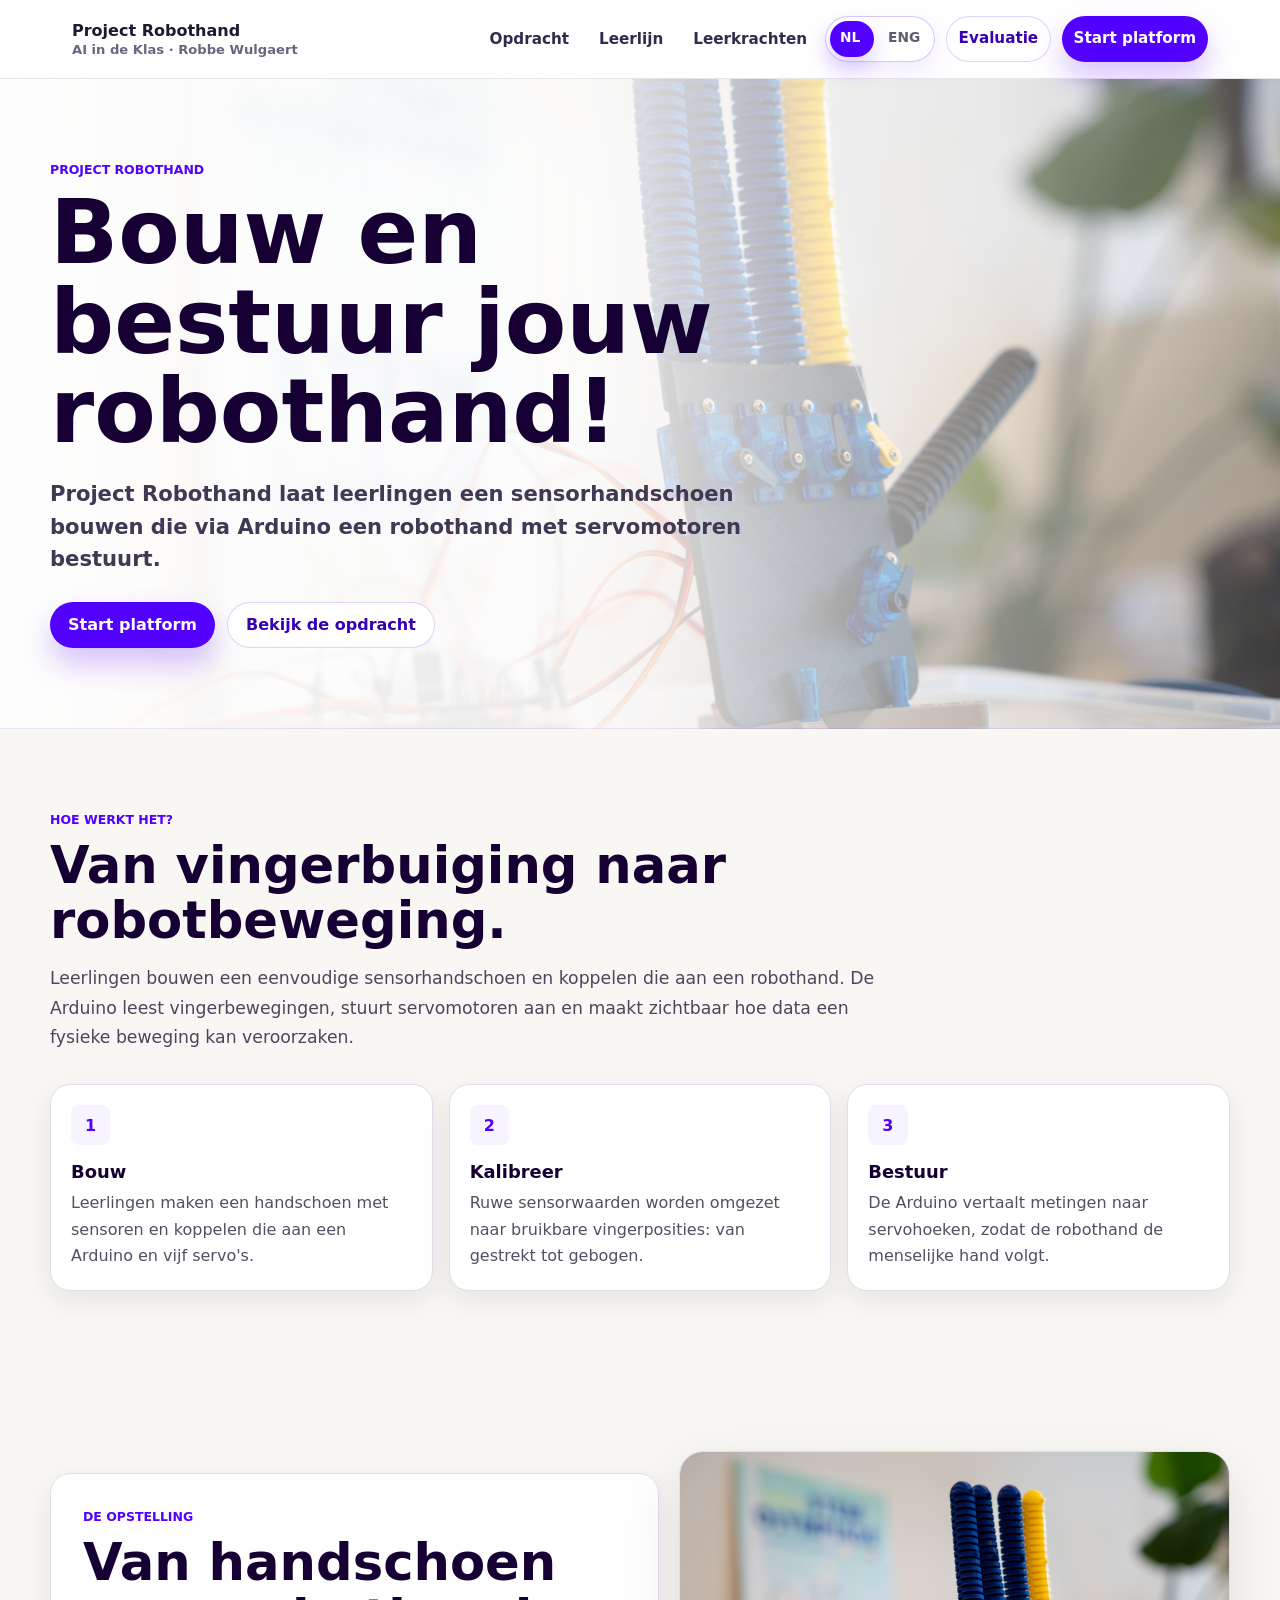
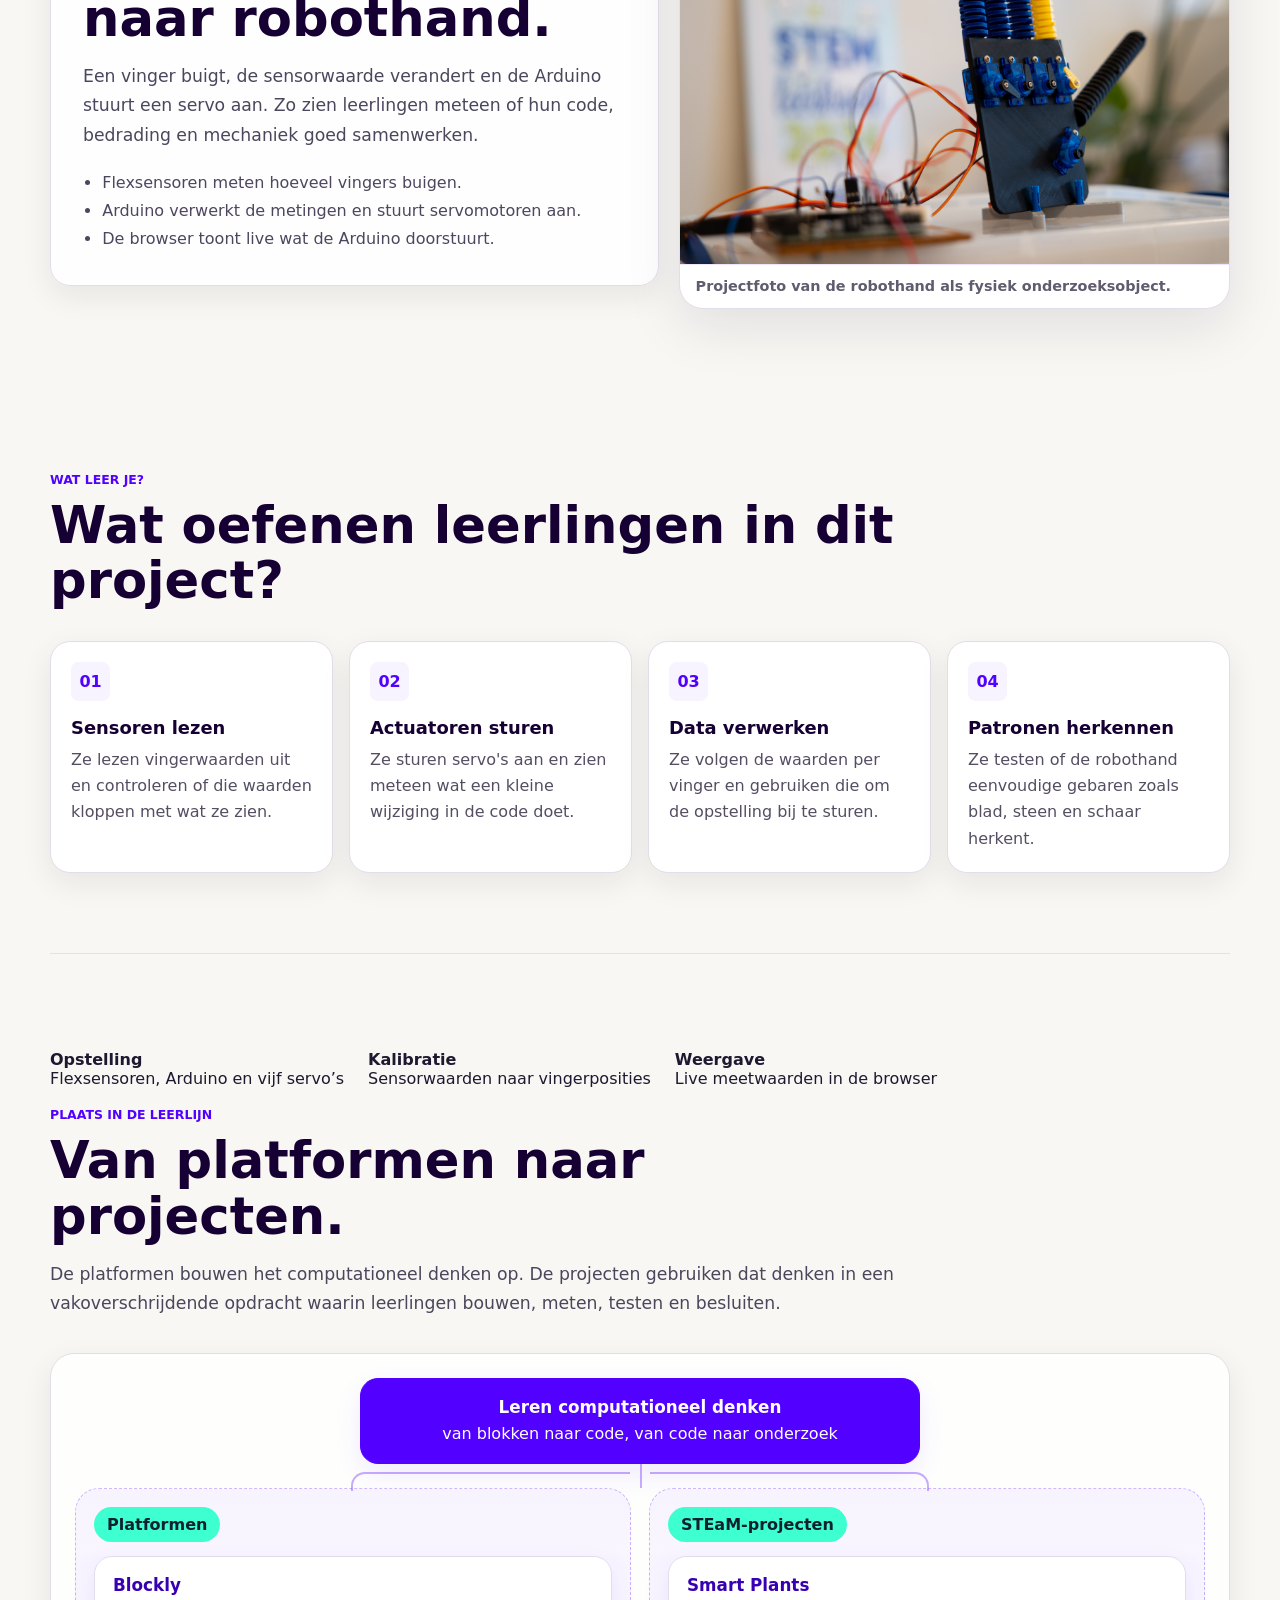
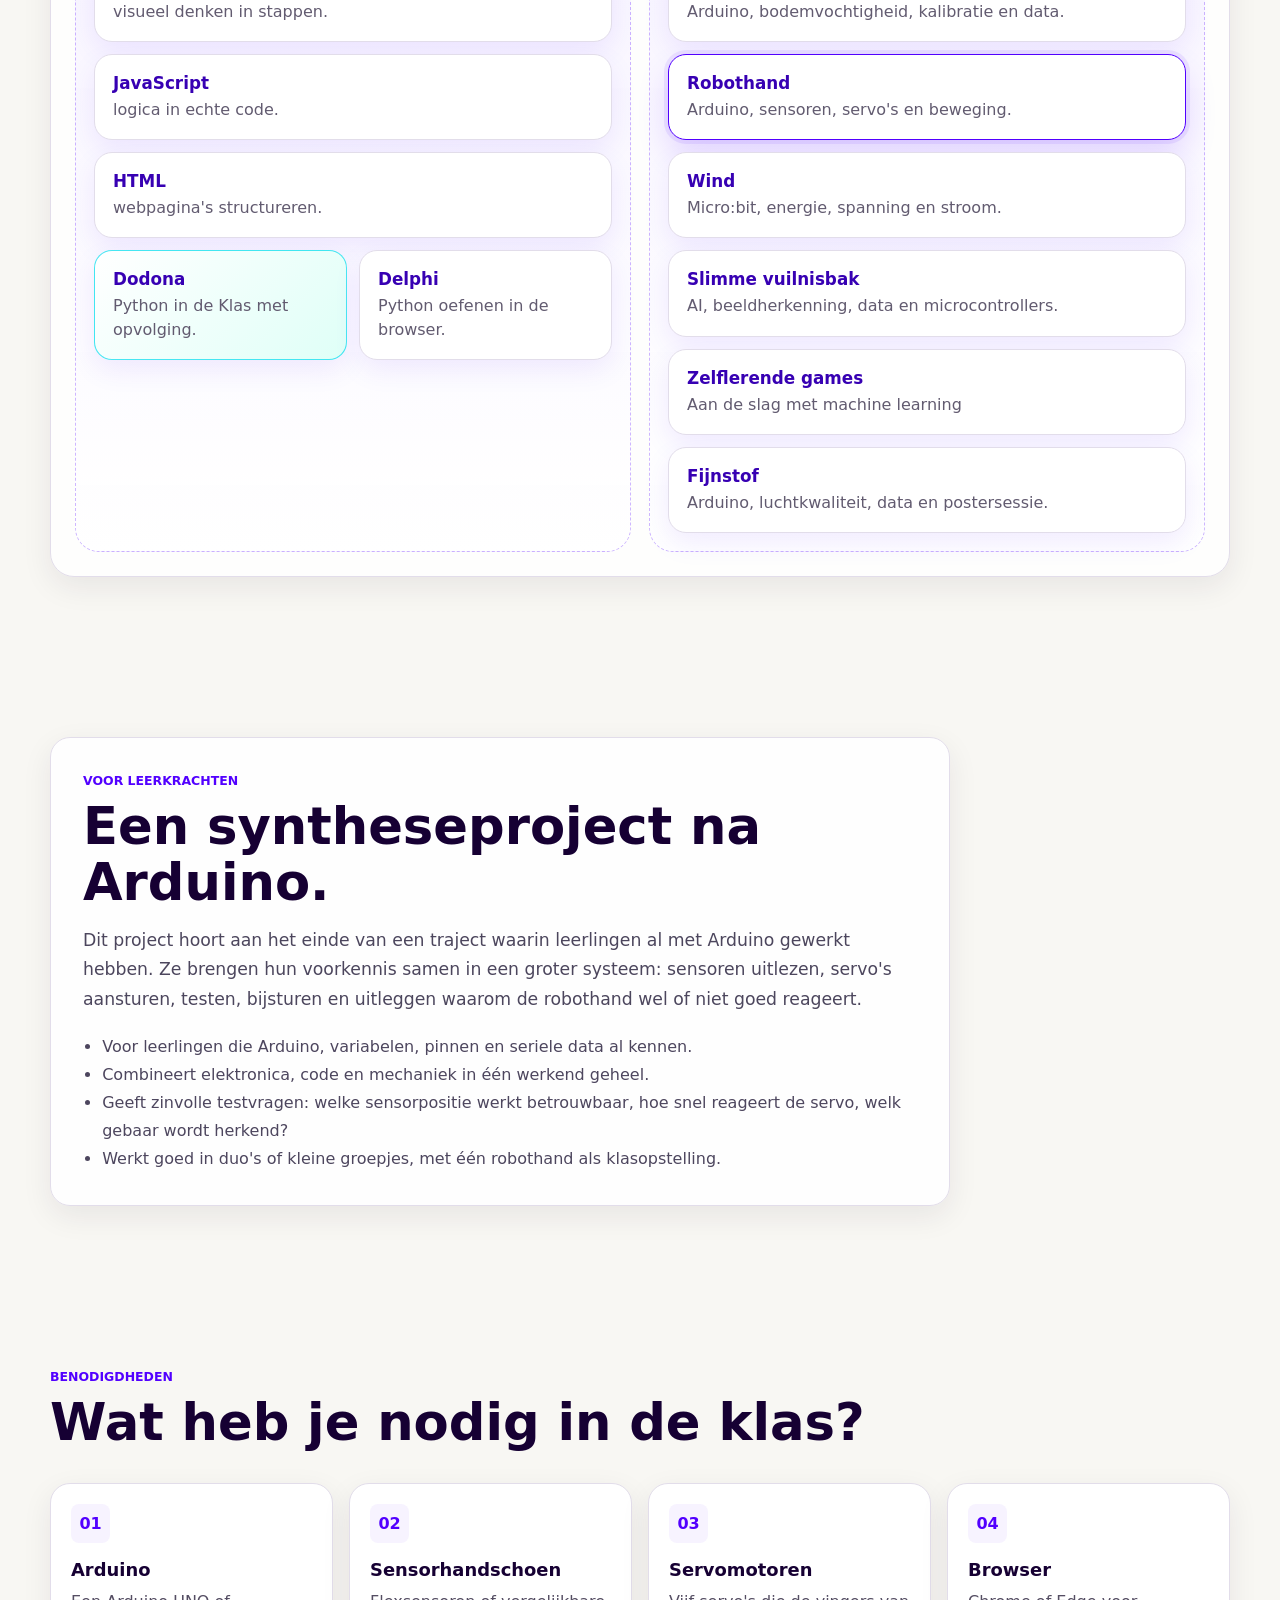
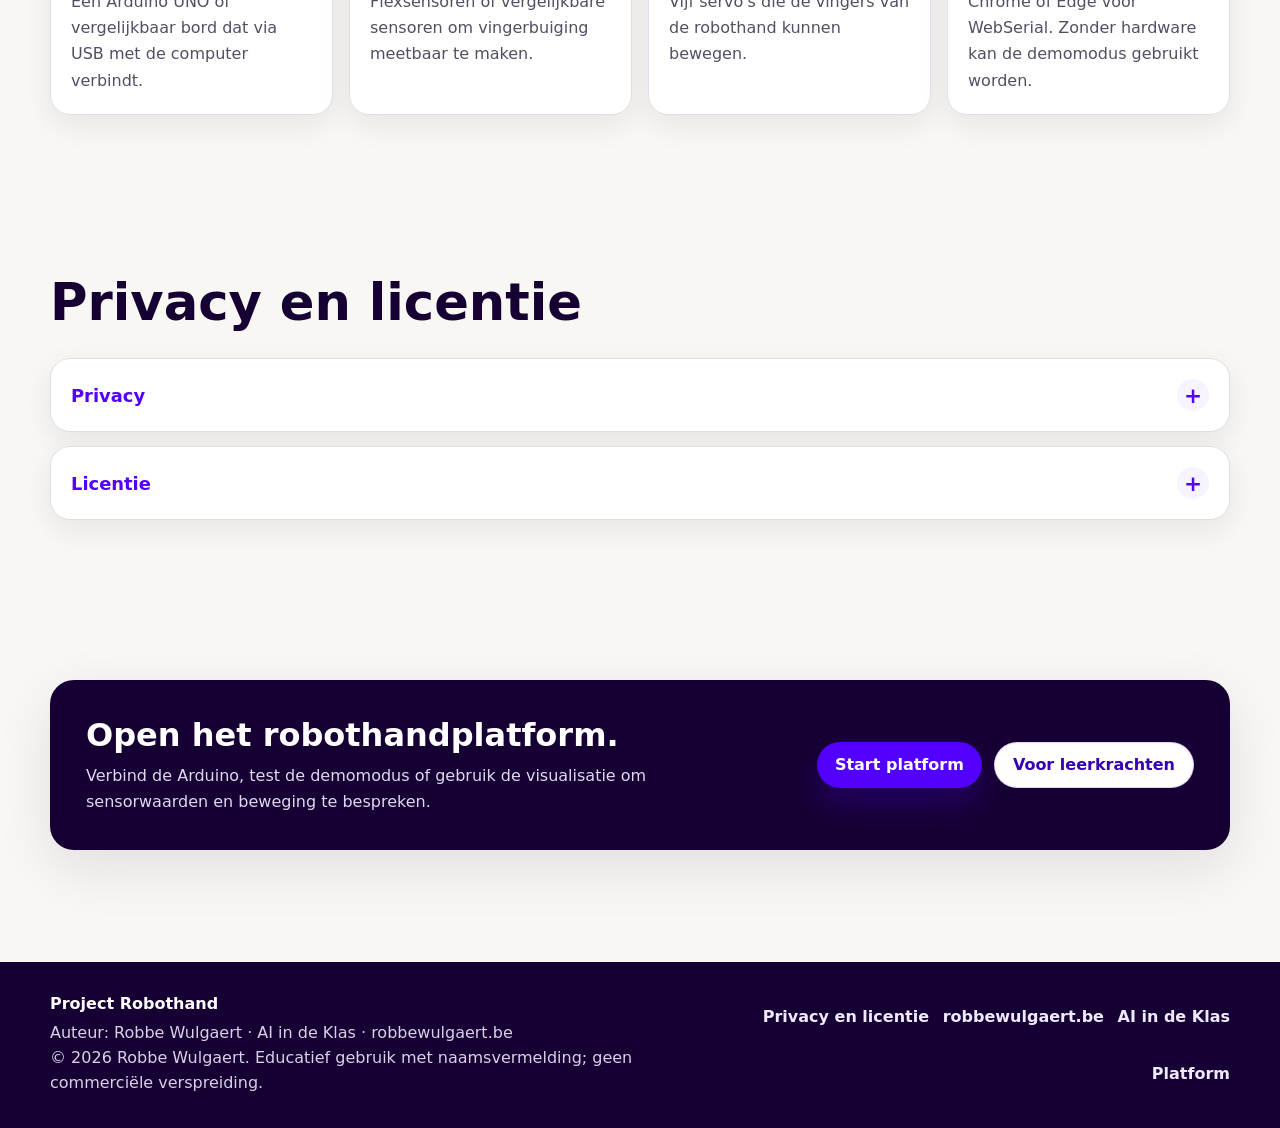
<file: index.html>
<!doctype html>
<!--
  Project Robothand
  Copyright (c) 2026 Robbe Wulgaert
-->
<html lang="nl-BE">
<head>
  <meta charset="utf-8" />
  <meta name="viewport" content="width=device-width, initial-scale=1" />
  <meta name="author" content="Robbe Wulgaert, AI in de Klas, robbewulgaert.be" />
  <meta name="copyright" content="Copyright (c) 2026 Robbe Wulgaert" />
  <!-- generated:favicon -->
  <link rel="icon" type="image/png" sizes="64x64" href="./favicon.png?v=ff7968036640">
  <link rel="shortcut icon" type="image/png" sizes="64x64" href="./favicon.png?v=ff7968036640">
  <!-- /generated:favicon -->
<link rel="stylesheet" href="style.css" />
  <style>@media (max-width: 980px) { .split { grid-template-columns: minmax(0, 1fr); } .cta-band > div { min-width: 0; } h1, h2 { overflow-wrap: anywhere; } }</style>
  <style id="language-toggle-styles">
.language-toggle {
  display: inline-flex;
  align-items: center;
  gap: 4px;
  border: 1px solid rgba(82, 0, 255, 0.22);
  border-radius: 999px;
  background: #fff;
  padding: 4px;
  box-shadow: 0 10px 24px rgba(82, 0, 255, 0.08);
}
.language-toggle a {
  min-width: 44px;
  min-height: 36px;
  border: 0;
  border-radius: 999px;
  padding: 8px 10px;
  background: transparent;
  color: var(--muted, var(--delphi-muted, #625b70));
  font: inherit;
  font-size: 0.86rem;
  font-weight: 900;
  cursor: pointer;
}
.language-toggle a.is-active {
  background: var(--brand, var(--brand-purple, var(--delphi-blue, #5200FF)));
  color: #fff;
  box-shadow: 0 10px 22px rgba(82, 0, 255, 0.20);
}
.language-toggle a:focus-visible {
  outline: 3px solid rgba(61, 255, 208, 0.75);
  outline-offset: 2px;
}
</style>
<!-- generated:seo-head -->
<title>Project Robothand</title>
<meta name="description" content="Project Robothand laat leerlingen een sensorhandschoen bouwen die via Arduino een robothand met servomotoren bestuurt.">
<meta name="robots" content="index, follow, max-image-preview:large">
<link rel="canonical" href="https://robbew.github.io/robothand/">
<link rel="alternate" hreflang="nl-BE" href="https://robbew.github.io/robothand/">
<link rel="alternate" hreflang="en" href="https://robbew.github.io/robothand/en.html">
<link rel="alternate" hreflang="x-default" href="https://robbew.github.io/robothand/">
<meta property="og:type" content="website">
<meta property="og:locale" content="nl_BE">
<meta property="og:title" content="Project Robothand">
<meta property="og:description" content="Project Robothand laat leerlingen een sensorhandschoen bouwen die via Arduino een robothand met servomotoren bestuurt.">
<meta property="og:url" content="https://robbew.github.io/robothand/">
<meta property="og:image" content="https://robbew.github.io/robothand/media/landing_page_photo.jpg">
<meta property="og:image:alt" content="Project Robothand — lesproject">
<meta name="twitter:card" content="summary_large_image">
<meta name="twitter:title" content="Project Robothand">
<meta name="twitter:description" content="Project Robothand laat leerlingen een sensorhandschoen bouwen die via Arduino een robothand met servomotoren bestuurt.">
<meta name="twitter:image" content="https://robbew.github.io/robothand/media/landing_page_photo.jpg">
<meta name="twitter:image:alt" content="Project Robothand — lesproject">
<script type="application/ld+json">{"@context":"https://schema.org","@graph":[{"@type":"WebPage","@id":"https://robbew.github.io/robothand/#webpage","url":"https://robbew.github.io/robothand/","name":"Project Robothand","description":"Project Robothand laat leerlingen een sensorhandschoen bouwen die via Arduino een robothand met servomotoren bestuurt.","inLanguage":"nl-BE","about":{"@id":"https://robbew.github.io/robothand/#resource"},"mainEntity":{"@id":"https://robbew.github.io/robothand/#resource"}},{"@type":"Person","@id":"https://robbew.github.io/aiindeklas/#robbe-wulgaert","name":"Robbe Wulgaert","url":"https://robbew.github.io/aiindeklas/"},{"@type":["CreativeWork","LearningResource"],"@id":"https://robbew.github.io/robothand/#resource","name":"Project Robothand","description":"Project Robothand laat leerlingen een sensorhandschoen bouwen die via Arduino een robothand met servomotoren bestuurt.","url":"https://robbew.github.io/robothand/","creator":{"@id":"https://robbew.github.io/aiindeklas/#robbe-wulgaert"},"license":"https://robbew.github.io/robothand/LICENSE.md","inLanguage":"nl-BE","teaches":["Sensorwaarden verwerken","Actuatoren aansturen en gebaren testen"],"abstract":"Opstelling: Flexsensoren, Arduino en vijf servo’s; Kalibratie: Sensorwaarden naar vingerposities; Weergave: Live meetwaarden in de browser"}]}</script>
<!-- /generated:seo-head -->
<style id="seo-facts-styles">.seo-facts dl { display: flex; flex-wrap: wrap; gap: 0.75rem 1.5rem; } .seo-facts dl > div { min-width: 10rem; } .seo-facts dt { font-weight: 700; } .seo-facts dd { margin: 0; } .language-toggle a { text-decoration: none; }</style>
</head>
<body class="landing-page">
  <a class="skip-link" href="#main">Spring naar inhoud</a>

  <header class="site-header">
    <nav class="nav" aria-label="Hoofdnavigatie">
      <button class="menu-button" id="menuButton" type="button" aria-label="Navigatiemenu openen" aria-expanded="false" aria-controls="navLinks" aria-haspopup="true">
        <span class="menu-icon" aria-hidden="true"></span>
      </button>
      <a class="brand-link" href="#top" aria-label="Project Robothand">
        <span class="brand-copy">
          <span class="brand-title">Project Robothand</span>
          <span class="brand-subtitle">AI in de Klas · Robbe Wulgaert</span>
        </span>
      </a>

      <div class="nav-links" id="navLinks">
        <div class="nav-bookmarks">
          <a href="#werking">Opdracht</a>
          <a href="#leerlijn">Leerlijn</a>
          <a href="#klas">Leerkrachten</a>
        </div>
        <div class="nav-actions">
          <div class="language-toggle" role="group" aria-label="Taalkeuze">
            <a href="./" data-language-choice="nl" class="is-active" aria-current="page">NL</a>
            <a href="en.html" data-language-choice="en">ENG</a>
          </div>
          <a class="btn btn-secondary" href="evaluatie.html">Evaluatie</a>
          <a class="btn btn-primary" href="platform.html">Start platform</a>
        </div>
      </div>
    </nav>
  </header>

  <main id="main">
    <section class="landing-hero" id="top" aria-label="Project Robothand">
      <div class="hero-content">
        <p class="section-kicker">Project Robothand</p>
        <h1>Bouw en bestuur jouw robothand!</h1>
        <p class="hero-lead">Project Robothand laat leerlingen een sensorhandschoen bouwen die via Arduino een robothand met servomotoren bestuurt.</p>
        <div class="hero-actions" aria-label="Belangrijke acties">
          <a class="btn btn-primary" href="platform.html">Start platform</a>
          <a class="btn btn-secondary" href="#werking">Bekijk de opdracht</a>
        </div>
      </div>
    </section>

    <section class="section landing-intro" id="werking">
      <p class="section-kicker">Hoe werkt het?</p>
      <h2 class="section-title">Van vingerbuiging naar robotbeweging.</h2>
      <p class="section-lead">
        Leerlingen bouwen een eenvoudige sensorhandschoen en koppelen die aan een robothand. De Arduino
        leest vingerbewegingen, stuurt servomotoren aan en maakt zichtbaar hoe data een fysieke beweging
        kan veroorzaken.
      </p>

      <div class="steps">
        <article class="step-card">
          <div class="step-number">1</div>
          <h3 class="card-title">Bouw</h3>
          <p class="card-copy">
            Leerlingen maken een handschoen met sensoren en koppelen die aan een Arduino en vijf servo's.
          </p>
        </article>
        <article class="step-card">
          <div class="step-number">2</div>
          <h3 class="card-title">Kalibreer</h3>
          <p class="card-copy">
            Ruwe sensorwaarden worden omgezet naar bruikbare vingerposities: van gestrekt tot gebogen.
          </p>
        </article>
        <article class="step-card">
          <div class="step-number">3</div>
          <h3 class="card-title">Bestuur</h3>
          <p class="card-copy">
            De Arduino vertaalt metingen naar servohoeken, zodat de robothand de menselijke hand volgt.
          </p>
        </article>
      </div>
    </section>

    <section class="section media-section" aria-label="Projectopstelling">
      <div class="split">
        <article class="audience-card">
          <p class="section-kicker">De opstelling</p>
          <h2 class="section-title">Van handschoen naar robothand.</h2>
          <p class="section-lead">
            Een vinger buigt, de sensorwaarde verandert en de Arduino stuurt een servo aan. Zo zien
            leerlingen meteen of hun code, bedrading en mechaniek goed samenwerken.
          </p>
          <ul class="bullet-list">
            <li>Flexsensoren meten hoeveel vingers buigen.</li>
            <li>Arduino verwerkt de metingen en stuurt servomotoren aan.</li>
            <li>De browser toont live wat de Arduino doorstuurt.</li>
          </ul>
        </article>

        <figure class="photo-frame">
          <img src="media/landing_page_photo.jpg" alt="Robothand projectopstelling met mechanische hand" />
          <figcaption>Projectfoto van de robothand als fysiek onderzoeksobject.</figcaption>
        </figure>
      </div>
    </section>

    <section class="section" id="leren">
      <p class="section-kicker">Wat leer je?</p>
      <h2 class="section-title">Wat oefenen leerlingen in dit project?</h2>

      <div class="feature-grid">
        <article class="feature-card">
          <div class="feature-icon">01</div>
          <h3 class="card-title">Sensoren lezen</h3>
          <p class="card-copy">
            Ze lezen vingerwaarden uit en controleren of die waarden kloppen met wat ze zien.
          </p>
        </article>
        <article class="feature-card">
          <div class="feature-icon">02</div>
          <h3 class="card-title">Actuatoren sturen</h3>
          <p class="card-copy">
            Ze sturen servo's aan en zien meteen wat een kleine wijziging in de code doet.
          </p>
        </article>
        <article class="feature-card">
          <div class="feature-icon">03</div>
          <h3 class="card-title">Data verwerken</h3>
          <p class="card-copy">
            Ze volgen de waarden per vinger en gebruiken die om de opstelling bij te sturen.
          </p>
        </article>
        <article class="feature-card">
          <div class="feature-icon">04</div>
          <h3 class="card-title">Patronen herkennen</h3>
          <p class="card-copy">
            Ze testen of de robothand eenvoudige gebaren zoals blad, steen en schaar herkent.
          </p>
        </article>
      </div>
    </section>

    <section class="section curriculum-section" id="leerlijn">
      <!-- generated:seo-facts -->
<section class="seo-facts" aria-label="Projectgegevens"><dl><div><dt>Opstelling</dt><dd>Flexsensoren, Arduino en vijf servo’s</dd></div><div><dt>Kalibratie</dt><dd>Sensorwaarden naar vingerposities</dd></div><div><dt>Weergave</dt><dd>Live meetwaarden in de browser</dd></div></dl></section>
<!-- /generated:seo-facts -->
      <!-- generated:heading -->
      <p class="section-kicker">Plaats in de leerlijn</p>
      <h2 class="section-title">Van platformen naar projecten.</h2>
      <p class="section-lead">De platformen bouwen het computationeel denken op. De projecten gebruiken dat denken in een vakoverschrijdende opdracht waarin leerlingen bouwen, meten, testen en besluiten.</p>
      <!-- /generated:heading -->

      <!-- generated:tree -->
      <div class="family-tree" aria-label="Leerlijn van platformen en projecten">
        <div class="tree-root">
          <a class="tree-node root" href="https://www.aiindeklas.be" target="_blank" rel="noopener">
            <strong>Leren computationeel denken</strong>
            <span>van blokken naar code, van code naar onderzoek</span>
          </a>
        </div>
        <div class="tree-branches">
          <div class="tree-branch">
            <div class="branch-title">Platformen</div>
            <div class="tree-stack">
              <a class="tree-node" href="https://robbew.github.io/Blockly/" target="_blank" rel="noopener">
                <strong>Blockly</strong>
                <span>visueel denken in stappen.</span>
              </a>
              <a class="tree-node" href="https://robbew.github.io/jsindeklas/" target="_blank" rel="noopener">
                <strong>JavaScript</strong>
                <span>logica in echte code.</span>
              </a>
              <a class="tree-node" href="https://robbew.github.io/htmlindeklas/" target="_blank" rel="noopener">
                <strong>HTML</strong>
                <span>webpagina&#x27;s structureren.</span>
              </a>
              <div class="delphi-dodona-pair" aria-label="Dodona en Delphi">
                <a class="tree-node dodona" href="https://dodona.be/nl/courses/2641/" target="_blank" rel="noopener">
                  <strong>Dodona</strong>
                  <span>Python in de Klas met opvolging.</span>
                </a>
                <a class="tree-node" href="https://robbew.github.io/delphi/" target="_blank" rel="noopener">
                  <strong>Delphi</strong>
                  <span>Python oefenen in de browser.</span>
                </a>
              </div>
            </div>
          </div>
          <div class="tree-branch">
            <div class="branch-title">STEaM-projecten</div>
            <div class="tree-stack">
              <a class="tree-node" href="https://robbew.github.io/smartplants/" target="_blank" rel="noopener">
                <strong>Smart Plants</strong>
                <span>Arduino, bodemvochtigheid, kalibratie en data.</span>
              </a>
              <a class="tree-node current" href="https://robbew.github.io/robothand/" target="_blank" rel="noopener" aria-current="page">
                <strong>Robothand</strong>
                <span>Arduino, sensoren, servo&#x27;s en beweging.</span>
              </a>
              <a class="tree-node" href="https://robbew.github.io/projectwind/" target="_blank" rel="noopener">
                <strong>Wind</strong>
                <span>Micro:bit, energie, spanning en stroom.</span>
              </a>
              <a class="tree-node" href="https://robbew.github.io/slimme_vuilnisbak/" target="_blank" rel="noopener">
                <strong>Slimme vuilnisbak</strong>
                <span>AI, beeldherkenning, data en microcontrollers.</span>
              </a>
              <a class="tree-node" href="https://robbew.github.io/aiindeklas/zelflerende-games/" target="_blank" rel="noopener">
                <strong>Zelflerende games</strong>
                <span>Aan de slag met machine learning</span>
              </a>
              <a class="tree-node" href="https://robbew.github.io/projectfijnstof/" target="_blank" rel="noopener">
                <strong>Fijnstof</strong>
                <span>Arduino, luchtkwaliteit, data en postersessie.</span>
              </a>
            </div>
          </div>
        </div>
      </div>
      <!-- /generated:tree -->
    </section>

    <section class="section" id="klas">
      <article class="audience-card">
        <p class="section-kicker">Voor leerkrachten</p>
        <h2 class="section-title">Een syntheseproject na Arduino.</h2>
        <p class="section-lead">
          Dit project hoort aan het einde van een traject waarin leerlingen al met Arduino gewerkt hebben.
          Ze brengen hun voorkennis samen in een groter systeem: sensoren uitlezen, servo's aansturen,
          testen, bijsturen en uitleggen waarom de robothand wel of niet goed reageert.
        </p>
        <ul class="bullet-list">
          <li>Voor leerlingen die Arduino, variabelen, pinnen en seriele data al kennen.</li>
          <li>Combineert elektronica, code en mechaniek in één werkend geheel.</li>
          <li>Geeft zinvolle testvragen: welke sensorpositie werkt betrouwbaar, hoe snel reageert de servo, welk gebaar wordt herkend?</li>
          <li>Werkt goed in duo's of kleine groepjes, met één robothand als klasopstelling.</li>
        </ul>
      </article>
    </section>

    <section class="section" id="benodigdheden">
      <p class="section-kicker">Benodigdheden</p>
      <h2 class="section-title">Wat heb je nodig in de klas?</h2>

      <div class="feature-grid">
        <article class="feature-card">
          <div class="feature-icon">01</div>
          <h3 class="card-title">Arduino</h3>
          <p class="card-copy">Een Arduino UNO of vergelijkbaar bord dat via USB met de computer verbindt.</p>
        </article>
        <article class="feature-card">
          <div class="feature-icon">02</div>
          <h3 class="card-title">Sensorhandschoen</h3>
          <p class="card-copy">Flexsensoren of vergelijkbare sensoren om vingerbuiging meetbaar te maken.</p>
        </article>
        <article class="feature-card">
          <div class="feature-icon">03</div>
          <h3 class="card-title">Servomotoren</h3>
          <p class="card-copy">Vijf servo's die de vingers van de robothand kunnen bewegen.</p>
        </article>
        <article class="feature-card">
          <div class="feature-icon">04</div>
          <h3 class="card-title">Browser</h3>
          <p class="card-copy">Chrome of Edge voor WebSerial. Zonder hardware kan de demomodus gebruikt worden.</p>
        </article>
      </div>
    </section>

    <section class="section" id="privacy-license">
      <h2 class="section-title">Privacy en licentie</h2>
      <div class="privacy-license-list">
        <details class="feature-card privacy-license-details">
          <summary>Privacy</summary>
          <div class="privacy-license-content">
            <p class="card-copy">Dit project gebruikt geen eigen analytics of advertentiecookies. Invoer, voortgang en sensorgegevens worden in de browser verwerkt en kunnen lokaal op het toestel worden bewaard. Een download of export gebeurt alleen wanneer de gebruiker die zelf start. Toegang tot aangesloten hardware gebeurt alleen na toestemming in de browser. GitHub Pages registreert het IP-adres van bezoekers voor beveiligingsdoeleinden; externe diensten vallen onder het privacybeleid van hun aanbieder.</p>
            <p class="card-copy"><a href="https://docs.github.com/en/pages/getting-started-with-github-pages/what-is-github-pages#data-collection">Lees hoe GitHub Pages technische bezoekgegevens verwerkt.</a></p>
          </div>
        </details>
        <details class="feature-card privacy-license-details">
          <summary>Licentie</summary>
          <div class="privacy-license-content">
            <p class="card-copy">Het oorspronkelijke projectmateriaal van Robbe Wulgaert mag gratis worden gebruikt, gekopieerd en aangepast voor onderwijs, op voorwaarde dat “Robbe Wulgaert – AI in de Klas” duidelijk zichtbaar wordt vermeld, waar redelijkerwijs mogelijk met een link naar het oorspronkelijke project. Commerciële verkoop, betaalde verspreiding, sublicentiëring of herverpakking als commercieel product is niet toegestaan zonder voorafgaande schriftelijke toestemming. Voor ander gebruik buiten onderwijs is ook voorafgaande schriftelijke toestemming nodig. Componenten van derden blijven onder hun eigen licenties vallen.</p>
            <p class="card-copy"><a href="LICENSE.md">Lees de volledige licentievoorwaarden.</a></p>
          </div>
        </details>
      </div>
    </section>

    <section class="section" aria-label="Volgende stap">
      <div class="cta-band">
        <div>
          <h2>Open het robothandplatform.</h2>
          <p>
            Verbind de Arduino, test de demomodus of gebruik de visualisatie om sensorwaarden en beweging te bespreken.
          </p>
        </div>
        <div class="cta-actions">
          <a class="btn btn-primary" href="platform.html">Start platform</a>
          <a class="btn btn-secondary" href="#klas">Voor leerkrachten</a>
        </div>
      </div>
    </section>
  </main>

  <footer class="site-footer">
    <div class="footer-inner">
      <div>
        <div class="footer-title">Project Robothand</div>
        <p>
          Auteur: Robbe Wulgaert · AI in de Klas · robbewulgaert.be<br />
          © 2026 Robbe Wulgaert. Educatief gebruik met naamsvermelding; geen commerciële verspreiding.
        </p>
      </div>

      <div class="footer-links" aria-label="Footerlinks">
        <a href="#privacy-license">Privacy en licentie</a>
        <a href="https://www.robbewulgaert.be">robbewulgaert.be</a>
        <a href="https://www.aiindeklas.be">AI in de Klas</a>
        <a href="platform.html">Platform</a>
      </div>
    </div>
  </footer>

  <script>
    const menuButton = document.getElementById("menuButton");
    const navLinks = document.getElementById("navLinks");

    if (menuButton && navLinks) {
      const setMenuState = (isOpen, restoreFocus = false, focusFirstLink = false) => {
        navLinks.classList.toggle("is-open", isOpen);
        menuButton.setAttribute("aria-expanded", String(isOpen));
        const isEnglish = document.documentElement.lang.startsWith("en");
        menuButton.setAttribute("aria-label", isOpen
          ? (isEnglish ? "Close navigation menu" : "Navigatiemenu sluiten")
          : (isEnglish ? "Open navigation menu" : "Navigatiemenu openen"));
        if (isOpen && focusFirstLink) navLinks.querySelector("a")?.focus();
        if (!isOpen && restoreFocus) menuButton.focus();
      };

      menuButton.addEventListener("click", () => {
        const isOpening = menuButton.getAttribute("aria-expanded") !== "true";
        setMenuState(isOpening, false, true);
      });

      navLinks.addEventListener("click", (event) => {
        if (event.target instanceof HTMLAnchorElement) setMenuState(false);
      });

      document.addEventListener("click", (event) => {
        if (menuButton.getAttribute("aria-expanded") === "true"
          && !navLinks.contains(event.target)
          && !menuButton.contains(event.target)) {
          setMenuState(false);
        }
      });

      document.addEventListener("keydown", (event) => {
        if (event.key === "Escape" && menuButton.getAttribute("aria-expanded") === "true") {
          setMenuState(false, true);
        }
      });

      window.addEventListener("resize", () => {
        if (window.matchMedia("(min-width: 761px)").matches) setMenuState(false);
      });
    }
  </script>
<script id="language-toggle-script">
(() => {
  const LANGUAGE_KEY = "aiindeklas:index-language";
  const TRANSLATIONS = {
  "Belangrijke acties": "Key actions",
  "Hoe werkt het?": "How does it work?",
  "Start": "Get started",
  "Footerlinks": "Footer links",
  "Navigatie openen": "Open navigation",
  "Projectopstelling": "Project setup",
  "PDF-export": "PDF export",
  "Formularium": "Reference sheet",
  "De opstelling": "The setup",
  "Robothand projectopstelling met mechanische hand": "Robotic hand project setup with a mechanical hand",
  "Volgende stap": "Next step",
  // generated:translations
  "Plaats in de leerlijn": "Place in the learning path",
  "Van platformen naar projecten.": "From platforms to projects.",
  "De platformen bouwen het computationeel denken op. De projecten gebruiken dat denken in een vakoverschrijdende opdracht waarin leerlingen bouwen, meten, testen en besluiten.": "The platforms build computational thinking. The projects use that thinking in a cross-curricular assignment in which students build, measure, test and conclude.",
  "Leerlijn van platformen en projecten": "Learning path of platforms and projects",
  "Leren computationeel denken": "Learning computational thinking",
  "van blokken naar code, van code naar onderzoek": "from blocks to code, from code to research",
  "Blockly": "Blockly",
  "visueel denken in stappen.": "visual step-by-step thinking.",
  "JavaScript": "JavaScript",
  "logica in echte code.": "logic in real code.",
  "HTML": "HTML",
  "webpagina's structureren.": "structuring webpages.",
  "Dodona": "Dodona",
  "Python in de Klas met opvolging.": "Python in the Classroom with tracking.",
  "Delphi": "Delphi",
  "Python oefenen in de browser.": "Practice Python in the browser.",
  "Smart Plants": "Smart Plants",
  "Arduino, bodemvochtigheid, kalibratie en data.": "Arduino, soil moisture, calibration and data.",
  "Robothand": "Robotic hand",
  "Arduino, sensoren, servo's en beweging.": "Arduino, sensors, servos and movement.",
  "Wind": "Wind",
  "Micro:bit, energie, spanning en stroom.": "Micro:bit, energy, voltage and current.",
  "Slimme vuilnisbak": "Smart bin",
  "AI, beeldherkenning, data en microcontrollers.": "AI, image recognition, data and microcontrollers.",
  "Zelflerende games": "Self-learning games",
  "Aan de slag met machine learning": "Getting started with machine learning",
  "Fijnstof": "Particulate matter",
  "Arduino, luchtkwaliteit, data en postersessie.": "Arduino, air quality, data and poster session.",
  "Platformen": "Platforms",
  "STEaM-projecten": "STEaM projects",
  "Dodona en Delphi": "Dodona and Delphi",
  // /generated:translations
  "Privacy en licentie": "Privacy and licence",
  "Dit project gebruikt geen eigen analytics of advertentiecookies. Invoer, voortgang en sensorgegevens worden in de browser verwerkt en kunnen lokaal op het toestel worden bewaard. Een download of export gebeurt alleen wanneer de gebruiker die zelf start. Toegang tot aangesloten hardware gebeurt alleen na toestemming in de browser. GitHub Pages registreert het IP-adres van bezoekers voor beveiligingsdoeleinden; externe diensten vallen onder het privacybeleid van hun aanbieder.": "This project does not use its own analytics or advertising cookies. Input, progress and sensor data are processed in the browser and may be stored locally on the device. A download or export occurs only when the user initiates it. Connected hardware is accessed only after permission is given in the browser. GitHub Pages logs visitors’ IP addresses for security purposes; external services are governed by their provider’s privacy policy.",
  "Lees hoe GitHub Pages technische bezoekgegevens verwerkt.": "Read how GitHub Pages processes technical visitor data.",
  "Educatief gebruik met naamsvermelding": "Educational use with attribution",
  "Het oorspronkelijke projectmateriaal van Robbe Wulgaert mag gratis worden gebruikt, gekopieerd en aangepast voor onderwijs, op voorwaarde dat “Robbe Wulgaert – AI in de Klas” duidelijk zichtbaar wordt vermeld, waar redelijkerwijs mogelijk met een link naar het oorspronkelijke project. Commerciële verkoop, betaalde verspreiding, sublicentiëring of herverpakking als commercieel product is niet toegestaan zonder voorafgaande schriftelijke toestemming. Voor ander gebruik buiten onderwijs is ook voorafgaande schriftelijke toestemming nodig. Componenten van derden blijven onder hun eigen licenties vallen.": "Original project material by Robbe Wulgaert may be used, copied and adapted free of charge for education, provided that ‘Robbe Wulgaert – AI in de Klas’ is clearly displayed, where reasonably practical with a link to the original project. Commercial sale, paid distribution, sublicensing or repackaging as a commercial product is not permitted without prior written permission. Other uses outside education also require prior written permission. Third-party components remain subject to their own licences.",
  "Lees de volledige licentievoorwaarden.": "Read the full licence terms.",
  "© 2026 Robbe Wulgaert. Educatief gebruik met naamsvermelding; geen commerciële verspreiding.": "© 2026 Robbe Wulgaert. Educational use with attribution; no commercial distribution.",
  "Spring naar inhoud": "Skip to content",
  "Spring naar hoofdinhoud": "Skip to main content",
  "Hoofdnavigatie": "Main navigation",
  "Paginaonderdelen": "Page sections",
  "Taalkeuze": "Language selection",
  "Navigatiemenu openen": "Open navigation menu",
  "Navigatiemenu sluiten": "Close navigation menu",
  "Evaluatie": "Evaluation",
  "Opdracht": "Assignment",
  "Werking": "How it works",
  "Wat leer je?": "What will you learn?",
  "Onderdelen": "Components",
  "Familie": "Family",
  "Voor leerkrachten": "For teachers",
  "Leerkrachten": "Teachers",
  "Leerlijn": "Learning path",
  "Benodigdheden": "Materials",
  "Privacy": "Privacy",
  "Opstelling": "Setup",
  "Gebruik": "Use",
  "README": "README",
  "Platform": "Platform",
  "Pythia": "Pythia",
  "Start leerplatform": "Start learning platform",
  "Start platform": "Start platform",
  "Menu": "Menu",
  "Bekijk de opdracht": "View the assignment",
  "Lees README": "Read README",
  "Leerplatform": "Learning platform",
  "Onderzoeksplatform": "Research platform",
  "Oefeningmaker": "Exercise builder",
  "Open oefeningmaker": "Open exercise builder",
  "Slimme Vuilnisbak": "Smart Bin",
  "Geen installatie of leerlingenaccount.": "No installation or student account.",
  "Lokale bibliotheken voor grafieken en PDF-export.": "Local libraries for charts and PDF export.",
  "Geschikt voor GitHub Pages.": "Suitable for GitHub Pages.",
  "robbewulgaert.be": "robbewulgaert.be",
  "AI in de Klas": "AI in de Klas",
  "Auteur: Robbe Wulgaert · AI in de Klas · robbewulgaert.be": "Author: Robbe Wulgaert · AI in de Klas · robbewulgaert.be",
  "Auteur: Robbe Wulgaert · AI in de Klas · robbewulgaert.be · © 2026 Robbe Wulgaert.": "Author: Robbe Wulgaert · AI in de Klas · robbewulgaert.be · © 2026 Robbe Wulgaert.",
  "Robbe Wulgaert, AI in de Klas, robbewulgaert.be": "Robbe Wulgaert, AI in de Klas, robbewulgaert.be",
  "Licentie": "License",
  "Third-party notices": "Third-party notices",
  "Contact": "Contact",
  "Project Robothand": "Project Robotic Hand",
  "Bouw en bestuur jouw robothand!": "Build and control your robotic hand!",
  "Leerlingen bouwen een sensorhandschoen, sturen servomotoren aan met Arduino en ontdekken hoe beweging wordt omgezet naar data, code en mechanische actie.": "Students build a sensor glove, control servomotors with Arduino and discover how movement is converted into data, code and mechanical action.",
  "Van vingerbuiging naar robotbeweging.": "From finger bending to robotic movement.",
  "Leerlingen bouwen een eenvoudige sensorhandschoen en koppelen die aan een robothand. De Arduino leest vingerbewegingen, stuurt servomotoren aan en maakt zichtbaar hoe data een fysieke beweging kan veroorzaken.": "Students build a simple sensor glove and connect it to a robotic hand. The Arduino reads finger movements, controls servomotors and makes visible how data can cause a physical movement.",
  "Bouw": "Build",
  "Leerlingen maken een handschoen met sensoren en koppelen die aan een Arduino en vijf servo's.": "Students make a glove with sensors and connect it to an Arduino and five servos.",
  "Kalibreer": "Calibrate",
  "Ruwe sensorwaarden worden omgezet naar bruikbare vingerposities: van gestrekt tot gebogen.": "Raw sensor values are converted into usable finger positions: from straight to bent.",
  "Bestuur": "Control",
  "De Arduino vertaalt metingen naar servohoeken, zodat de robothand de menselijke hand volgt.": "The Arduino translates measurements into servo angles so the robotic hand follows the human hand.",
  "Van handschoen naar robothand.": "From glove to robotic hand.",
  "Een vinger buigt, de sensorwaarde verandert en de Arduino stuurt een servo aan. Zo zien leerlingen meteen of hun code, bedrading en mechaniek goed samenwerken.": "A finger bends, the sensor value changes and the Arduino controls a servo. This lets students immediately see whether their code, wiring and mechanics work together.",
  "Flexsensoren meten hoeveel vingers buigen.": "Flex sensors measure how much fingers bend.",
  "Arduino verwerkt de metingen en stuurt servomotoren aan.": "Arduino processes the measurements and controls servomotors.",
  "De browser toont live wat de Arduino doorstuurt.": "The browser shows live what the Arduino sends.",
  "Projectfoto van de robothand als fysiek onderzoeksobject.": "Project photo of the robotic hand as a physical research object.",
  "Wat oefenen leerlingen in dit project?": "What do students practise in this project?",
  "Sensoren lezen": "Reading sensors",
  "Ze lezen vingerwaarden uit en controleren of die waarden kloppen met wat ze zien.": "They read finger values and check whether those values match what they see.",
  "Actuatoren sturen": "Controlling actuators",
  "Ze sturen servo's aan en zien meteen wat een kleine wijziging in de code doet.": "They control servos and immediately see what a small change in the code does.",
  "Data verwerken": "Processing data",
  "Ze volgen de waarden per vinger en gebruiken die om de opstelling bij te sturen.": "They follow the values per finger and use them to adjust the setup.",
  "Patronen herkennen": "Recognising patterns",
  "Ze testen of de robothand eenvoudige gebaren zoals blad, steen en schaar herkent.": "They test whether the robotic hand recognises simple gestures such as paper, rock and scissors.",
  "Een syntheseproject na Arduino.": "A synthesis project after Arduino.",
  "Dit project hoort aan het einde van een traject waarin leerlingen al met Arduino gewerkt hebben. Ze brengen hun voorkennis samen in een groter systeem: sensoren uitlezen, servo's aansturen, testen, bijsturen en uitleggen waarom de robothand wel of niet goed reageert.": "This project belongs at the end of a pathway in which students have already worked with Arduino. They bring prior knowledge together in a larger system: reading sensors, controlling servos, testing, adjusting and explaining why the robotic hand does or does not respond well.",
  "Voor leerlingen die Arduino, variabelen, pinnen en seriele data al kennen.": "For students who already know Arduino, variables, pins and serial data.",
  "Combineert elektronica, code en mechaniek in één werkend geheel.": "Combines electronics, code and mechanics in one working whole.",
  "Geeft zinvolle testvragen: welke sensorpositie werkt betrouwbaar, hoe snel reageert de servo, welk gebaar wordt herkend?": "Provides meaningful test questions: which sensor position works reliably, how quickly does the servo respond, which gesture is recognised?",
  "Werkt goed in duo's of kleine groepjes, met één robothand als klasopstelling.": "Works well in pairs or small groups, with one robotic hand as a class setup.",
  "Wat heb je nodig in de klas?": "What do you need in class?",
  "Een Arduino UNO of vergelijkbaar bord dat via USB met de computer verbindt.": "An Arduino UNO or similar board that connects to the computer by USB.",
  "Sensorhandschoen": "Sensor glove",
  "Flexsensoren of vergelijkbare sensoren om vingerbuiging meetbaar te maken.": "Flex sensors or similar sensors to make finger bending measurable.",
  "Servomotoren": "Servomotors",
  "Vijf servo's die de vingers van de robothand kunnen bewegen.": "Five servos that can move the fingers of the robotic hand.",
  "Chrome of Edge voor WebSerial. Zonder hardware kan de demomodus gebruikt worden.": "Chrome or Edge for WebSerial. Without hardware, the demo mode can be used.",
  "De webomgeving draait als gewone website. Data blijft lokaal in de browser en leerlingen werken zonder account.": "The web environment runs as a normal website. Data stays locally in the browser and students work without an account.",
  "Open het robothandplatform.": "Open the robotic hand platform.",
  "Verbind de Arduino, test de demomodus of gebruik de visualisatie om sensorwaarden en beweging te bespreken.": "Connect the Arduino, test the demo mode or use the visualisation to discuss sensor values and movement."
};
  const META = {
  "title": "Project Robotic Hand",
  "description": "Project Robotic Hand is a classroom project in which students use Arduino, sensors and servomotors to investigate how a robotic hand can imitate human movement."
};
  const SKIP_TAGS = new Set(["SCRIPT", "STYLE", "NOSCRIPT", "TEXTAREA", "INPUT", "SELECT", "OPTION"]);
  const TEXT_NODES = [];
  const ATTR_NODES = [];
  let originalTitle = document.title;
  let originalDescription = null;
  const normalize = (value) => String(value || "").replace(/\s+/g, " ").trim();
  function preserveOuterWhitespace(original, translated) {
    const start = original.match(/^\s*/)?.[0] || "";
    const end = original.match(/\s*$/)?.[0] || "";
    return start + translated + end;
  }
  function collectTextNodes() {
    if (TEXT_NODES.length) return;
    const walker = document.createTreeWalker(document.body, NodeFilter.SHOW_TEXT, {
      acceptNode(node) {
        const parent = node.parentElement;
        if (!parent || SKIP_TAGS.has(parent.tagName)) return NodeFilter.FILTER_REJECT;
        return normalize(node.nodeValue) ? NodeFilter.FILTER_ACCEPT : NodeFilter.FILTER_REJECT;
      }
    });
    while (walker.nextNode()) {
      const node = walker.currentNode;
      TEXT_NODES.push({ node, original: node.nodeValue, key: normalize(node.nodeValue) });
    }
  }
  function collectAttributes() {
    if (ATTR_NODES.length) return;
    document.querySelectorAll("[aria-label], [alt], [title], [placeholder]").forEach((element) => {
      ["aria-label", "alt", "title", "placeholder"].forEach((attr) => {
        if (element.hasAttribute(attr)) {
          const original = element.getAttribute(attr);
          ATTR_NODES.push({ element, attr, original, key: normalize(original) });
        }
      });
    });
  }
  function setLanguage(language) {
    const useEnglish = language === "en";
    collectTextNodes();
    collectAttributes();
    TEXT_NODES.forEach((entry) => {
      const translated = TRANSLATIONS[entry.key];
      entry.node.nodeValue = useEnglish && translated ? preserveOuterWhitespace(entry.original, translated) : entry.original;
    });
    ATTR_NODES.forEach((entry) => {
      const translated = TRANSLATIONS[entry.key];
      entry.element.setAttribute(entry.attr, useEnglish && translated ? translated : entry.original);
    });
    document.documentElement.lang = useEnglish ? "en" : "nl-BE";
    document.title = useEnglish && META.title ? META.title : originalTitle;
    const description = document.querySelector('meta[name="description"]');
    if (description) {
      if (originalDescription === null) originalDescription = description.getAttribute("content") || "";
      description.setAttribute("content", useEnglish && META.description ? META.description : originalDescription);
    }
    document.querySelectorAll("[data-language-choice]").forEach((button) => {
      const isActive = button.dataset.languageChoice === (useEnglish ? "en" : "nl");
      button.classList.toggle("is-active", isActive);
      if (isActive) button.setAttribute("aria-current", "page"); else button.removeAttribute("aria-current");
    });
    try { localStorage.setItem(LANGUAGE_KEY, useEnglish ? "en" : "nl"); } catch (error) {}
  }
  function initLanguageToggle() {
    try { localStorage.setItem(LANGUAGE_KEY, "nl"); } catch (error) {}
    document.dispatchEvent(new CustomEvent("landing:language-ready"));
  }
  if (document.readyState === "loading") document.addEventListener("DOMContentLoaded", initLanguageToggle);
  else initLanguageToggle();
})();
</script>
</body>
</html>
</file>
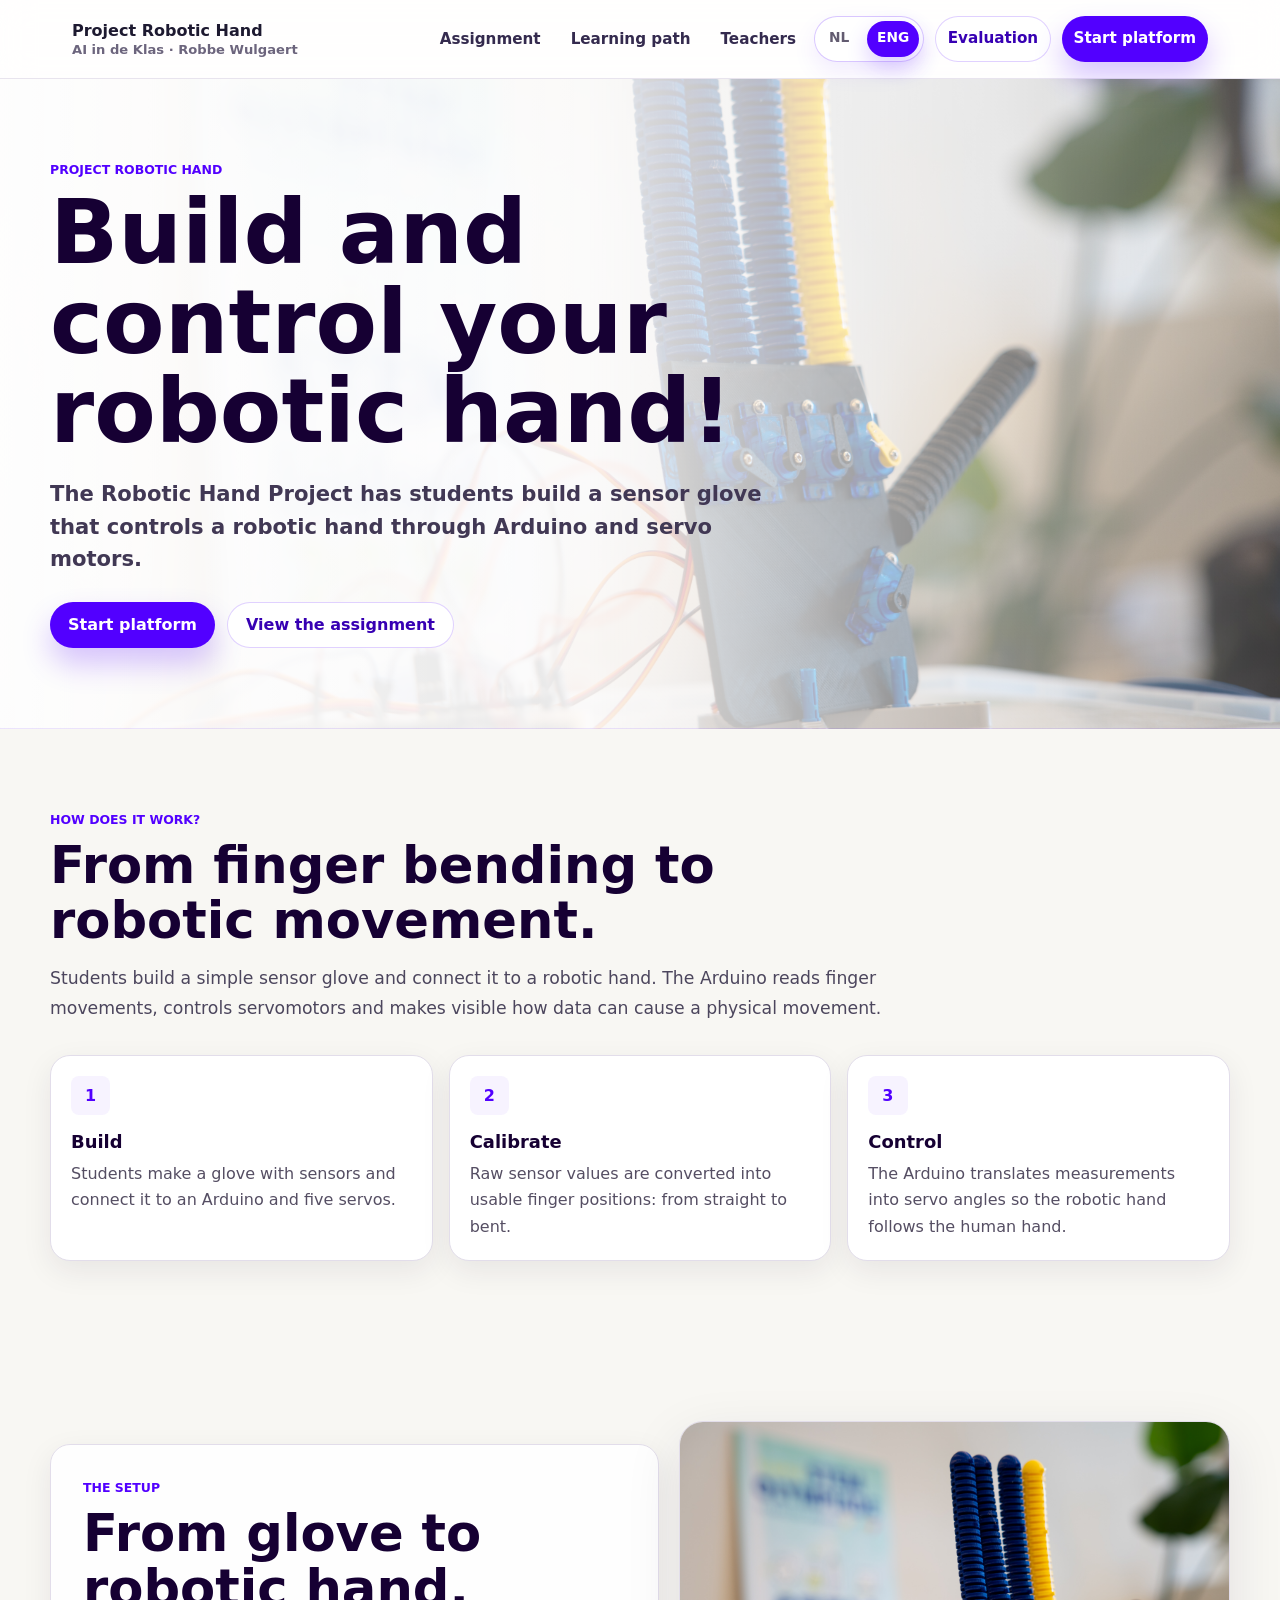
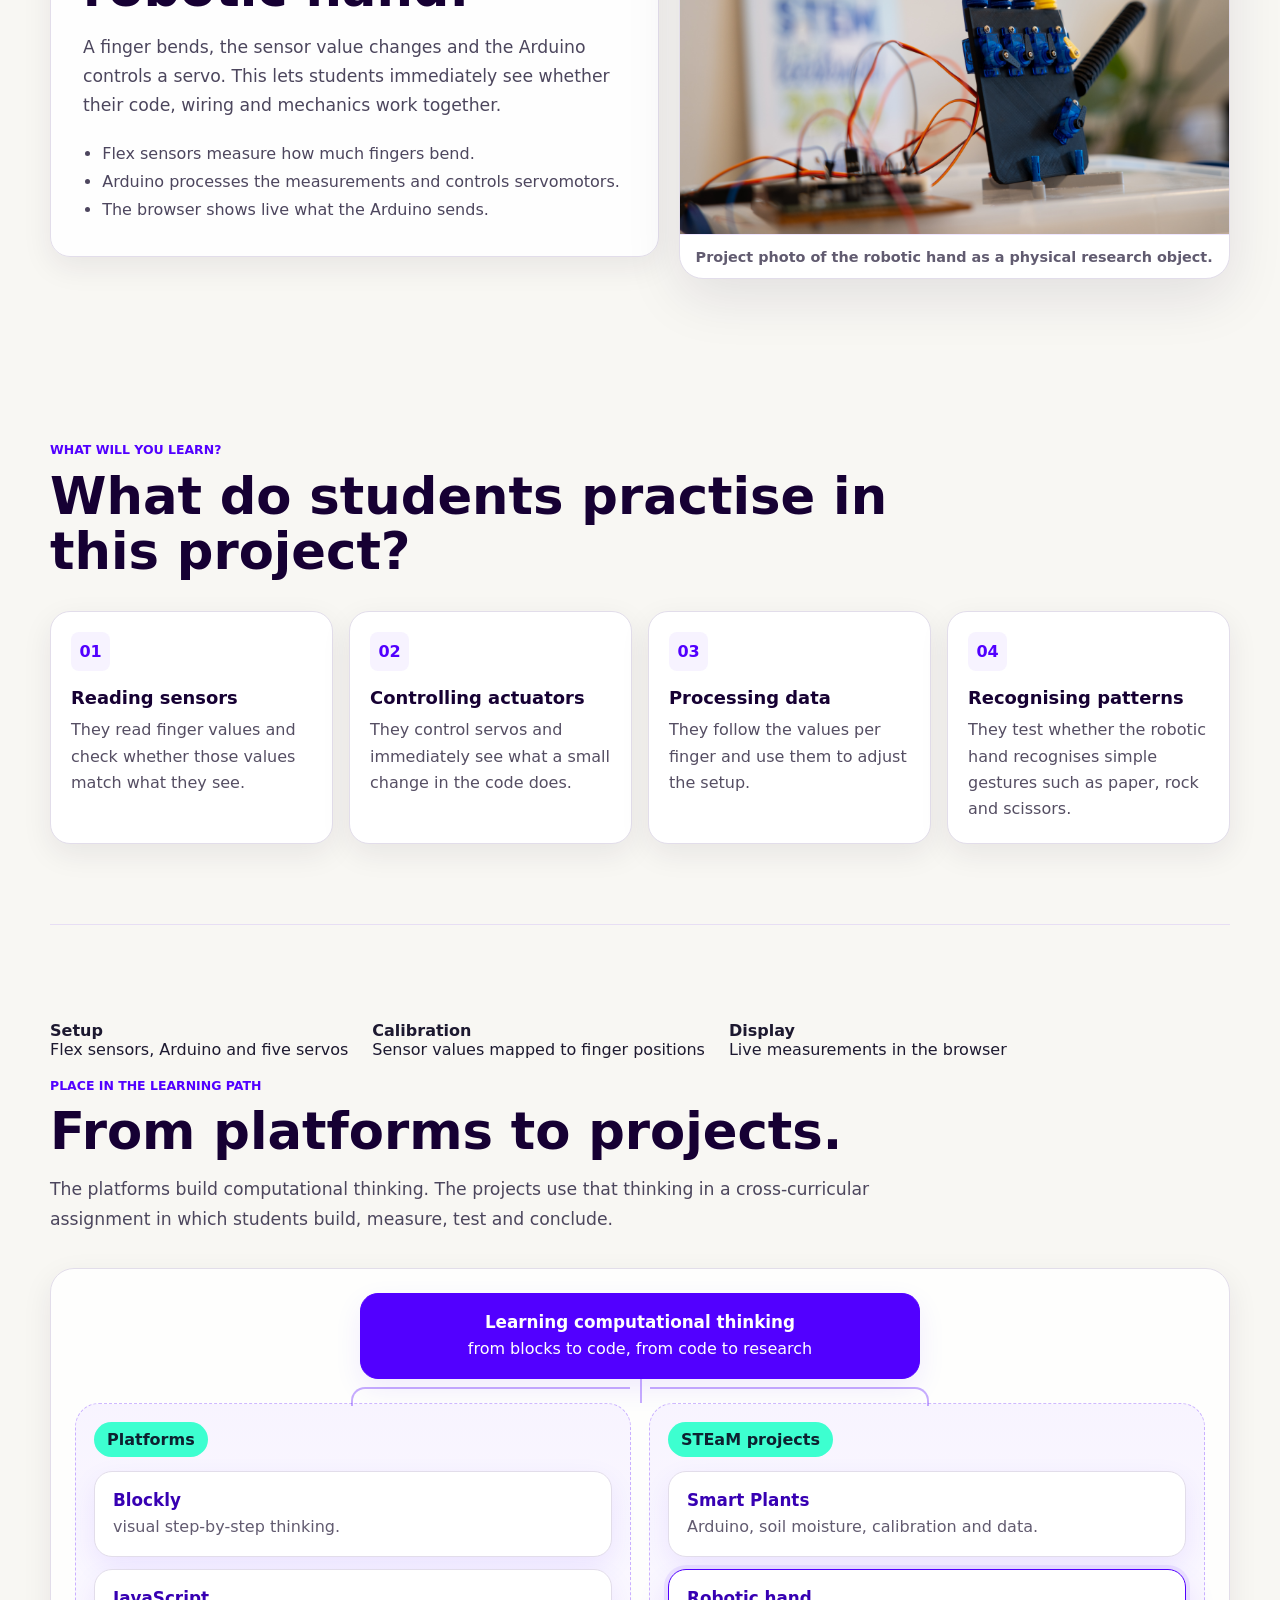
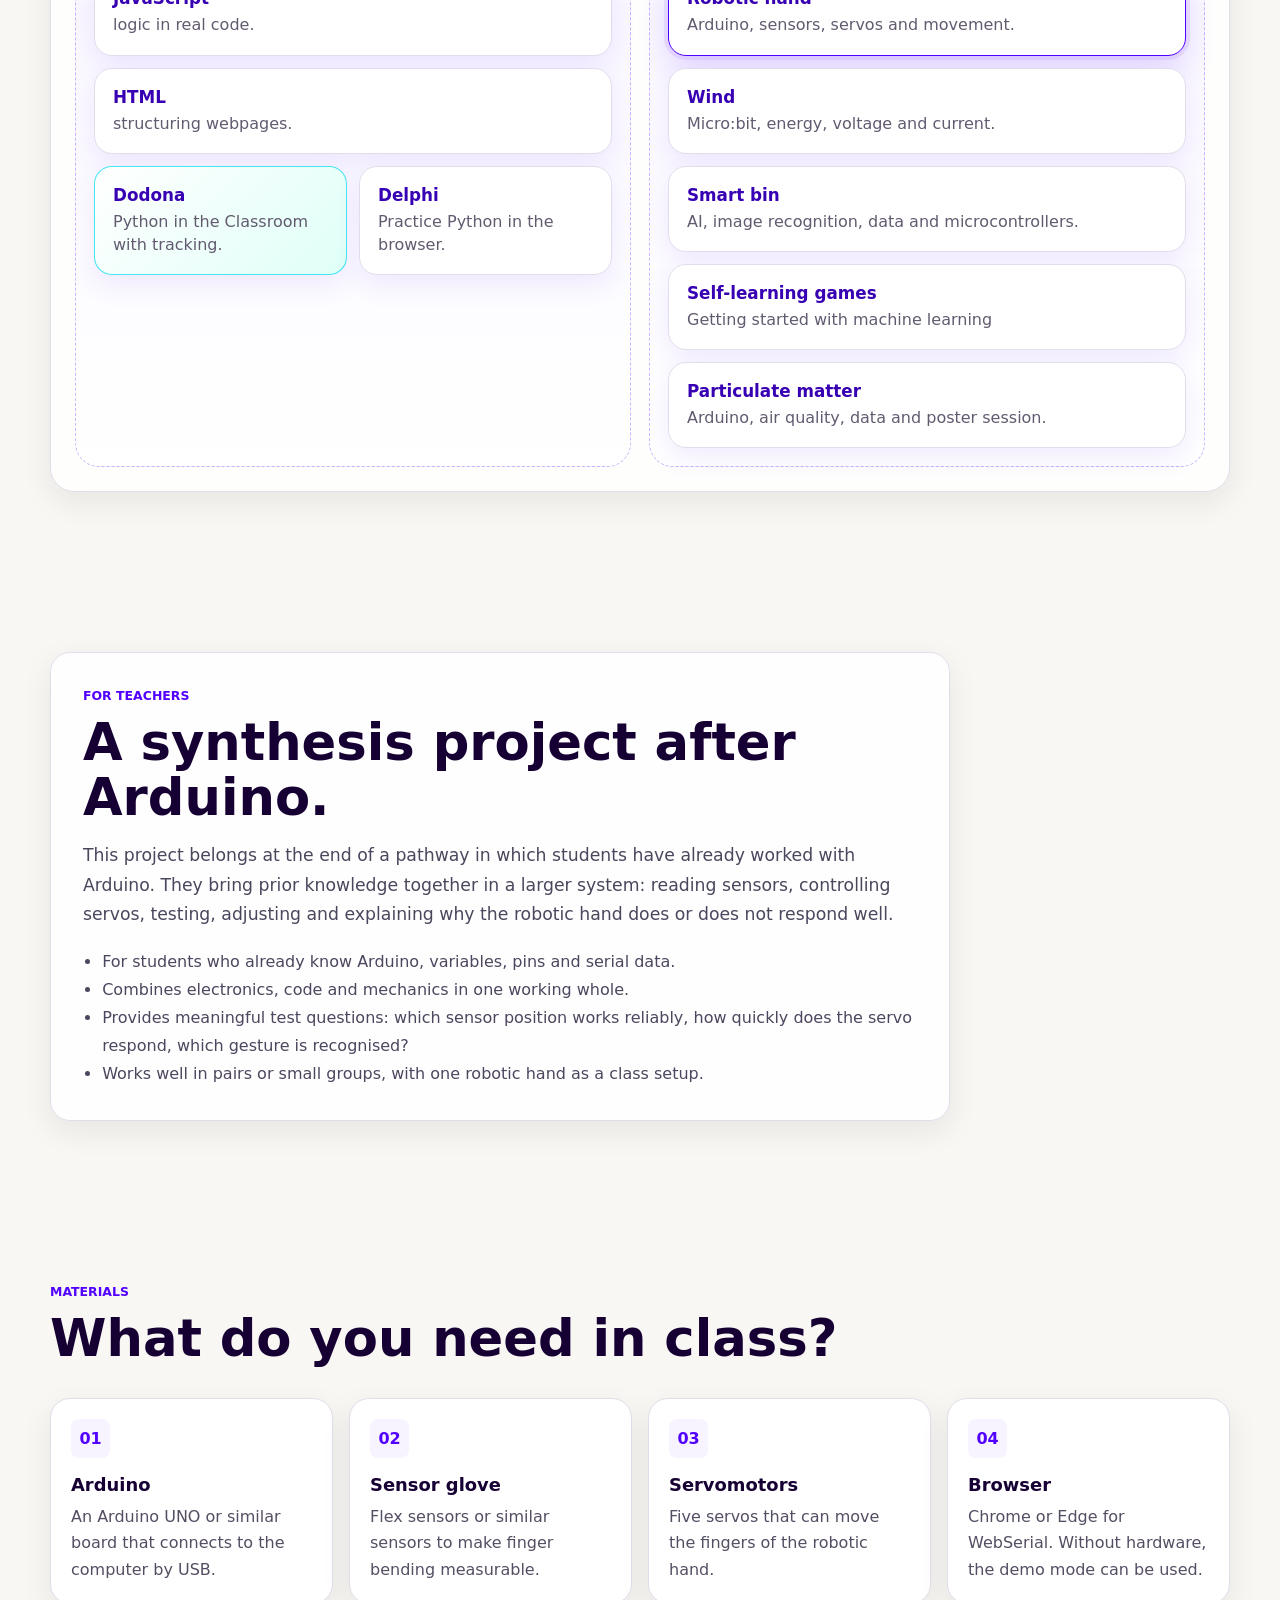
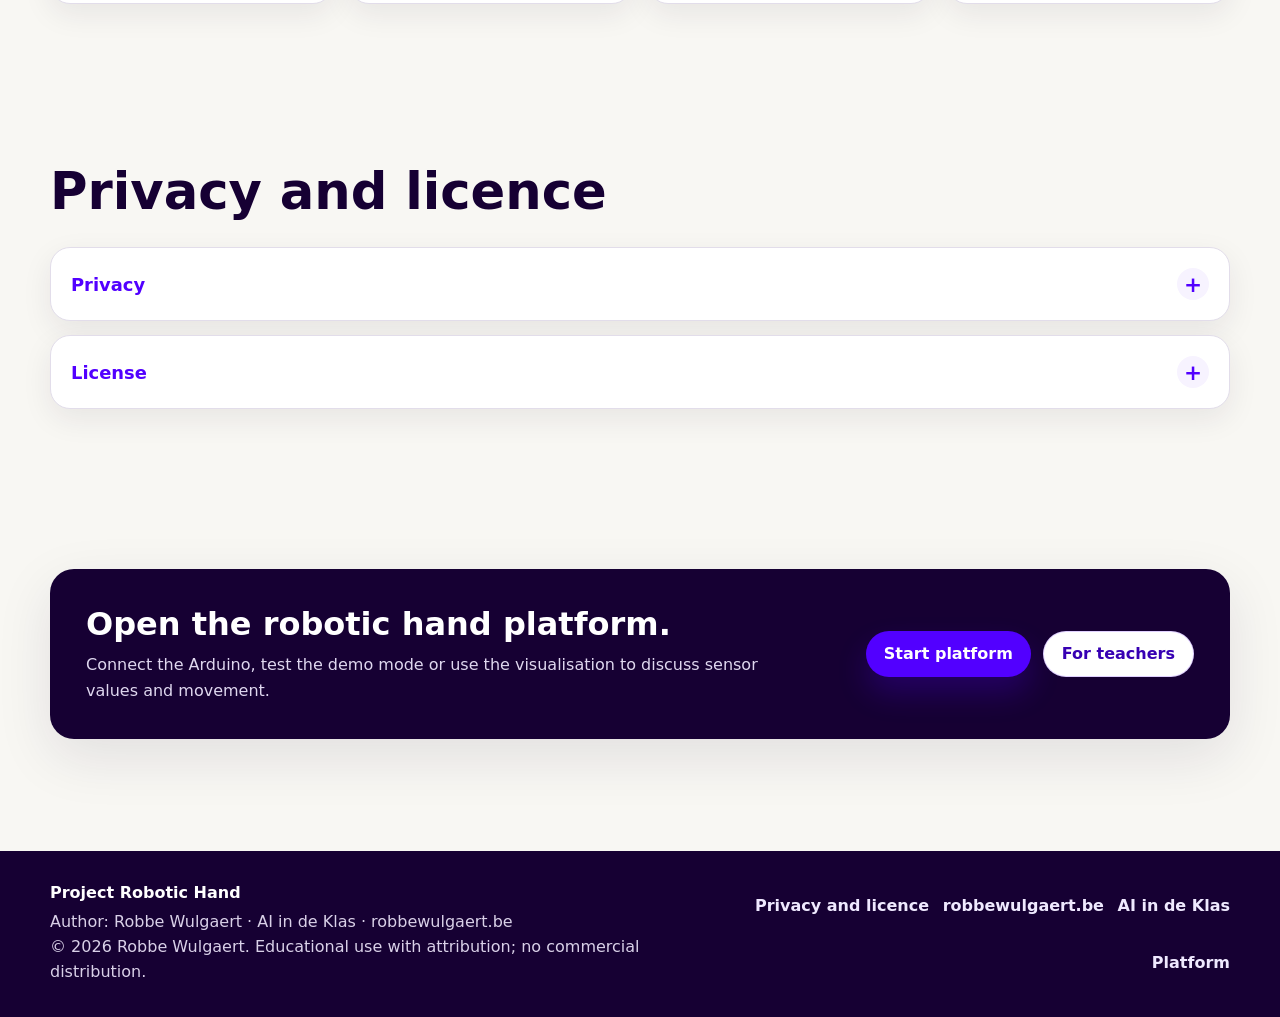
<file: en.html>
<!doctype html>
<!--
  Project Robothand
  Copyright (c) 2026 Robbe Wulgaert
-->
<html lang="en">
<head>
  <meta charset="utf-8" />
  <meta name="viewport" content="width=device-width, initial-scale=1" />
  <meta name="author" content="Robbe Wulgaert, AI in de Klas, robbewulgaert.be" />
  <meta name="copyright" content="Copyright (c) 2026 Robbe Wulgaert" />
  <!-- generated:favicon -->
  <link rel="icon" type="image/png" sizes="64x64" href="./favicon.png?v=ff7968036640">
  <link rel="shortcut icon" type="image/png" sizes="64x64" href="./favicon.png?v=ff7968036640">
  <!-- /generated:favicon -->
<link rel="stylesheet" href="style.css" />
  <style>@media (max-width: 980px) { .split { grid-template-columns: minmax(0, 1fr); } .cta-band > div { min-width: 0; } h1, h2 { overflow-wrap: anywhere; } }</style>
  <style id="language-toggle-styles">
.language-toggle {
  display: inline-flex;
  align-items: center;
  gap: 4px;
  border: 1px solid rgba(82, 0, 255, 0.22);
  border-radius: 999px;
  background: #fff;
  padding: 4px;
  box-shadow: 0 10px 24px rgba(82, 0, 255, 0.08);
}
.language-toggle a {
  min-width: 44px;
  min-height: 36px;
  border: 0;
  border-radius: 999px;
  padding: 8px 10px;
  background: transparent;
  color: var(--muted, var(--delphi-muted, #625b70));
  font: inherit;
  font-size: 0.86rem;
  font-weight: 900;
  cursor: pointer;
}
.language-toggle a.is-active {
  background: var(--brand, var(--brand-purple, var(--delphi-blue, #5200FF)));
  color: #fff;
  box-shadow: 0 10px 22px rgba(82, 0, 255, 0.20);
}
.language-toggle a:focus-visible {
  outline: 3px solid rgba(61, 255, 208, 0.75);
  outline-offset: 2px;
}
</style>
<!-- generated:seo-head -->
<title>Robotic Hand Project</title>
<meta name="description" content="The Robotic Hand Project has students build a sensor glove that controls a robotic hand through Arduino and servo motors.">
<meta name="robots" content="index, follow, max-image-preview:large">
<link rel="canonical" href="https://robbew.github.io/robothand/en.html">
<link rel="alternate" hreflang="nl-BE" href="https://robbew.github.io/robothand/">
<link rel="alternate" hreflang="en" href="https://robbew.github.io/robothand/en.html">
<link rel="alternate" hreflang="x-default" href="https://robbew.github.io/robothand/">
<meta property="og:type" content="website">
<meta property="og:locale" content="en_GB">
<meta property="og:title" content="Robotic Hand Project">
<meta property="og:description" content="The Robotic Hand Project has students build a sensor glove that controls a robotic hand through Arduino and servo motors.">
<meta property="og:url" content="https://robbew.github.io/robothand/en.html">
<meta property="og:image" content="https://robbew.github.io/robothand/media/landing_page_photo.jpg">
<meta property="og:image:alt" content="Robotic Hand Project — learning project">
<meta name="twitter:card" content="summary_large_image">
<meta name="twitter:title" content="Robotic Hand Project">
<meta name="twitter:description" content="The Robotic Hand Project has students build a sensor glove that controls a robotic hand through Arduino and servo motors.">
<meta name="twitter:image" content="https://robbew.github.io/robothand/media/landing_page_photo.jpg">
<meta name="twitter:image:alt" content="Robotic Hand Project — learning project">
<script type="application/ld+json">{"@context":"https://schema.org","@graph":[{"@type":"WebPage","@id":"https://robbew.github.io/robothand/en.html#webpage","url":"https://robbew.github.io/robothand/en.html","name":"Robotic Hand Project","description":"The Robotic Hand Project has students build a sensor glove that controls a robotic hand through Arduino and servo motors.","inLanguage":"en","about":{"@id":"https://robbew.github.io/robothand/#resource"},"mainEntity":{"@id":"https://robbew.github.io/robothand/#resource"}},{"@type":"Person","@id":"https://robbew.github.io/aiindeklas/#robbe-wulgaert","name":"Robbe Wulgaert","url":"https://robbew.github.io/aiindeklas/"},{"@type":["CreativeWork","LearningResource"],"@id":"https://robbew.github.io/robothand/#resource","name":"Robotic Hand Project","description":"The Robotic Hand Project has students build a sensor glove that controls a robotic hand through Arduino and servo motors.","url":"https://robbew.github.io/robothand/","creator":{"@id":"https://robbew.github.io/aiindeklas/#robbe-wulgaert"},"license":"https://robbew.github.io/robothand/LICENSE.md","inLanguage":"en","teaches":["Processing sensor readings","Controlling actuators and testing gestures"],"abstract":"Setup: Flex sensors, Arduino and five servos; Calibration: Sensor values mapped to finger positions; Display: Live measurements in the browser"}]}</script>
<!-- /generated:seo-head -->
<style id="seo-facts-styles">.seo-facts dl { display: flex; flex-wrap: wrap; gap: 0.75rem 1.5rem; } .seo-facts dl > div { min-width: 10rem; } .seo-facts dt { font-weight: 700; } .seo-facts dd { margin: 0; } .language-toggle a { text-decoration: none; }</style>
</head>
<body class="landing-page">
  <a class="skip-link" href="#main">Skip to content</a>

  <header class="site-header">
    <nav class="nav" aria-label="Main navigation">
      <button class="menu-button" id="menuButton" type="button" aria-label="Open navigation menu" aria-expanded="false" aria-controls="navLinks" aria-haspopup="true">
        <span class="menu-icon" aria-hidden="true"></span>
      </button>
      <a class="brand-link" href="#top" aria-label="Project Robotic Hand">
        <span class="brand-copy">
          <span class="brand-title">Project Robotic Hand</span>
          <span class="brand-subtitle">AI in de Klas · Robbe Wulgaert</span>
        </span>
      </a>

      <div class="nav-links" id="navLinks">
        <div class="nav-bookmarks">
          <a href="#werking">Assignment</a>
          <a href="#leerlijn">Learning path</a>
          <a href="#klas">Teachers</a>
        </div>
        <div class="nav-actions">
          <div class="language-toggle" role="group" aria-label="Language selection">
            <a href="./" data-language-choice="nl">NL</a>
            <a href="en.html" data-language-choice="en" class="is-active" aria-current="page">ENG</a>
          </div>
          <a class="btn btn-secondary" href="evaluatie.html">Evaluation</a>
          <a class="btn btn-primary" href="platform.html">Start platform</a>
        </div>
      </div>
    </nav>
  </header>

  <main id="main">
    <section class="landing-hero" id="top" aria-label="Project Robotic Hand">
      <div class="hero-content">
        <p class="section-kicker">Project Robotic Hand</p>
        <h1>Build and control your robotic hand!</h1>
        <p class="hero-lead">The Robotic Hand Project has students build a sensor glove that controls a robotic hand through Arduino and servo motors.</p>
        <div class="hero-actions" aria-label="Key actions">
          <a class="btn btn-primary" href="platform.html">Start platform</a>
          <a class="btn btn-secondary" href="#werking">View the assignment</a>
        </div>
      </div>
    </section>

    <section class="section landing-intro" id="werking">
      <p class="section-kicker">How does it work?</p>
      <h2 class="section-title">From finger bending to robotic movement.</h2>
      <p class="section-lead">
        Students build a simple sensor glove and connect it to a robotic hand. The Arduino reads finger movements, controls servomotors and makes visible how data can cause a physical movement.
      </p>

      <div class="steps">
        <article class="step-card">
          <div class="step-number">1</div>
          <h3 class="card-title">Build</h3>
          <p class="card-copy">
            Students make a glove with sensors and connect it to an Arduino and five servos.
          </p>
        </article>
        <article class="step-card">
          <div class="step-number">2</div>
          <h3 class="card-title">Calibrate</h3>
          <p class="card-copy">
            Raw sensor values are converted into usable finger positions: from straight to bent.
          </p>
        </article>
        <article class="step-card">
          <div class="step-number">3</div>
          <h3 class="card-title">Control</h3>
          <p class="card-copy">
            The Arduino translates measurements into servo angles so the robotic hand follows the human hand.
          </p>
        </article>
      </div>
    </section>

    <section class="section media-section" aria-label="Project setup">
      <div class="split">
        <article class="audience-card">
          <p class="section-kicker">The setup</p>
          <h2 class="section-title">From glove to robotic hand.</h2>
          <p class="section-lead">
            A finger bends, the sensor value changes and the Arduino controls a servo. This lets students immediately see whether their code, wiring and mechanics work together.
          </p>
          <ul class="bullet-list">
            <li>Flex sensors measure how much fingers bend.</li>
            <li>Arduino processes the measurements and controls servomotors.</li>
            <li>The browser shows live what the Arduino sends.</li>
          </ul>
        </article>

        <figure class="photo-frame">
          <img src="media/landing_page_photo.jpg" alt="Robotic hand project setup with a mechanical hand" />
          <figcaption>Project photo of the robotic hand as a physical research object.</figcaption>
        </figure>
      </div>
    </section>

    <section class="section" id="leren">
      <p class="section-kicker">What will you learn?</p>
      <h2 class="section-title">What do students practise in this project?</h2>

      <div class="feature-grid">
        <article class="feature-card">
          <div class="feature-icon">01</div>
          <h3 class="card-title">Reading sensors</h3>
          <p class="card-copy">
            They read finger values and check whether those values match what they see.
          </p>
        </article>
        <article class="feature-card">
          <div class="feature-icon">02</div>
          <h3 class="card-title">Controlling actuators</h3>
          <p class="card-copy">
            They control servos and immediately see what a small change in the code does.
          </p>
        </article>
        <article class="feature-card">
          <div class="feature-icon">03</div>
          <h3 class="card-title">Processing data</h3>
          <p class="card-copy">
            They follow the values per finger and use them to adjust the setup.
          </p>
        </article>
        <article class="feature-card">
          <div class="feature-icon">04</div>
          <h3 class="card-title">Recognising patterns</h3>
          <p class="card-copy">
            They test whether the robotic hand recognises simple gestures such as paper, rock and scissors.
          </p>
        </article>
      </div>
    </section>

    <section class="section curriculum-section" id="leerlijn">
      <!-- generated:seo-facts -->
<section class="seo-facts" aria-label="Project facts"><dl><div><dt>Setup</dt><dd>Flex sensors, Arduino and five servos</dd></div><div><dt>Calibration</dt><dd>Sensor values mapped to finger positions</dd></div><div><dt>Display</dt><dd>Live measurements in the browser</dd></div></dl></section>
<!-- /generated:seo-facts -->
      <!-- generated:heading -->
      <p class="section-kicker">Place in the learning path</p>
      <h2 class="section-title">From platforms to projects.</h2>
      <p class="section-lead">The platforms build computational thinking. The projects use that thinking in a cross-curricular assignment in which students build, measure, test and conclude.</p>
      <!-- /generated:heading -->

      <!-- generated:tree -->
      <div class="family-tree" aria-label="Learning path of platforms and projects">
        <div class="tree-root">
          <a class="tree-node root" href="https://www.aiindeklas.be" target="_blank" rel="noopener">
            <strong>Learning computational thinking</strong>
            <span>from blocks to code, from code to research</span>
          </a>
        </div>
        <div class="tree-branches">
          <div class="tree-branch">
            <div class="branch-title">Platforms</div>
            <div class="tree-stack">
              <a class="tree-node" href="https://robbew.github.io/Blockly/" target="_blank" rel="noopener">
                <strong>Blockly</strong>
                <span>visual step-by-step thinking.</span>
              </a>
              <a class="tree-node" href="https://robbew.github.io/jsindeklas/" target="_blank" rel="noopener">
                <strong>JavaScript</strong>
                <span>logic in real code.</span>
              </a>
              <a class="tree-node" href="https://robbew.github.io/htmlindeklas/" target="_blank" rel="noopener">
                <strong>HTML</strong>
                <span>structuring webpages.</span>
              </a>
              <div class="delphi-dodona-pair" aria-label="Dodona and Delphi">
                <a class="tree-node dodona" href="https://dodona.be/nl/courses/2641/" target="_blank" rel="noopener">
                  <strong>Dodona</strong>
                  <span>Python in the Classroom with tracking.</span>
                </a>
                <a class="tree-node" href="https://robbew.github.io/delphi/" target="_blank" rel="noopener">
                  <strong>Delphi</strong>
                  <span>Practice Python in the browser.</span>
                </a>
              </div>
            </div>
          </div>
          <div class="tree-branch">
            <div class="branch-title">STEaM projects</div>
            <div class="tree-stack">
              <a class="tree-node" href="https://robbew.github.io/smartplants/" target="_blank" rel="noopener">
                <strong>Smart Plants</strong>
                <span>Arduino, soil moisture, calibration and data.</span>
              </a>
              <a class="tree-node current" href="https://robbew.github.io/robothand/" target="_blank" rel="noopener" aria-current="page">
                <strong>Robotic hand</strong>
                <span>Arduino, sensors, servos and movement.</span>
              </a>
              <a class="tree-node" href="https://robbew.github.io/projectwind/" target="_blank" rel="noopener">
                <strong>Wind</strong>
                <span>Micro:bit, energy, voltage and current.</span>
              </a>
              <a class="tree-node" href="https://robbew.github.io/slimme_vuilnisbak/" target="_blank" rel="noopener">
                <strong>Smart bin</strong>
                <span>AI, image recognition, data and microcontrollers.</span>
              </a>
              <a class="tree-node" href="https://robbew.github.io/aiindeklas/zelflerende-games/" target="_blank" rel="noopener">
                <strong>Self-learning games</strong>
                <span>Getting started with machine learning</span>
              </a>
              <a class="tree-node" href="https://robbew.github.io/projectfijnstof/" target="_blank" rel="noopener">
                <strong>Particulate matter</strong>
                <span>Arduino, air quality, data and poster session.</span>
              </a>
            </div>
          </div>
        </div>
      </div>
      <!-- /generated:tree -->
    </section>

    <section class="section" id="klas">
      <article class="audience-card">
        <p class="section-kicker">For teachers</p>
        <h2 class="section-title">A synthesis project after Arduino.</h2>
        <p class="section-lead">
          This project belongs at the end of a pathway in which students have already worked with Arduino. They bring prior knowledge together in a larger system: reading sensors, controlling servos, testing, adjusting and explaining why the robotic hand does or does not respond well.
        </p>
        <ul class="bullet-list">
          <li>For students who already know Arduino, variables, pins and serial data.</li>
          <li>Combines electronics, code and mechanics in one working whole.</li>
          <li>Provides meaningful test questions: which sensor position works reliably, how quickly does the servo respond, which gesture is recognised?</li>
          <li>Works well in pairs or small groups, with one robotic hand as a class setup.</li>
        </ul>
      </article>
    </section>

    <section class="section" id="benodigdheden">
      <p class="section-kicker">Materials</p>
      <h2 class="section-title">What do you need in class?</h2>

      <div class="feature-grid">
        <article class="feature-card">
          <div class="feature-icon">01</div>
          <h3 class="card-title">Arduino</h3>
          <p class="card-copy">An Arduino UNO or similar board that connects to the computer by USB.</p>
        </article>
        <article class="feature-card">
          <div class="feature-icon">02</div>
          <h3 class="card-title">Sensor glove</h3>
          <p class="card-copy">Flex sensors or similar sensors to make finger bending measurable.</p>
        </article>
        <article class="feature-card">
          <div class="feature-icon">03</div>
          <h3 class="card-title">Servomotors</h3>
          <p class="card-copy">Five servos that can move the fingers of the robotic hand.</p>
        </article>
        <article class="feature-card">
          <div class="feature-icon">04</div>
          <h3 class="card-title">Browser</h3>
          <p class="card-copy">Chrome or Edge for WebSerial. Without hardware, the demo mode can be used.</p>
        </article>
      </div>
    </section>

    <section class="section" id="privacy-license">
      <h2 class="section-title">Privacy and licence</h2>
      <div class="privacy-license-list">
        <details class="feature-card privacy-license-details">
          <summary>Privacy</summary>
          <div class="privacy-license-content">
            <p class="card-copy">This project does not use its own analytics or advertising cookies. Input, progress and sensor data are processed in the browser and may be stored locally on the device. A download or export occurs only when the user initiates it. Connected hardware is accessed only after permission is given in the browser. GitHub Pages logs visitors’ IP addresses for security purposes; external services are governed by their provider’s privacy policy.</p>
            <p class="card-copy"><a href="https://docs.github.com/en/pages/getting-started-with-github-pages/what-is-github-pages#data-collection">Read how GitHub Pages processes technical visitor data.</a></p>
          </div>
        </details>
        <details class="feature-card privacy-license-details">
          <summary>License</summary>
          <div class="privacy-license-content">
            <p class="card-copy">Original project material by Robbe Wulgaert may be used, copied and adapted free of charge for education, provided that ‘Robbe Wulgaert – AI in de Klas’ is clearly displayed, where reasonably practical with a link to the original project. Commercial sale, paid distribution, sublicensing or repackaging as a commercial product is not permitted without prior written permission. Other uses outside education also require prior written permission. Third-party components remain subject to their own licences.</p>
            <p class="card-copy"><a href="LICENSE.md">Read the full licence terms.</a></p>
          </div>
        </details>
      </div>
    </section>

    <section class="section" aria-label="Next step">
      <div class="cta-band">
        <div>
          <h2>Open the robotic hand platform.</h2>
          <p>
            Connect the Arduino, test the demo mode or use the visualisation to discuss sensor values and movement.
          </p>
        </div>
        <div class="cta-actions">
          <a class="btn btn-primary" href="platform.html">Start platform</a>
          <a class="btn btn-secondary" href="#klas">For teachers</a>
        </div>
      </div>
    </section>
  </main>

  <footer class="site-footer">
    <div class="footer-inner">
      <div>
        <div class="footer-title">Project Robotic Hand</div>
        <p>
          Author: Robbe Wulgaert · AI in de Klas · robbewulgaert.be<br />
          © 2026 Robbe Wulgaert. Educational use with attribution; no commercial distribution.
        </p>
      </div>

      <div class="footer-links" aria-label="Footer links">
        <a href="#privacy-license">Privacy and licence</a>
        <a href="https://www.robbewulgaert.be">robbewulgaert.be</a>
        <a href="https://www.aiindeklas.be">AI in de Klas</a>
        <a href="platform.html">Platform</a>
      </div>
    </div>
  </footer>

  <script>
    const menuButton = document.getElementById("menuButton");
    const navLinks = document.getElementById("navLinks");

    if (menuButton && navLinks) {
      const setMenuState = (isOpen, restoreFocus = false, focusFirstLink = false) => {
        navLinks.classList.toggle("is-open", isOpen);
        menuButton.setAttribute("aria-expanded", String(isOpen));
        const isEnglish = document.documentElement.lang.startsWith("en");
        menuButton.setAttribute("aria-label", isOpen
          ? (isEnglish ? "Close navigation menu" : "Navigatiemenu sluiten")
          : (isEnglish ? "Open navigation menu" : "Navigatiemenu openen"));
        if (isOpen && focusFirstLink) navLinks.querySelector("a")?.focus();
        if (!isOpen && restoreFocus) menuButton.focus();
      };

      menuButton.addEventListener("click", () => {
        const isOpening = menuButton.getAttribute("aria-expanded") !== "true";
        setMenuState(isOpening, false, true);
      });

      navLinks.addEventListener("click", (event) => {
        if (event.target instanceof HTMLAnchorElement) setMenuState(false);
      });

      document.addEventListener("click", (event) => {
        if (menuButton.getAttribute("aria-expanded") === "true"
          && !navLinks.contains(event.target)
          && !menuButton.contains(event.target)) {
          setMenuState(false);
        }
      });

      document.addEventListener("keydown", (event) => {
        if (event.key === "Escape" && menuButton.getAttribute("aria-expanded") === "true") {
          setMenuState(false, true);
        }
      });

      window.addEventListener("resize", () => {
        if (window.matchMedia("(min-width: 761px)").matches) setMenuState(false);
      });
    }
  </script>
<script id="language-toggle-script">
(() => {
  const LANGUAGE_KEY = "aiindeklas:index-language";
  const TRANSLATIONS = {
  "Belangrijke acties": "Key actions",
  "Hoe werkt het?": "How does it work?",
  "Start": "Get started",
  "Footerlinks": "Footer links",
  "Navigatie openen": "Open navigation",
  "Projectopstelling": "Project setup",
  "PDF-export": "PDF export",
  "Formularium": "Reference sheet",
  "De opstelling": "The setup",
  "Robothand projectopstelling met mechanische hand": "Robotic hand project setup with a mechanical hand",
  "Volgende stap": "Next step",
  // generated:translations
  "Plaats in de leerlijn": "Place in the learning path",
  "Van platformen naar projecten.": "From platforms to projects.",
  "De platformen bouwen het computationeel denken op. De projecten gebruiken dat denken in een vakoverschrijdende opdracht waarin leerlingen bouwen, meten, testen en besluiten.": "The platforms build computational thinking. The projects use that thinking in a cross-curricular assignment in which students build, measure, test and conclude.",
  "Leerlijn van platformen en projecten": "Learning path of platforms and projects",
  "Leren computationeel denken": "Learning computational thinking",
  "van blokken naar code, van code naar onderzoek": "from blocks to code, from code to research",
  "Blockly": "Blockly",
  "visueel denken in stappen.": "visual step-by-step thinking.",
  "JavaScript": "JavaScript",
  "logica in echte code.": "logic in real code.",
  "HTML": "HTML",
  "webpagina's structureren.": "structuring webpages.",
  "Dodona": "Dodona",
  "Python in de Klas met opvolging.": "Python in the Classroom with tracking.",
  "Delphi": "Delphi",
  "Python oefenen in de browser.": "Practice Python in the browser.",
  "Smart Plants": "Smart Plants",
  "Arduino, bodemvochtigheid, kalibratie en data.": "Arduino, soil moisture, calibration and data.",
  "Robothand": "Robotic hand",
  "Arduino, sensoren, servo's en beweging.": "Arduino, sensors, servos and movement.",
  "Wind": "Wind",
  "Micro:bit, energie, spanning en stroom.": "Micro:bit, energy, voltage and current.",
  "Slimme vuilnisbak": "Smart bin",
  "AI, beeldherkenning, data en microcontrollers.": "AI, image recognition, data and microcontrollers.",
  "Zelflerende games": "Self-learning games",
  "Aan de slag met machine learning": "Getting started with machine learning",
  "Fijnstof": "Particulate matter",
  "Arduino, luchtkwaliteit, data en postersessie.": "Arduino, air quality, data and poster session.",
  "Platformen": "Platforms",
  "STEaM-projecten": "STEaM projects",
  "Dodona en Delphi": "Dodona and Delphi",
  // /generated:translations
  "Privacy en licentie": "Privacy and licence",
  "Dit project gebruikt geen eigen analytics of advertentiecookies. Invoer, voortgang en sensorgegevens worden in de browser verwerkt en kunnen lokaal op het toestel worden bewaard. Een download of export gebeurt alleen wanneer de gebruiker die zelf start. Toegang tot aangesloten hardware gebeurt alleen na toestemming in de browser. GitHub Pages registreert het IP-adres van bezoekers voor beveiligingsdoeleinden; externe diensten vallen onder het privacybeleid van hun aanbieder.": "This project does not use its own analytics or advertising cookies. Input, progress and sensor data are processed in the browser and may be stored locally on the device. A download or export occurs only when the user initiates it. Connected hardware is accessed only after permission is given in the browser. GitHub Pages logs visitors’ IP addresses for security purposes; external services are governed by their provider’s privacy policy.",
  "Lees hoe GitHub Pages technische bezoekgegevens verwerkt.": "Read how GitHub Pages processes technical visitor data.",
  "Educatief gebruik met naamsvermelding": "Educational use with attribution",
  "Het oorspronkelijke projectmateriaal van Robbe Wulgaert mag gratis worden gebruikt, gekopieerd en aangepast voor onderwijs, op voorwaarde dat “Robbe Wulgaert – AI in de Klas” duidelijk zichtbaar wordt vermeld, waar redelijkerwijs mogelijk met een link naar het oorspronkelijke project. Commerciële verkoop, betaalde verspreiding, sublicentiëring of herverpakking als commercieel product is niet toegestaan zonder voorafgaande schriftelijke toestemming. Voor ander gebruik buiten onderwijs is ook voorafgaande schriftelijke toestemming nodig. Componenten van derden blijven onder hun eigen licenties vallen.": "Original project material by Robbe Wulgaert may be used, copied and adapted free of charge for education, provided that ‘Robbe Wulgaert – AI in de Klas’ is clearly displayed, where reasonably practical with a link to the original project. Commercial sale, paid distribution, sublicensing or repackaging as a commercial product is not permitted without prior written permission. Other uses outside education also require prior written permission. Third-party components remain subject to their own licences.",
  "Lees de volledige licentievoorwaarden.": "Read the full licence terms.",
  "© 2026 Robbe Wulgaert. Educatief gebruik met naamsvermelding; geen commerciële verspreiding.": "© 2026 Robbe Wulgaert. Educational use with attribution; no commercial distribution.",
  "Spring naar inhoud": "Skip to content",
  "Spring naar hoofdinhoud": "Skip to main content",
  "Hoofdnavigatie": "Main navigation",
  "Paginaonderdelen": "Page sections",
  "Taalkeuze": "Language selection",
  "Navigatiemenu openen": "Open navigation menu",
  "Navigatiemenu sluiten": "Close navigation menu",
  "Evaluatie": "Evaluation",
  "Opdracht": "Assignment",
  "Werking": "How it works",
  "Wat leer je?": "What will you learn?",
  "Onderdelen": "Components",
  "Familie": "Family",
  "Voor leerkrachten": "For teachers",
  "Leerkrachten": "Teachers",
  "Leerlijn": "Learning path",
  "Benodigdheden": "Materials",
  "Privacy": "Privacy",
  "Opstelling": "Setup",
  "Gebruik": "Use",
  "README": "README",
  "Platform": "Platform",
  "Pythia": "Pythia",
  "Start leerplatform": "Start learning platform",
  "Start platform": "Start platform",
  "Menu": "Menu",
  "Bekijk de opdracht": "View the assignment",
  "Lees README": "Read README",
  "Leerplatform": "Learning platform",
  "Onderzoeksplatform": "Research platform",
  "Oefeningmaker": "Exercise builder",
  "Open oefeningmaker": "Open exercise builder",
  "Slimme Vuilnisbak": "Smart Bin",
  "Geen installatie of leerlingenaccount.": "No installation or student account.",
  "Lokale bibliotheken voor grafieken en PDF-export.": "Local libraries for charts and PDF export.",
  "Geschikt voor GitHub Pages.": "Suitable for GitHub Pages.",
  "robbewulgaert.be": "robbewulgaert.be",
  "AI in de Klas": "AI in de Klas",
  "Auteur: Robbe Wulgaert · AI in de Klas · robbewulgaert.be": "Author: Robbe Wulgaert · AI in de Klas · robbewulgaert.be",
  "Auteur: Robbe Wulgaert · AI in de Klas · robbewulgaert.be · © 2026 Robbe Wulgaert.": "Author: Robbe Wulgaert · AI in de Klas · robbewulgaert.be · © 2026 Robbe Wulgaert.",
  "Robbe Wulgaert, AI in de Klas, robbewulgaert.be": "Robbe Wulgaert, AI in de Klas, robbewulgaert.be",
  "Licentie": "License",
  "Third-party notices": "Third-party notices",
  "Contact": "Contact",
  "Project Robothand": "Project Robotic Hand",
  "Bouw en bestuur jouw robothand!": "Build and control your robotic hand!",
  "Leerlingen bouwen een sensorhandschoen, sturen servomotoren aan met Arduino en ontdekken hoe beweging wordt omgezet naar data, code en mechanische actie.": "Students build a sensor glove, control servomotors with Arduino and discover how movement is converted into data, code and mechanical action.",
  "Van vingerbuiging naar robotbeweging.": "From finger bending to robotic movement.",
  "Leerlingen bouwen een eenvoudige sensorhandschoen en koppelen die aan een robothand. De Arduino leest vingerbewegingen, stuurt servomotoren aan en maakt zichtbaar hoe data een fysieke beweging kan veroorzaken.": "Students build a simple sensor glove and connect it to a robotic hand. The Arduino reads finger movements, controls servomotors and makes visible how data can cause a physical movement.",
  "Bouw": "Build",
  "Leerlingen maken een handschoen met sensoren en koppelen die aan een Arduino en vijf servo's.": "Students make a glove with sensors and connect it to an Arduino and five servos.",
  "Kalibreer": "Calibrate",
  "Ruwe sensorwaarden worden omgezet naar bruikbare vingerposities: van gestrekt tot gebogen.": "Raw sensor values are converted into usable finger positions: from straight to bent.",
  "Bestuur": "Control",
  "De Arduino vertaalt metingen naar servohoeken, zodat de robothand de menselijke hand volgt.": "The Arduino translates measurements into servo angles so the robotic hand follows the human hand.",
  "Van handschoen naar robothand.": "From glove to robotic hand.",
  "Een vinger buigt, de sensorwaarde verandert en de Arduino stuurt een servo aan. Zo zien leerlingen meteen of hun code, bedrading en mechaniek goed samenwerken.": "A finger bends, the sensor value changes and the Arduino controls a servo. This lets students immediately see whether their code, wiring and mechanics work together.",
  "Flexsensoren meten hoeveel vingers buigen.": "Flex sensors measure how much fingers bend.",
  "Arduino verwerkt de metingen en stuurt servomotoren aan.": "Arduino processes the measurements and controls servomotors.",
  "De browser toont live wat de Arduino doorstuurt.": "The browser shows live what the Arduino sends.",
  "Projectfoto van de robothand als fysiek onderzoeksobject.": "Project photo of the robotic hand as a physical research object.",
  "Wat oefenen leerlingen in dit project?": "What do students practise in this project?",
  "Sensoren lezen": "Reading sensors",
  "Ze lezen vingerwaarden uit en controleren of die waarden kloppen met wat ze zien.": "They read finger values and check whether those values match what they see.",
  "Actuatoren sturen": "Controlling actuators",
  "Ze sturen servo's aan en zien meteen wat een kleine wijziging in de code doet.": "They control servos and immediately see what a small change in the code does.",
  "Data verwerken": "Processing data",
  "Ze volgen de waarden per vinger en gebruiken die om de opstelling bij te sturen.": "They follow the values per finger and use them to adjust the setup.",
  "Patronen herkennen": "Recognising patterns",
  "Ze testen of de robothand eenvoudige gebaren zoals blad, steen en schaar herkent.": "They test whether the robotic hand recognises simple gestures such as paper, rock and scissors.",
  "Een syntheseproject na Arduino.": "A synthesis project after Arduino.",
  "Dit project hoort aan het einde van een traject waarin leerlingen al met Arduino gewerkt hebben. Ze brengen hun voorkennis samen in een groter systeem: sensoren uitlezen, servo's aansturen, testen, bijsturen en uitleggen waarom de robothand wel of niet goed reageert.": "This project belongs at the end of a pathway in which students have already worked with Arduino. They bring prior knowledge together in a larger system: reading sensors, controlling servos, testing, adjusting and explaining why the robotic hand does or does not respond well.",
  "Voor leerlingen die Arduino, variabelen, pinnen en seriele data al kennen.": "For students who already know Arduino, variables, pins and serial data.",
  "Combineert elektronica, code en mechaniek in één werkend geheel.": "Combines electronics, code and mechanics in one working whole.",
  "Geeft zinvolle testvragen: welke sensorpositie werkt betrouwbaar, hoe snel reageert de servo, welk gebaar wordt herkend?": "Provides meaningful test questions: which sensor position works reliably, how quickly does the servo respond, which gesture is recognised?",
  "Werkt goed in duo's of kleine groepjes, met één robothand als klasopstelling.": "Works well in pairs or small groups, with one robotic hand as a class setup.",
  "Wat heb je nodig in de klas?": "What do you need in class?",
  "Een Arduino UNO of vergelijkbaar bord dat via USB met de computer verbindt.": "An Arduino UNO or similar board that connects to the computer by USB.",
  "Sensorhandschoen": "Sensor glove",
  "Flexsensoren of vergelijkbare sensoren om vingerbuiging meetbaar te maken.": "Flex sensors or similar sensors to make finger bending measurable.",
  "Servomotoren": "Servomotors",
  "Vijf servo's die de vingers van de robothand kunnen bewegen.": "Five servos that can move the fingers of the robotic hand.",
  "Chrome of Edge voor WebSerial. Zonder hardware kan de demomodus gebruikt worden.": "Chrome or Edge for WebSerial. Without hardware, the demo mode can be used.",
  "De webomgeving draait als gewone website. Data blijft lokaal in de browser en leerlingen werken zonder account.": "The web environment runs as a normal website. Data stays locally in the browser and students work without an account.",
  "Open het robothandplatform.": "Open the robotic hand platform.",
  "Verbind de Arduino, test de demomodus of gebruik de visualisatie om sensorwaarden en beweging te bespreken.": "Connect the Arduino, test the demo mode or use the visualisation to discuss sensor values and movement."
};
  const META = {
  "title": "Project Robotic Hand",
  "description": "Project Robotic Hand is a classroom project in which students use Arduino, sensors and servomotors to investigate how a robotic hand can imitate human movement."
};
  const SKIP_TAGS = new Set(["SCRIPT", "STYLE", "NOSCRIPT", "TEXTAREA", "INPUT", "SELECT", "OPTION"]);
  const TEXT_NODES = [];
  const ATTR_NODES = [];
  let originalTitle = document.title;
  let originalDescription = null;
  const normalize = (value) => String(value || "").replace(/\s+/g, " ").trim();
  function preserveOuterWhitespace(original, translated) {
    const start = original.match(/^\s*/)?.[0] || "";
    const end = original.match(/\s*$/)?.[0] || "";
    return start + translated + end;
  }
  function collectTextNodes() {
    if (TEXT_NODES.length) return;
    const walker = document.createTreeWalker(document.body, NodeFilter.SHOW_TEXT, {
      acceptNode(node) {
        const parent = node.parentElement;
        if (!parent || SKIP_TAGS.has(parent.tagName)) return NodeFilter.FILTER_REJECT;
        return normalize(node.nodeValue) ? NodeFilter.FILTER_ACCEPT : NodeFilter.FILTER_REJECT;
      }
    });
    while (walker.nextNode()) {
      const node = walker.currentNode;
      TEXT_NODES.push({ node, original: node.nodeValue, key: normalize(node.nodeValue) });
    }
  }
  function collectAttributes() {
    if (ATTR_NODES.length) return;
    document.querySelectorAll("[aria-label], [alt], [title], [placeholder]").forEach((element) => {
      ["aria-label", "alt", "title", "placeholder"].forEach((attr) => {
        if (element.hasAttribute(attr)) {
          const original = element.getAttribute(attr);
          ATTR_NODES.push({ element, attr, original, key: normalize(original) });
        }
      });
    });
  }
  function setLanguage(language) {
    const useEnglish = language === "en";
    collectTextNodes();
    collectAttributes();
    TEXT_NODES.forEach((entry) => {
      const translated = TRANSLATIONS[entry.key];
      entry.node.nodeValue = useEnglish && translated ? preserveOuterWhitespace(entry.original, translated) : entry.original;
    });
    ATTR_NODES.forEach((entry) => {
      const translated = TRANSLATIONS[entry.key];
      entry.element.setAttribute(entry.attr, useEnglish && translated ? translated : entry.original);
    });
    document.documentElement.lang = useEnglish ? "en" : "nl-BE";
    document.title = useEnglish && META.title ? META.title : originalTitle;
    const description = document.querySelector('meta[name="description"]');
    if (description) {
      if (originalDescription === null) originalDescription = description.getAttribute("content") || "";
      description.setAttribute("content", useEnglish && META.description ? META.description : originalDescription);
    }
    document.querySelectorAll("[data-language-choice]").forEach((button) => {
      const isActive = button.dataset.languageChoice === (useEnglish ? "en" : "nl");
      button.classList.toggle("is-active", isActive);
      if (isActive) button.setAttribute("aria-current", "page"); else button.removeAttribute("aria-current");
    });
    try { localStorage.setItem(LANGUAGE_KEY, useEnglish ? "en" : "nl"); } catch (error) {}
  }
  function initLanguageToggle() {
    try { localStorage.setItem(LANGUAGE_KEY, "en"); } catch (error) {}
    document.dispatchEvent(new CustomEvent("landing:language-ready"));
  }
  if (document.readyState === "loading") document.addEventListener("DOMContentLoaded", initLanguageToggle);
  else initLanguageToggle();
})();
</script>
</body>
</html>
</file>
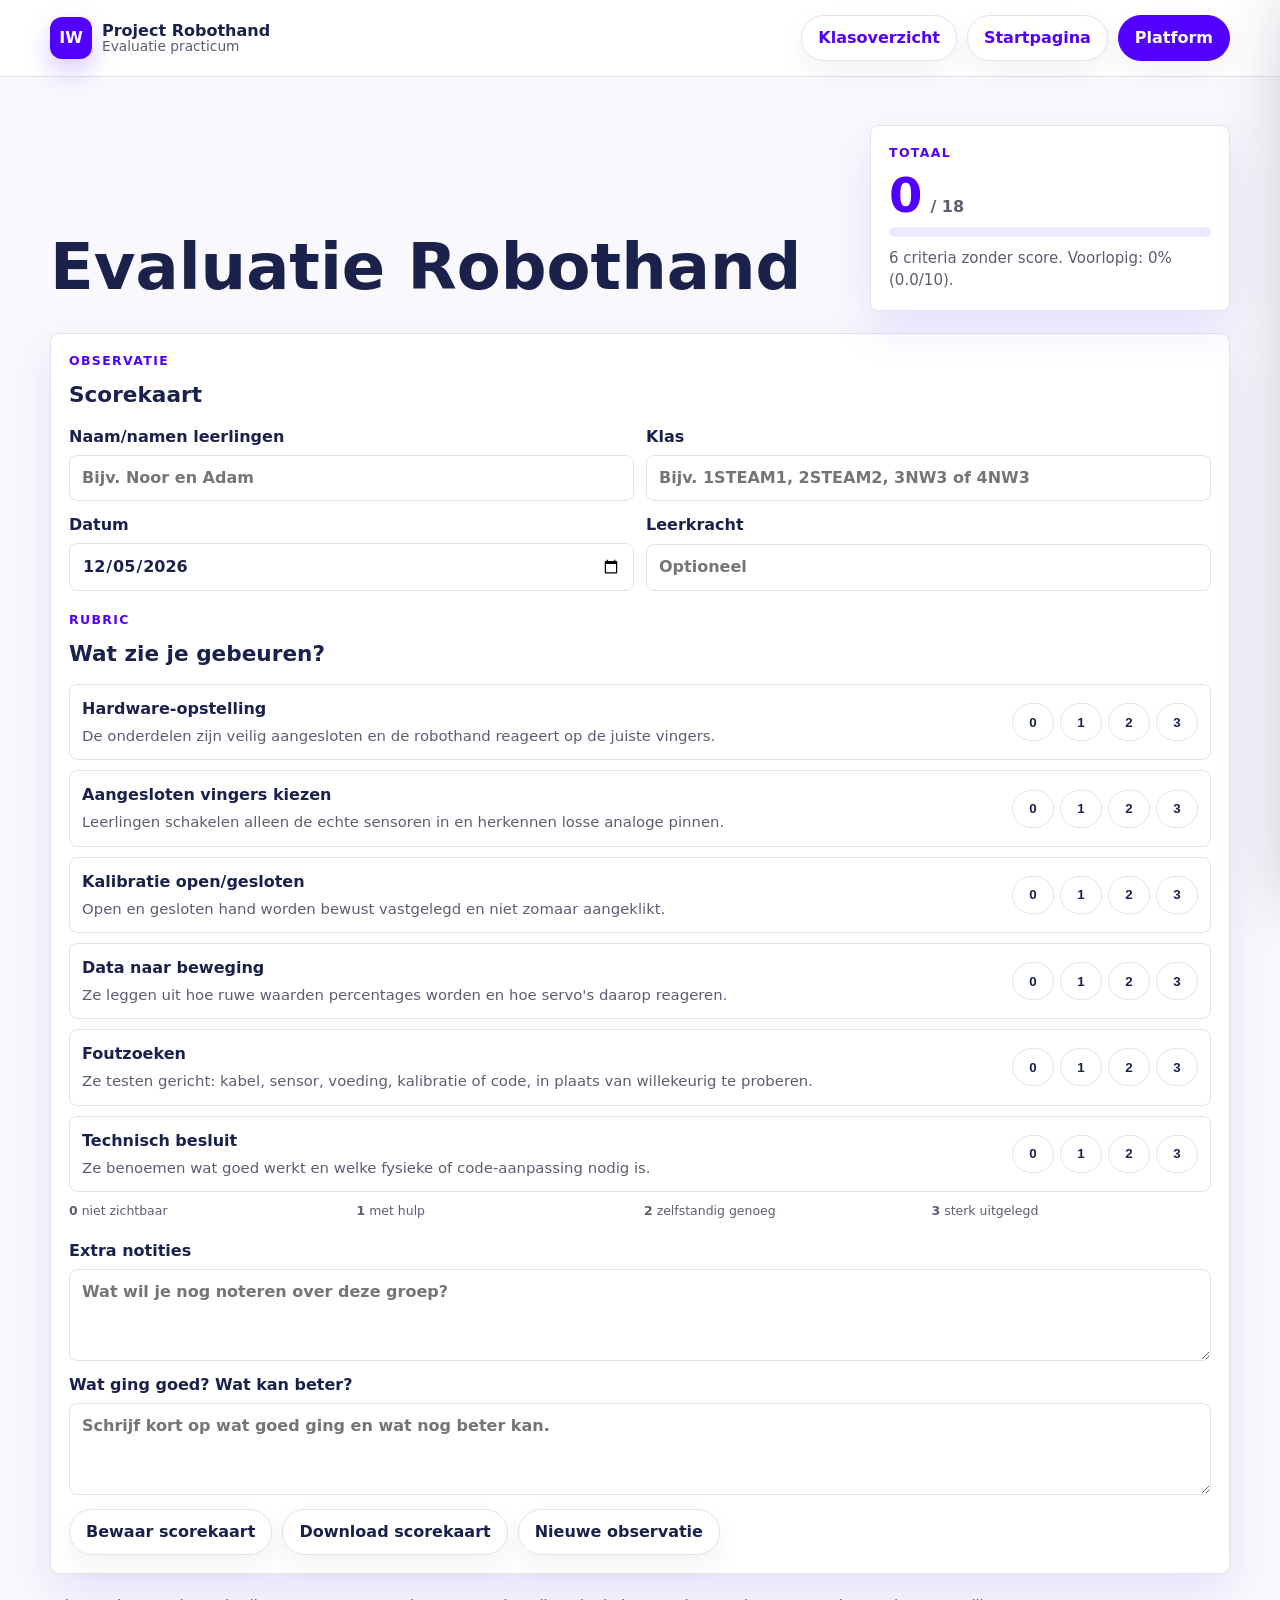
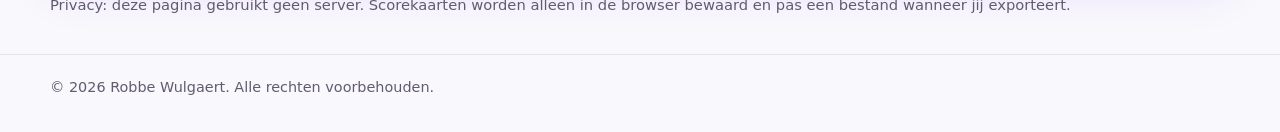
<file: evaluatie.html>
<!doctype html>
<!--
  Project Robothand - evaluatieformulier
  Copyright (c) 2026 Robbe Wulgaert
-->
<html lang="nl-BE">
<head>
  <meta charset="utf-8" />
  <meta name="viewport" content="width=device-width, initial-scale=1" />
  <title>Project Robothand - Evaluatie</title>
  <meta name="description" content="Leerkrachtformulier voor snelle practicumobservatie en scorekaarten bij Project Robothand." />
  <meta name="author" content="Robbe Wulgaert, AI in de Klas, robbewulgaert.be" />
  <meta name="copyright" content="Copyright (c) 2026 Robbe Wulgaert" />

  <link rel="icon" type="image/png" sizes="64x64" href="./favicon.png?v=ff7968036640">
  <link rel="shortcut icon" type="image/png" sizes="64x64" href="./favicon.png?v=ff7968036640">
  <style>
    :root { --brand:#5200FF; --brand-dark:#3700B3; --aqua:#03ddef; --ink:#1A224C; --muted:#625b70; --bg:#F9F8FC; --panel:#ffffff; --line:#e6e1ef; --danger:#b42318; --shadow:0 18px 45px rgba(82,0,255,.10); --radius:8px; }
    * { box-sizing:border-box; }
    html { scroll-behavior:smooth; }
    body { margin:0; background:var(--bg); color:var(--ink); font-family:Roboto, system-ui, -apple-system, "Segoe UI", Arial, sans-serif; line-height:1.5; }
    body.drawer-open { overflow:hidden; }
    .drawer-toggle { position:fixed; inline-size:1px; block-size:1px; opacity:0; pointer-events:none; }
    a { color:inherit; }
    .skip-link { position:absolute; left:-999px; top:8px; background:var(--brand); color:#fff; padding:10px 14px; border-radius:999px; z-index:30; }
    .skip-link:focus { left:12px; }
    .site-header { position:sticky; top:0; z-index:12; background:rgba(255,255,255,.94); backdrop-filter:blur(14px); border-bottom:1px solid var(--line); }
    .nav { width:min(1180px, calc(100% - 32px)); margin:0 auto; min-height:76px; display:flex; align-items:center; justify-content:space-between; gap:16px; }
    .brand-link { display:flex; align-items:center; gap:10px; text-decoration:none; min-width:0; }
    .brand-mark { display:grid; place-items:center; width:42px; height:42px; border-radius:12px; background:var(--brand); color:#fff; font-weight:900; box-shadow:0 12px 28px rgba(82,0,255,.22); flex:0 0 auto; }
    .brand-copy { display:grid; line-height:1.1; }
    .brand-title { font-weight:900; }
    .brand-subtitle { color:var(--muted); font-size:.86rem; }
    .nav-actions, .actions { display:flex; align-items:center; justify-content:flex-end; gap:10px; flex-wrap:wrap; }
    .btn, button.btn { appearance:none; border:1px solid var(--line); border-radius:999px; min-height:42px; padding:10px 16px; background:#fff; color:var(--ink); font:inherit; font-weight:900; text-decoration:none; cursor:pointer; box-shadow:0 10px 26px rgba(26,34,76,.06); }
    .btn:hover { border-color:rgba(82,0,255,.45); box-shadow:0 14px 30px rgba(82,0,255,.12); }
    .btn-primary { background:var(--brand); border-color:var(--brand); color:#fff; }
    .btn-secondary { background:#fff; color:var(--brand); }
    .btn-danger { color:var(--danger); }
    .btn-small { min-height:34px; padding:7px 11px; font-size:.88rem; }
    main { width:min(1180px, calc(100% - 32px)); margin:0 auto; }
    .eval-hero { padding:48px 0 22px; display:grid; grid-template-columns:minmax(0, 1fr) minmax(260px, 360px); gap:24px; align-items:end; }
    h1, h2, h3, p { margin-top:0; }
    h1 { margin-bottom:12px; font-size:clamp(2rem, 5vw, 4rem); line-height:.98; letter-spacing:0; }
    .hero-lead { max-width:780px; color:var(--muted); font-size:1.08rem; }
    .section-kicker { margin:0 0 8px; color:var(--brand); font-size:.78rem; font-weight:900; letter-spacing:.11em; text-transform:uppercase; }
    .summary-panel, .panel, .class-drawer { background:var(--panel); border:1px solid var(--line); border-radius:var(--radius); box-shadow:var(--shadow); }
    .summary-panel { padding:18px; }
    .score-number { display:flex; align-items:baseline; gap:8px; margin:8px 0; }
    .score-number strong { font-size:3rem; line-height:1; color:var(--brand); }
    .score-number span { color:var(--muted); font-weight:800; }
    .meter { height:10px; border-radius:999px; background:#ede8ff; overflow:hidden; }
    .meter span { display:block; width:0%; height:100%; background:linear-gradient(90deg,var(--brand),var(--aqua)); transition:width .2s ease; }
    .score-detail { margin:10px 0 0; color:var(--muted); font-size:.94rem; }
    .score-area { padding-bottom:44px; }
    .panel { padding:18px; }
    .panel-title, .drawer-header { display:flex; justify-content:space-between; gap:12px; align-items:start; margin-bottom:14px; }
    .panel-title h2, .drawer-header h2 { margin:0; font-size:1.35rem; }
    .muted { color:var(--muted); }
    .form-grid { display:grid; grid-template-columns:repeat(2, minmax(0, 1fr)); gap:12px; }
    label { display:grid; gap:6px; font-weight:900; color:var(--ink); }
    input, textarea { width:100%; border:1px solid var(--line); border-radius:var(--radius); padding:10px 12px; background:#fff; color:var(--ink); font:inherit; }
    textarea { resize:vertical; min-height:92px; }
    .wide { grid-column:1 / -1; }
    .rubric { display:grid; gap:10px; }
    .criterion { border:1px solid var(--line); border-radius:var(--radius); background:#fff; padding:12px; display:grid; grid-template-columns:minmax(0, 1fr) auto; gap:12px; align-items:center; }
    .criterion h3 { margin:0 0 4px; font-size:1rem; }
    .criterion p { margin:0; color:var(--muted); font-size:.93rem; }
    .score-scale { display:grid; grid-template-columns:repeat(4, 42px); gap:6px; }
    .score-button { appearance:none; height:38px; border:1px solid var(--line); border-radius:999px; background:#fff; color:var(--ink); font-weight:900; cursor:pointer; }
    .score-button.is-active { background:var(--brand); border-color:var(--brand); color:#fff; }
    .score-legend { display:grid; grid-template-columns:repeat(4, 1fr); gap:8px; margin:10px 0 0; }
    .score-legend span { color:var(--muted); font-size:.78rem; }
    .actions { justify-content:flex-start; margin-top:14px; }
    .drawer-backdrop { position:fixed; inset:0; z-index:18; background:rgba(26,34,76,.34); opacity:0; pointer-events:none; transition:opacity .18s ease; }
    .class-drawer { position:fixed; top:0; right:0; left:auto; z-index:20; width:min(620px, calc(100vw - 20px)); height:100dvh; border-radius:0; border-right:0; transform:translate3d(104%,0,0); transition:transform .22s ease; display:flex; flex-direction:column; padding:18px; box-shadow:-24px 0 60px rgba(26,34,76,.20); }
    body.drawer-open .drawer-backdrop, .drawer-backdrop.is-visible, .drawer-toggle:checked ~ .drawer-backdrop { opacity:1; pointer-events:auto; }
    body.drawer-open .class-drawer, .class-drawer.is-open, .drawer-toggle:checked ~ .class-drawer { transform:translate3d(0,0,0); }
    .drawer-tools { display:flex; flex-wrap:wrap; gap:8px; margin-bottom:12px; }
    .saved-table-wrap { overflow:auto; border:1px solid var(--line); border-radius:var(--radius); flex:1; min-height:0; }
    table { width:100%; border-collapse:collapse; min-width:520px; background:#fff; }
    th, td { padding:10px; border-bottom:1px solid var(--line); text-align:left; vertical-align:top; }
    th { font-size:.76rem; text-transform:uppercase; letter-spacing:.08em; color:var(--muted); background:#fbfaff; }
    tr:last-child td { border-bottom:0; }
    .card-actions { display:flex; gap:6px; flex-wrap:wrap; }
    .empty-state { color:var(--muted); margin:0; padding:16px; }
    .privacy-note { margin:20px 0 38px; color:var(--muted); font-size:.92rem; }
    footer { border-top:1px solid var(--line); padding:22px 0 34px; color:var(--muted); font-size:.9rem; }
    @media (max-width:900px) { .eval-hero { grid-template-columns:1fr; } .summary-panel { order:-1; } .criterion { grid-template-columns:1fr; } .score-scale { grid-template-columns:repeat(4, minmax(44px, 1fr)); } }
    @media (max-width:640px) { .nav { align-items:flex-start; padding:12px 0; flex-direction:column; } .nav-actions { width:100%; justify-content:flex-start; } .form-grid, .score-legend { grid-template-columns:1fr; } h1 { font-size:2.2rem; } }
    @media print { .site-header, .actions, .drawer-backdrop, .class-drawer, .privacy-note { display:none !important; } body { background:#fff; } main { width:100%; } .panel, .summary-panel { box-shadow:none; } .eval-hero { display:block; } }
  </style>
</head>
<body>
  <input class="drawer-toggle" id="drawerToggle" type="checkbox" aria-hidden="true" />
  <a class="skip-link" href="#main">Spring naar evaluatie</a>
  <header class="site-header">
    <nav class="nav" aria-label="Hoofdnavigatie">
      <a class="brand-link" href="index.html" aria-label="Project Robothand">
        <span class="brand-mark">IW</span>
        <span class="brand-copy"><span class="brand-title">Project Robothand</span><span class="brand-subtitle">Evaluatie practicum</span></span>
      </a>
      <div class="nav-actions"><label class="btn btn-secondary" id="openClassDrawer" for="drawerToggle" role="button" tabindex="0">Klasoverzicht</label><a class="btn btn-secondary" href="index.html">Startpagina</a><a class="btn btn-primary" href="platform.html">Platform</a></div>
    </nav>
  </header>
  <main id="main">
    <section class="eval-hero"><div><h1>Evaluatie Robothand</h1></div><aside class="summary-panel" aria-live="polite"><p class="section-kicker">Totaal</p><div class="score-number"><strong id="scoreTotal">0</strong><span id="scoreMax">/ 18</span></div><div class="meter" aria-hidden="true"><span id="scoreMeter"></span></div><p class="score-detail" id="scoreDetail">Nog geen criteria gescoord.</p></aside></section>
    <section class="score-area panel" aria-labelledby="formTitle"><div class="panel-title"><div><p class="section-kicker">Observatie</p><h2 id="formTitle">Scorekaart</h2></div></div><div class="form-grid"><label>Naam/namen leerlingen<input id="studentNames" autocomplete="off" placeholder="Bijv. Noor en Adam" /></label><label>Klas<input id="className" autocomplete="off" placeholder="Bijv. 1STEAM1, 2STEAM2, 3NW3 of 4NW3" /></label><label>Datum<input id="dateInput" type="date" /></label><label>Leerkracht<input id="teacherName" autocomplete="off" placeholder="Optioneel" /></label></div><div class="panel-title" style="margin-top:20px;"><div><p class="section-kicker">Rubric</p><h2>Wat zie je gebeuren?</h2></div></div><div id="rubric" class="rubric"></div><div class="score-legend" aria-label="Scorelegende"><span><strong>0</strong> niet zichtbaar</span><span><strong>1</strong> met hulp</span><span><strong>2</strong> zelfstandig genoeg</span><span><strong>3</strong> sterk uitgelegd</span></div><div class="form-grid" style="margin-top:18px;"><label class="wide">Extra notities<textarea id="notes" placeholder="Wat wil je nog noteren over deze groep?"></textarea></label><label class="wide">Wat ging goed? Wat kan beter?<textarea id="nextStep" placeholder="Schrijf kort op wat goed ging en wat nog beter kan."></textarea></label></div><div class="actions"><button class="btn btn-primary" id="saveCard" type="button">Bewaar scorekaart</button><button class="btn btn-secondary" id="downloadCard" type="button">Download scorekaart</button><button class="btn" id="newCard" type="button">Nieuwe observatie</button></div></section>
    <p class="privacy-note">Privacy: deze pagina gebruikt geen server. Scorekaarten worden alleen in de browser bewaard en pas een bestand wanneer jij exporteert.</p>
  </main>
  <label class="drawer-backdrop" id="drawerBackdrop" for="drawerToggle" aria-hidden="true"></label>
  <aside class="class-drawer" id="classDrawer" aria-labelledby="savedTitle" aria-hidden="true" tabindex="-1"><div class="drawer-header"><div><p class="section-kicker">Klasoverzicht</p><h2 id="savedTitle">Bewaarde scorekaarten</h2><p class="muted">Alles blijft lokaal in deze browser tot je exporteert of wist.</p></div><label class="btn btn-small" id="closeClassDrawer" for="drawerToggle" role="button" tabindex="0">Sluiten</label></div><div class="drawer-tools"><button class="btn btn-secondary" id="exportCsv" type="button">Exporteer CSV</button><button class="btn" id="exportJson" type="button">Backup JSON</button><button class="btn" id="importJsonButton" type="button">Importeer JSON</button><button class="btn btn-danger" id="clearAll" type="button">Wis alles</button><input id="importJson" type="file" accept="application/json,.json" hidden /></div><div class="saved-table-wrap"><table><thead><tr><th>Leerlingen</th><th>Klas</th><th>Score</th><th>Acties</th></tr></thead><tbody id="savedCards"></tbody></table><p class="empty-state" id="emptyState">Nog geen scorekaarten bewaard.</p></div></aside>
  <footer><main>&copy; 2026 Robbe Wulgaert. Alle rechten voorbehouden.</main></footer>
  <script>
    const PROJECT = {
  "id": "robothand",
  "title": "Project Robothand",
  "shortTitle": "Robothand",
  "root": "Project Robothand J1",
  "storageKey": "aiindeklas:evaluatie:robothand",
  "platformHref": "platform.html",
  "criteria": [
    {
      "name": "Hardware-opstelling",
      "focus": "De onderdelen zijn veilig aangesloten en de robothand reageert op de juiste vingers."
    },
    {
      "name": "Aangesloten vingers kiezen",
      "focus": "Leerlingen schakelen alleen de echte sensoren in en herkennen losse analoge pinnen."
    },
    {
      "name": "Kalibratie open/gesloten",
      "focus": "Open en gesloten hand worden bewust vastgelegd en niet zomaar aangeklikt."
    },
    {
      "name": "Data naar beweging",
      "focus": "Ze leggen uit hoe ruwe waarden percentages worden en hoe servo's daarop reageren."
    },
    {
      "name": "Foutzoeken",
      "focus": "Ze testen gericht: kabel, sensor, voeding, kalibratie of code, in plaats van willekeurig te proberen."
    },
    {
      "name": "Technisch besluit",
      "focus": "Ze benoemen wat goed werkt en welke fysieke of code-aanpassing nodig is."
    }
  ]
};
    const SCORE_LABELS = ["niet zichtbaar", "met hulp", "zelfstandig genoeg", "sterk uitgelegd"];
    const state = { scores: PROJECT.criteria.map(() => null), editingId: null };
    const $ = (selector) => document.querySelector(selector);
    const rubric = $("#rubric");
    const savedCardsBody = $("#savedCards");
    const emptyState = $("#emptyState");
    const drawer = $("#classDrawer");
    const drawerBackdrop = $("#drawerBackdrop");
    const drawerToggle = $("#drawerToggle");
    function escapeHtml(value) { return String(value ?? "").replaceAll("&", "&amp;").replaceAll("<", "&lt;").replaceAll(">", "&gt;").replaceAll('"', "&quot;"); }
    function todayIso() { return new Date().toISOString().slice(0, 10); }
    const storage = (() => { try { const testKey = PROJECT.storageKey + ":test"; localStorage.setItem(testKey, "1"); localStorage.removeItem(testKey); return localStorage; } catch (error) { const memory = new Map(); return { getItem: (key) => memory.get(key) || null, setItem: (key, value) => memory.set(key, String(value)) }; } })();
    function loadCards() { try { const parsed = JSON.parse(storage.getItem(PROJECT.storageKey) || "[]"); return Array.isArray(parsed) ? parsed : []; } catch (error) { return []; } }
    function saveCards(cards) { try { storage.setItem(PROJECT.storageKey, JSON.stringify(cards)); } catch (error) { alert("Bewaren lukt niet in deze browsercontext. Open de pagina via GitHub Pages of localhost."); } }
    function scoreInfo(total) { const max = PROJECT.criteria.length * 3; const percent = max ? Math.round((total / max) * 100) : 0; let label = "nog oefenen"; if (percent >= 85) label = "sterk"; else if (percent >= 70) label = "goed op weg"; else if (percent >= 55) label = "basis zichtbaar"; return { max, percent, label, score10: (percent / 10).toFixed(1) }; }
    function totalScore() { return state.scores.reduce((sum, score) => sum + (Number.isFinite(score) ? score : 0), 0); }
    function updateScore() { const total = totalScore(); const info = scoreInfo(total); const missing = state.scores.filter((score) => score === null).length; $("#scoreTotal").textContent = total; $("#scoreMax").textContent = "/ " + info.max; $("#scoreMeter").style.width = info.percent + "%"; $("#scoreDetail").textContent = missing ? missing + " criteria zonder score. Voorlopig: " + info.percent + "% (" + info.score10 + "/10)." : info.percent + "% - " + info.label + " (" + info.score10 + "/10)."; document.querySelectorAll(".score-button").forEach((button) => { const index = Number(button.dataset.index); const score = Number(button.dataset.score); button.classList.toggle("is-active", state.scores[index] === score); button.setAttribute("aria-pressed", String(state.scores[index] === score)); }); }
    function renderRubric() { rubric.innerHTML = PROJECT.criteria.map((criterion, index) => { const buttons = [0, 1, 2, 3].map((score) => '<button class="score-button" type="button" data-index="' + index + '" data-score="' + score + '" aria-pressed="false" title="' + SCORE_LABELS[score] + '">' + score + '</button>').join(""); return '<article class="criterion"><div><h3>' + escapeHtml(criterion.name) + '</h3><p>' + escapeHtml(criterion.focus) + '</p></div><div class="score-scale" role="group" aria-label="Score voor ' + escapeHtml(criterion.name) + '">' + buttons + '</div></article>'; }).join(""); }
    function currentCard() { const total = totalScore(); const info = scoreInfo(total); return { id: state.editingId || String(Date.now()), projectId: PROJECT.id, projectTitle: PROJECT.title, createdAt: new Date().toISOString(), date: $("#dateInput").value || todayIso(), teacher: $("#teacherName").value.trim(), students: $("#studentNames").value.trim(), className: $("#className").value.trim(), scores: PROJECT.criteria.map((criterion, index) => ({ name: criterion.name, focus: criterion.focus, score: state.scores[index], label: state.scores[index] === null ? "niet gescoord" : SCORE_LABELS[state.scores[index]] })), total, max: info.max, percent: info.percent, score10: info.score10, level: info.label, notes: $("#notes").value.trim(), nextStep: $("#nextStep").value.trim() }; }
    function saveCurrentCard() { const card = currentCard(); if (!card.students) { alert("Vul minstens de naam of namen van de leerlingen in."); return; } const cards = loadCards(); const index = cards.findIndex((item) => item.id === card.id); if (index >= 0) cards[index] = card; else cards.unshift(card); state.editingId = card.id; saveCards(cards); renderSavedCards(); }
    function resetForm() { state.editingId = null; state.scores = PROJECT.criteria.map(() => null); ["#studentNames", "#className", "#teacherName", "#notes", "#nextStep"].forEach((selector) => { $(selector).value = ""; }); $("#dateInput").value = todayIso(); updateScore(); }
    function applyCard(card) { state.editingId = card.id; state.scores = PROJECT.criteria.map((criterion, index) => { const saved = card.scores?.[index]?.score; return Number.isFinite(saved) ? saved : null; }); $("#studentNames").value = card.students || ""; $("#className").value = card.className || ""; $("#teacherName").value = card.teacher || ""; $("#dateInput").value = card.date || todayIso(); $("#notes").value = card.notes || ""; $("#nextStep").value = card.nextStep || ""; hideClassDrawer(); updateScore(); window.scrollTo({ top: 0, behavior: "smooth" }); }
    function deleteCard(id) { const cards = loadCards().filter((card) => card.id !== id); if (state.editingId === id) resetForm(); saveCards(cards); renderSavedCards(); }
    function renderSavedCards() { const cards = loadCards(); emptyState.hidden = cards.length > 0; savedCardsBody.innerHTML = cards.map((card) => '<tr><td><strong>' + escapeHtml(card.students || "zonder naam") + '</strong><br><span class="muted">' + escapeHtml(card.date || "") + '</span></td><td>' + escapeHtml(card.className || "-") + '</td><td><strong>' + card.total + '/' + card.max + '</strong><br><span class="muted">' + card.percent + '% - ' + escapeHtml(card.score10) + '/10</span></td><td><div class="card-actions"><button class="btn btn-small" type="button" data-action="load" data-id="' + escapeHtml(card.id) + '">Laad</button><button class="btn btn-small" type="button" data-action="download" data-id="' + escapeHtml(card.id) + '">Download</button><button class="btn btn-small btn-danger" type="button" data-action="delete" data-id="' + escapeHtml(card.id) + '">Verwijder</button></div></td></tr>').join(""); }
    function downloadFile(filename, content, type) { const blob = new Blob([content], { type }); const url = URL.createObjectURL(blob); const link = document.createElement("a"); link.href = url; link.download = filename; document.body.appendChild(link); link.click(); link.remove(); URL.revokeObjectURL(url); }
    function slug(value) { return String(value || "scorekaart").toLowerCase().normalize("NFD").replace(/[\u0300-\u036f]/g, "").replace(/[^a-z0-9]+/g, "-").replace(/^-|-$/g, ""); }
    function scoreCardHtml(card) { const rows = card.scores.map((item) => '<tr><td>' + escapeHtml(item.name) + '</td><td>' + (item.score ?? "-") + '</td><td>' + escapeHtml(item.label) + '</td><td>' + escapeHtml(item.focus) + '</td></tr>').join(""); return '<!doctype html><html lang="nl-BE"><head><meta charset="utf-8"><title>' + escapeHtml(card.projectTitle) + ' - scorekaart</title><style>body{font-family:Roboto,Arial,sans-serif;color:#1A224C;margin:32px;line-height:1.5}h1{color:#5200FF}table{width:100%;border-collapse:collapse}td,th{border:1px solid #e6e1ef;padding:8px;text-align:left}th{background:#f2efff}.muted{color:#625b70}</style></head><body><h1>' + escapeHtml(card.projectTitle) + ' - scorekaart</h1><p><strong>Leerlingen:</strong> ' + escapeHtml(card.students) + '<br><strong>Klas:</strong> ' + escapeHtml(card.className) + '<br><strong>Datum:</strong> ' + escapeHtml(card.date) + '</p><h2>Score: ' + card.total + '/' + card.max + ' - ' + card.percent + '% - ' + escapeHtml(card.score10) + '/10</h2><table><thead><tr><th>Criterium</th><th>Score</th><th>Label</th><th>Waarop gelet?</th></tr></thead><tbody>' + rows + '</tbody></table><h2>Notities</h2><p>' + escapeHtml(card.notes || "-") + '</p><h2>Wat ging goed? Wat kan beter?</h2><p>' + escapeHtml(card.nextStep || "-") + '</p><p class="muted">&copy; 2026 Robbe Wulgaert. Alle rechten voorbehouden.</p></body></html>'; }
    function downloadCard(card = currentCard()) { downloadFile(slug(PROJECT.shortTitle + '-' + card.students + '-' + card.date) + '.html', scoreCardHtml(card), 'text/html;charset=utf-8'); }
    function csvValue(value) { const text = String(value ?? ""); return '"' + text.replaceAll('"', '""') + '"'; }
    function exportCsv() { const cards = loadCards(); if (!cards.length) { alert("Er zijn nog geen scorekaarten om te exporteren."); return; } const header = ["project", "datum", "klas", "leerlingen", "totaal", "max", "percentage", "score_op_10", "niveau", "notities", "wat_ging_goed_wat_kan_beter", ...PROJECT.criteria.map((criterion) => criterion.name)]; const rows = cards.map((card) => [card.projectTitle, card.date, card.className, card.students, card.total, card.max, card.percent, card.score10, card.level, card.notes, card.nextStep, ...PROJECT.criteria.map((criterion, index) => card.scores?.[index]?.score ?? "")]); const csv = [header, ...rows].map((row) => row.map(csvValue).join(";")).join("\n"); downloadFile(slug(PROJECT.shortTitle + '-klasoverzicht') + '.csv', '\uFEFF' + csv, 'text/csv;charset=utf-8'); }
    function exportJson() { const cards = loadCards(); downloadFile(slug(PROJECT.shortTitle + '-scorekaarten') + '.json', JSON.stringify({ project: PROJECT, cards }, null, 2), 'application/json;charset=utf-8'); }
    function importJsonFile(file) { if (!file) return; const reader = new FileReader(); reader.onload = () => { try { const parsed = JSON.parse(String(reader.result || "{}")); const incoming = Array.isArray(parsed) ? parsed : parsed.cards; if (!Array.isArray(incoming)) throw new Error("Geen scorekaarten gevonden."); const existing = loadCards(); const byId = new Map(existing.map((card) => [card.id, card])); incoming.forEach((card) => { if (card && card.projectId === PROJECT.id && card.id) byId.set(card.id, card); }); saveCards(Array.from(byId.values()).sort((a, b) => String(b.createdAt).localeCompare(String(a.createdAt)))); renderSavedCards(); } catch (error) { alert("Dit JSON-bestand past niet bij deze evaluatiepagina."); } }; reader.readAsText(file); }
    function showClassDrawer() { drawerToggle.checked = true; window.requestAnimationFrame(() => { document.body.classList.add("drawer-open"); drawer.classList.add("is-open"); drawerBackdrop.classList.add("is-visible"); drawer.setAttribute("aria-hidden", "false"); drawer.focus({ preventScroll: true }); }); renderSavedCards(); }
    function hideClassDrawer() { drawerToggle.checked = false; document.body.classList.remove("drawer-open"); drawer.classList.remove("is-open"); drawerBackdrop.classList.remove("is-visible"); drawer.setAttribute("aria-hidden", "true"); }
    rubric.addEventListener("click", (event) => { const button = event.target.closest(".score-button"); if (!button) return; state.scores[Number(button.dataset.index)] = Number(button.dataset.score); updateScore(); });
    savedCardsBody.addEventListener("click", (event) => { const button = event.target.closest("button[data-action]"); if (!button) return; const id = button.dataset.id; const cards = loadCards(); const card = cards.find((item) => item.id === id); if (button.dataset.action === "load" && card) applyCard(card); if (button.dataset.action === "download" && card) downloadCard(card); if (button.dataset.action === "delete" && confirm("Deze scorekaart verwijderen?")) deleteCard(id); });
    $("#saveCard").addEventListener("click", saveCurrentCard); $("#downloadCard").addEventListener("click", () => downloadCard(currentCard())); $("#newCard").addEventListener("click", resetForm); $("#openClassDrawer").addEventListener("click", (event) => { event.preventDefault(); showClassDrawer(); }); $("#openClassDrawer").addEventListener("keydown", (event) => { if (event.key === "Enter" || event.key === " ") { event.preventDefault(); showClassDrawer(); } }); $("#closeClassDrawer").addEventListener("click", (event) => { event.preventDefault(); hideClassDrawer(); }); $("#closeClassDrawer").addEventListener("keydown", (event) => { if (event.key === "Enter" || event.key === " ") { event.preventDefault(); hideClassDrawer(); } }); drawerBackdrop.addEventListener("click", (event) => { event.preventDefault(); hideClassDrawer(); }); document.addEventListener("keydown", (event) => { if (event.key === "Escape") hideClassDrawer(); }); $("#exportCsv").addEventListener("click", exportCsv); $("#exportJson").addEventListener("click", exportJson); $("#importJsonButton").addEventListener("click", () => $("#importJson").click()); $("#importJson").addEventListener("change", (event) => importJsonFile(event.target.files[0])); $("#clearAll").addEventListener("click", () => { if (!confirm("Alle scorekaarten voor dit project wissen?")) return; saveCards([]); resetForm(); renderSavedCards(); });
    renderRubric(); $("#dateInput").value = todayIso(); updateScore(); renderSavedCards();
  </script>
</body>
</html>
</file>
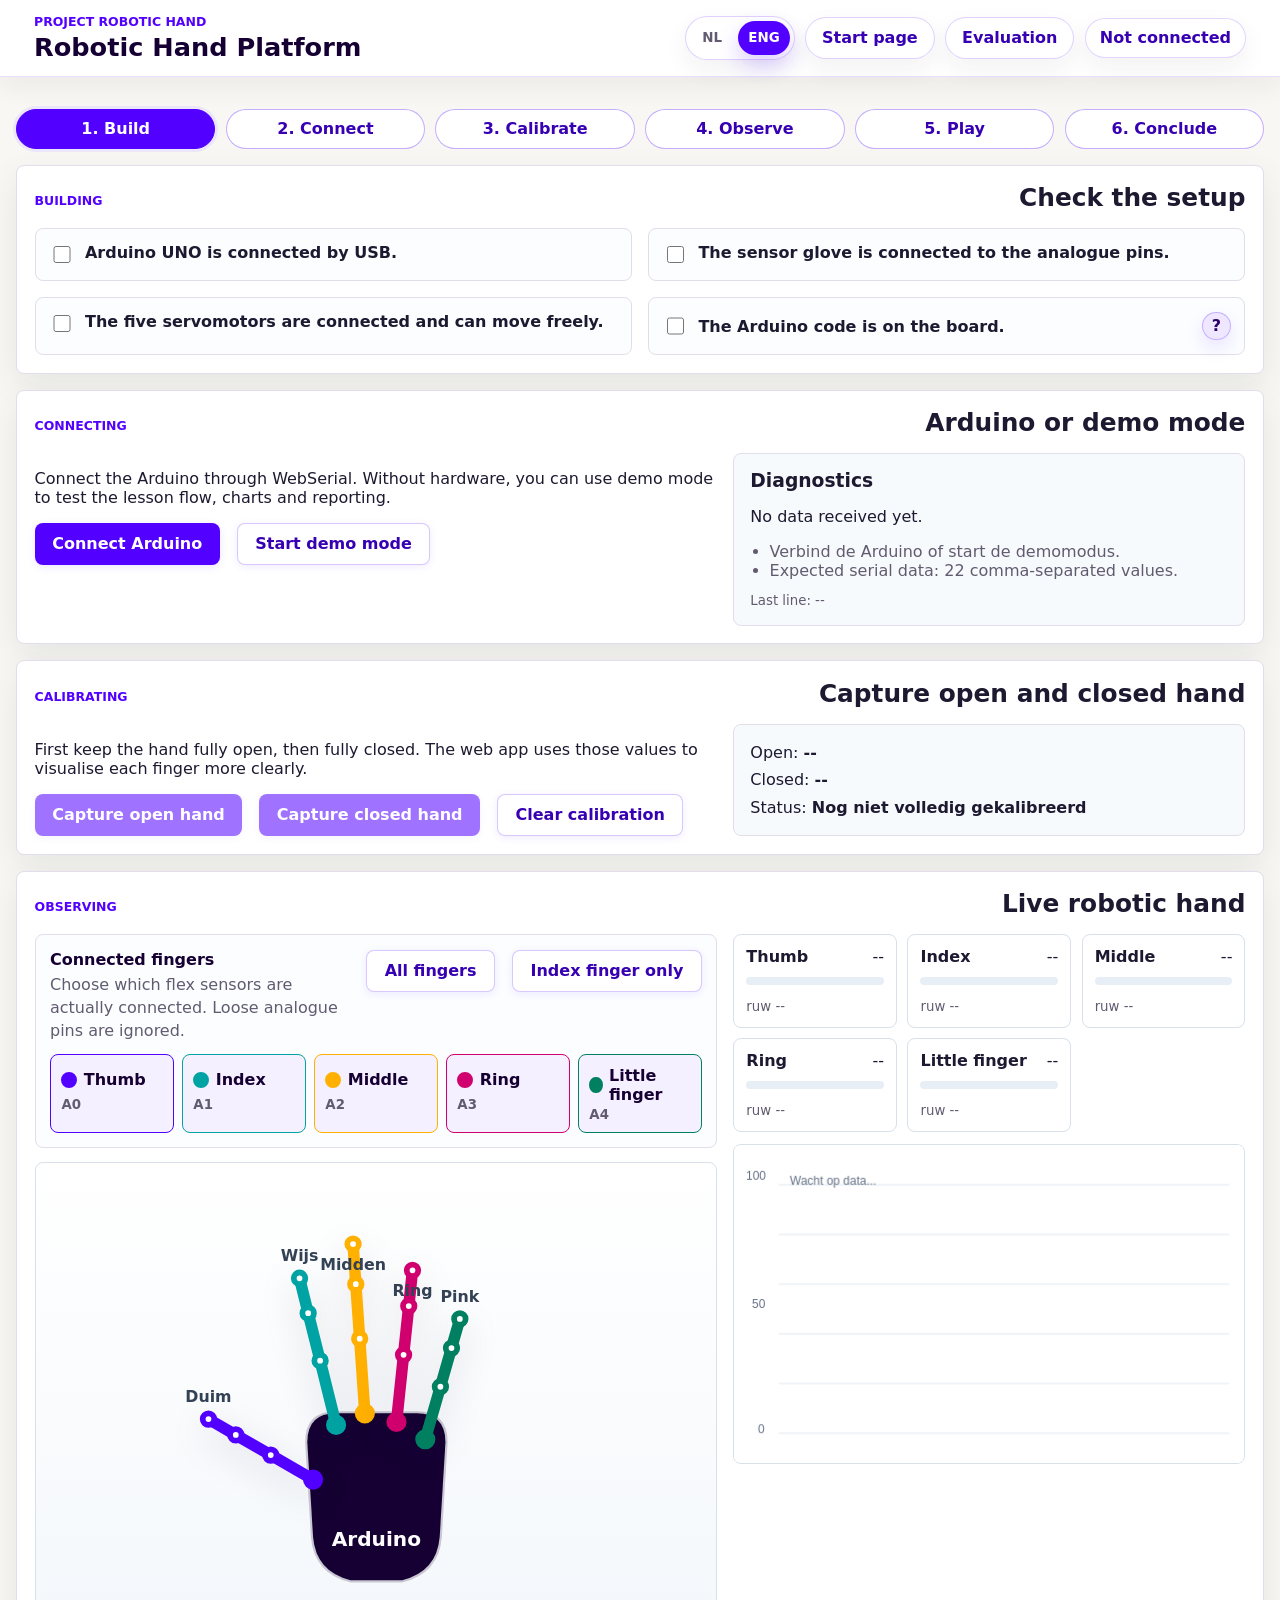
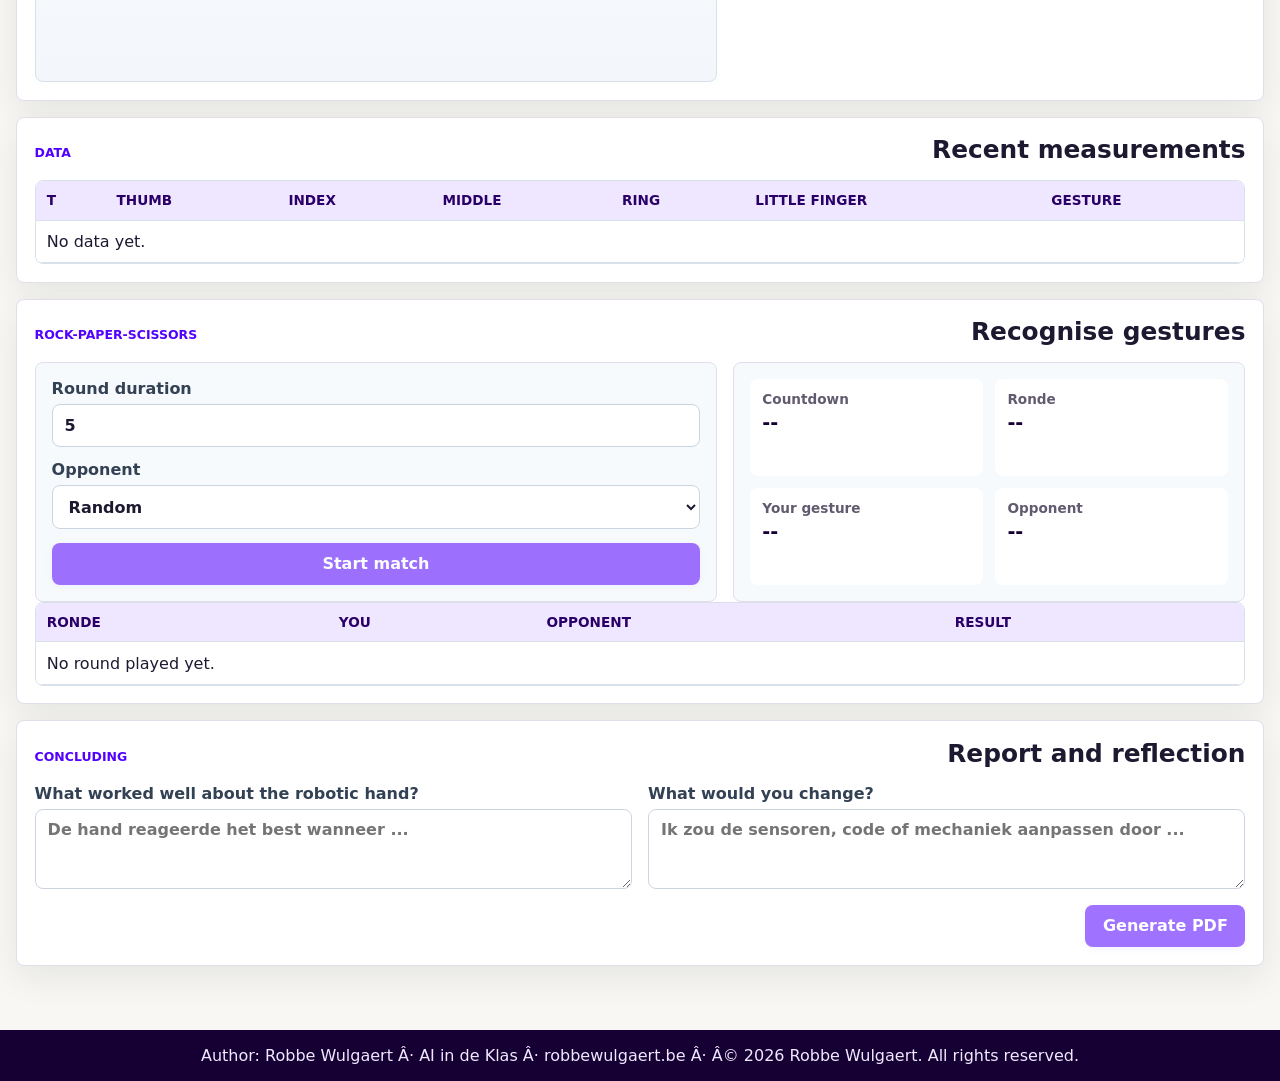
<file: platform.html>
<!doctype html>
<!--
  Project Robothand - webplatform
  Copyright (c) 2026 Robbe Wulgaert
-->
<html lang="nl-BE">
<head>
  <meta charset="utf-8" />
  <meta name="viewport" content="width=device-width, initial-scale=1" />
  <title>Platform Robothand</title>
  <meta
    name="description"
    content="Webplatform voor Project Robothand met WebSerial, live vingerdata, kalibratie, robothandvisualisatie en blad-steen-schaar."
  />

  <link rel="icon" type="image/png" sizes="64x64" href="./favicon.png?v=ff7968036640">
  <link rel="shortcut icon" type="image/png" sizes="64x64" href="./favicon.png?v=ff7968036640">
<link rel="stylesheet" href="style.css" />
  <script src="vendor/jspdf.umd.min.js" defer></script>
  <script src="script.js" defer></script>
  <style id="platform-language-toggle-styles">
.language-toggle {
  display: inline-flex;
  align-items: center;
  gap: 4px;
  border: 1px solid rgba(82, 0, 255, 0.22);
  border-radius: 999px;
  background: #fff;
  padding: 4px;
  box-shadow: 0 10px 24px rgba(82, 0, 255, 0.08);
}
.language-toggle button {
  min-width: 44px;
  min-height: 34px;
  border: 0;
  border-radius: 999px;
  padding: 7px 10px;
  background: transparent;
  color: var(--muted, #625b70);
  font: inherit;
  font-size: 0.84rem;
  font-weight: 900;
  cursor: pointer;
}
.language-toggle button.is-active {
  background: var(--brand, var(--brand-purple, var(--primary, #5200FF)));
  color: #fff;
  box-shadow: 0 10px 22px rgba(82, 0, 255, 0.20);
}
.language-toggle button:focus-visible {
  outline: 3px solid rgba(61, 255, 208, 0.75);
  outline-offset: 2px;
}
.header-actions .language-toggle,
.toolbar .language-toggle,
.app-actions .language-toggle {
  flex: 0 0 auto;
}
@media (max-width: 760px) {
  .language-toggle { order: 2; }
}
</style>
<style id="platform-header-style">
:root {
  --platform-brand: #5200FF;
  --platform-brand-dark: #3700B3;
  --platform-aqua: #3DFFD0;
  --platform-ink: #160033;
  --platform-muted: #625b70;
  --platform-line: rgba(82, 0, 255, 0.16);
  --platform-shadow: 0 10px 26px rgba(26, 34, 76, 0.06);
  --platform-strong-shadow: 0 16px 30px rgba(82, 0, 255, 0.22);
}
.app-page .app-header,
body > header.topbar,
body > header:not(.site-header):not(.app-header):not(.topbar) {
  background: rgba(255, 255, 255, 0.94);
  border-bottom: 1px solid rgba(82, 0, 255, 0.12);
  box-shadow: var(--platform-shadow);
  backdrop-filter: blur(14px);
}
.app-page .app-header {
  display: flex;
  align-items: center;
  justify-content: space-between;
  flex-wrap: wrap;
  gap: 14px;
  padding: 14px clamp(18px, 4vw, 34px);
}
.app-page .project-title {
  flex: 1 1 260px;
  min-width: min(100%, 240px);
}
body > header.topbar,
body > header:not(.site-header):not(.app-header):not(.topbar) {
  padding: 12px 18px;
  gap: 14px;
}
.app-page .app-header h1 {
  color: var(--platform-ink);
  font-size: clamp(1.35rem, 2vw, 1.8rem);
  line-height: 1.08;
  letter-spacing: 0;
}
.app-page .app-header .eyebrow {
  margin: 0 0 5px;
  color: var(--platform-brand);
  font-size: 0.78rem;
  font-weight: 900;
  letter-spacing: 0;
  text-transform: uppercase;
}
.ai-brand,
.brand,
.opdracht strong {
  color: var(--platform-ink);
}
.ai-brand a,
.brand .title {
  color: var(--platform-brand);
  text-decoration: none;
}
.app-page .header-actions,
.topbar .toolbar,
header .app-actions {
  display: flex;
  align-items: center;
  justify-content: flex-end;
  gap: 0.65rem;
  flex-wrap: wrap;
}
.app-page .project-actions {
  flex: 2 1 520px;
  min-width: min(100%, 320px);
}
.app-page .header-actions .primary-button,
.app-page .header-actions .secondary-button,
.app-page .header-actions .ghost-button,
.topbar .toolbar > button,
header .app-actions .btn {
  min-height: 42px;
  display: inline-flex;
  align-items: center;
  justify-content: center;
  border: 1px solid rgba(82, 0, 255, 0.18);
  border-radius: 999px;
  padding: 10px 16px;
  background: #ffffff;
  color: var(--platform-brand-dark);
  font: inherit;
  font-weight: 900;
  line-height: 1;
  text-decoration: none;
  white-space: nowrap;
  cursor: pointer;
  box-shadow: var(--platform-shadow);
  transition: transform var(--motion-medium) var(--ease-out), box-shadow var(--motion-medium) var(--ease-out), border-color var(--motion-fast) var(--ease-standard), background var(--motion-fast) var(--ease-standard), color var(--motion-fast) var(--ease-standard);
}
.app-page .header-actions .primary-button,
.topbar .toolbar > button.is-primary,
header .app-actions .btn.primary,
header .app-actions #btn-pdf {
  border-color: var(--platform-brand);
  background: var(--platform-brand);
  color: #ffffff;
  box-shadow: var(--platform-strong-shadow);
}
.app-page .header-actions .primary-button:hover,
.app-page .header-actions .secondary-button:hover,
.app-page .header-actions .ghost-button:hover,
.topbar .toolbar > button:hover,
header .app-actions .btn:hover {
  transform: translateY(-1px);
  border-color: rgba(82, 0, 255, 0.45);
  box-shadow: 0 14px 30px rgba(82, 0, 255, 0.12);
}
.app-page .header-actions .primary-button:hover,
header .app-actions .btn.primary:hover,
header .app-actions #btn-pdf:hover {
  background: var(--platform-brand-dark);
  border-color: var(--platform-brand-dark);
}
.language-toggle {
  min-height: 42px;
  border-color: rgba(82, 0, 255, 0.18) !important;
  border-radius: 999px !important;
  background: #ffffff !important;
  box-shadow: var(--platform-shadow) !important;
}
.language-toggle button {
  border-radius: 999px !important;
  font-weight: 900 !important;
}
.language-toggle button.is-active {
  background: var(--platform-brand) !important;
  color: #ffffff !important;
  box-shadow: 0 10px 22px rgba(82, 0, 255, 0.20) !important;
}
.app-page .status-pill {
  min-height: 40px;
  border: 1px solid rgba(82, 0, 255, 0.16);
  border-radius: 999px;
  padding: 9px 14px;
  background: #ffffff;
  color: var(--platform-brand-dark);
  font-weight: 900;
  white-space: nowrap;
  box-shadow: var(--platform-shadow);
}
body > header .tabs {
  display: inline-flex;
  gap: 4px;
  border: 1px solid rgba(82, 0, 255, 0.16);
  border-radius: 999px;
  padding: 4px;
  background: #ffffff;
  box-shadow: var(--platform-shadow);
}
body > header .tab {
  min-height: 36px;
  border: 0;
  border-radius: 999px;
  padding: 8px 14px;
  background: transparent;
  color: var(--platform-brand-dark);
  font-weight: 900;
}
body > header .tab.active {
  background: var(--platform-brand);
  color: #ffffff;
  box-shadow: 0 10px 22px rgba(82, 0, 255, 0.20);
}
.topbar .exercise-btn {
  box-shadow: var(--platform-shadow);
}
.topbar .exercise-btn.current {
  box-shadow: 0 0 0 3px rgba(82, 0, 255, 0.14), var(--platform-shadow);
}
@media (max-width: 900px) {
  .app-page .app-header {
    flex-direction: column;
    flex-wrap: nowrap;
    align-items: stretch;
    padding: 12px 18px;
  }
  .app-page .project-title,
  .app-page .project-actions {
    width: 100%;
    min-width: 0;
    flex: none;
  }
  .app-page .project-actions {
    justify-content: flex-start;
  }
}
@media (max-width: 760px) {
  .app-page .header-actions,
  .topbar .toolbar,
  header .app-actions {
    justify-content: flex-start;
    width: 100%;
  }
  .app-page .header-actions > *,
  .topbar .toolbar > button,
  header .app-actions .btn {
    min-width: 0;
  }
}
@media (max-width: 640px) {
  .app-page .project-actions {
    display: grid;
    grid-template-columns: repeat(2, minmax(0, 1fr));
  }
  .app-page .project-actions .language-toggle,
  .app-page .project-actions .status-pill {
    grid-column: span 2;
  }
  .app-page .project-actions > a,
  .app-page .project-actions > button,
  .app-page .project-actions > span {
    width: 100%;
  }
}
@media (max-width: 460px) {
  .app-page .project-actions {
    grid-template-columns: repeat(2, minmax(0, 1fr));
  }
  .app-page .project-actions .language-toggle,
  .app-page .project-actions .status-pill {
    grid-column: span 2;
  }
  .app-page .project-actions .primary-button,
  .app-page .project-actions .secondary-button,
  .app-page .project-actions .ghost-button {
    min-height: 42px;
    line-height: 1.15;
    text-align: center;
    white-space: normal;
  }
}
</style>
</head>
<body class="app-page">
  <header class="app-header project-header">
    <div class="project-title">
      <p class="eyebrow">Project Robothand</p>
      <h1>Platform Robothand</h1>
    </div>
    <div class="header-actions project-actions" aria-label="Platformacties">
      
      <div class="language-toggle" role="group" aria-label="Taalkeuze">
        <button type="button" class="is-active" data-language-choice="nl" aria-pressed="true">NL</button>
        <button type="button" data-language-choice="en" aria-pressed="false">ENG</button>
      </div>
<a class="secondary-button header-link" href="index.html">Startpagina</a>
      <a class="secondary-button header-link" href="evaluatie.html">Evaluatie</a>
      <span id="connection-status" class="status-pill">Niet verbonden</span>
    </div>
  </header>

  <main class="app-shell">
    <section id="compatibility-notice" class="notice hidden" aria-live="polite"></section>

    <nav class="workflow-nav" aria-label="Projectstappen">
      <a href="#setup" class="workflow-step is-active" data-step-link="setup">1. Bouw</a>
      <a href="#connect" class="workflow-step" data-step-link="connect">2. Verbind</a>
      <a href="#calibration" class="workflow-step" data-step-link="calibration">3. Kalibreer</a>
      <a href="#live" class="workflow-step" data-step-link="live">4. Observeer</a>
      <a href="#rps" class="workflow-step" data-step-link="rps">5. Speel</a>
      <a href="#report" class="workflow-step" data-step-link="report">6. Besluit</a>
    </nav>

    <section id="setup" class="workflow-section">
      <div class="section-heading">
        <p class="eyebrow">Bouwen</p>
        <h2>Controleer de opstelling</h2>
      </div>
      <div id="setup-checklist" class="checklist">
        <label><input type="checkbox" /> Arduino UNO is aangesloten via USB.</label>
        <label><input type="checkbox" /> De sensorhandschoen is verbonden met de analoge pinnen.</label>
        <label><input type="checkbox" /> De vijf servomotoren zijn aangesloten en kunnen vrij bewegen.</label>
        <label class="steam-code-check-item">
          <input type="checkbox" />
          <span>De Arduino-code staat op het bord.</span>
          <button id="btn-code-help" class="steam-code-help-button" type="button" aria-label="Toon waar de projectcode staat" title="Toon waar de projectcode staat">?</button>
        </label>
      </div>
    </section>

    <section id="connect" class="workflow-section">
      <div class="section-heading">
        <p class="eyebrow">Verbinden</p>
        <h2>Arduino of demomodus</h2>
      </div>
      <div class="control-panel">
        <div>
          <p>
            Verbind de Arduino via WebSerial. Zonder hardware kun je de demomodus gebruiken om het lesverloop,
            grafieken en rapportage te testen.
          </p>
          <div class="toolbar">
            <button id="btn-connect" class="primary-button" type="button">Verbind Arduino</button>
            <button id="btn-demo" class="secondary-button" type="button">Start demomodus</button>
          </div>
        </div>
        <div class="diagnostics-panel" aria-live="polite">
          <h3>Diagnose</h3>
          <p id="diagnostic-summary">Nog geen data ontvangen.</p>
          <ul id="diagnostic-list">
            <li>Verwachte seriele data: 22 kommagescheiden waarden.</li>
          </ul>
          <small id="serial-preview">Laatste regel: --</small>
        </div>
      </div>
    </section>

    <section id="calibration" class="workflow-section">
      <div class="section-heading">
        <p class="eyebrow">Kalibreren</p>
        <h2>Leg open en gesloten hand vast</h2>
      </div>
      <div class="control-panel">
        <div>
          <p>
            Laat de hand eerst volledig open, daarna volledig gesloten. De webapp gebruikt die waarden
            om elke vinger duidelijker te visualiseren.
          </p>
          <div class="toolbar">
            <button id="btn-capture-open" class="primary-button" type="button" disabled>Open hand vastleggen</button>
            <button id="btn-capture-closed" class="primary-button" type="button" disabled>Gesloten hand vastleggen</button>
            <button id="btn-reset-calibration" class="ghost-button" type="button">Kalibratie wissen</button>
          </div>
        </div>
        <div class="calibration-values">
          <span>Open: <strong id="open-calibration">--</strong></span>
          <span>Gesloten: <strong id="closed-calibration">--</strong></span>
          <span>Status: <strong id="calibration-status">Nog niet gekalibreerd</strong></span>
        </div>
      </div>
    </section>

    <section id="live" class="workflow-section">
      <div class="section-heading">
        <p class="eyebrow">Observeren</p>
        <h2>Live robothand</h2>
      </div>
      <div class="live-layout">
        <div class="hand-panel">
          <div class="connected-fingers-panel" aria-labelledby="connected-fingers-title">
            <div class="connected-fingers-heading">
              <div>
                <h3 id="connected-fingers-title">Aangesloten vingers</h3>
                <p>Kies welke flexsensoren echt aangesloten zijn. Losse analoge pinnen worden genegeerd.</p>
              </div>
              <div class="toolbar compact-toolbar">
                <button id="btn-all-fingers" class="secondary-button" type="button">Alle vingers</button>
                <button id="btn-index-only" class="ghost-button" type="button">Alleen wijsvinger</button>
              </div>
            </div>
            <div id="finger-toggle-group" class="finger-toggle-group" role="group" aria-label="Aangesloten vingers"></div>
          </div>
          <div class="hand-visual" aria-label="Visuele robothand">
            <svg id="hand-skeleton" class="hand-skeleton" viewBox="0 -42 320 360" role="img" aria-label="Skeletweergave van de robothand">
              <path class="palm-shape" d="M116 218 L112 152 Q112 132 132 132 L188 132 Q208 132 208 152 L204 218 Q202 242 178 248 L142 248 Q118 242 116 218 Z"></path>
              <text class="palm-label" x="160" y="224" text-anchor="middle">Arduino</text>
              <g id="skeleton-layer"></g>
            </svg>
          </div>
        </div>
        <div class="finger-panel">
          <div id="finger-metrics" class="finger-metrics"></div>
          <canvas id="finger-chart" width="900" height="320" aria-label="Live grafiek van vingerwaarden"></canvas>
        </div>
      </div>
    </section>

    <section id="data" class="workflow-section">
      <div class="section-heading">
        <p class="eyebrow">Data</p>
        <h2>Recente metingen</h2>
      </div>
      <div class="table-wrap">
        <table>
          <thead>
            <tr>
              <th>t</th>
              <th>Duim</th>
              <th>Wijs</th>
              <th>Midden</th>
              <th>Ring</th>
              <th>Pink</th>
              <th>Gebaar</th>
            </tr>
          </thead>
          <tbody id="sample-body">
            <tr><td colspan="7">Nog geen data.</td></tr>
          </tbody>
        </table>
      </div>
    </section>

    <section id="rps" class="workflow-section">
      <div class="section-heading">
        <p class="eyebrow">Blad-steen-schaar</p>
        <h2>Gebaren herkennen</h2>
      </div>
      <div class="game-layout">
        <div class="game-card">
          <label>
            Ronde duurtijd
            <input id="round-interval" type="number" min="2" max="15" step="1" value="5" />
          </label>
          <label>
            Tegenstander
            <select id="opponent-gesture">
              <option value="random">Willekeurig</option>
              <option value="1">Steen</option>
              <option value="2">Blad</option>
              <option value="3">Schaar</option>
            </select>
          </label>
          <button id="btn-start-match" class="primary-button" type="button" disabled>Start match</button>
          <p id="rps-finger-notice" class="inline-warning hidden">Voor blad-steen-schaar heb je minstens wijsvinger, middenvinger en ringvinger nodig.</p>
        </div>
        <div class="game-status">
          <div>
            <span>Countdown</span>
            <strong id="rps-countdown">--</strong>
          </div>
          <div>
            <span>Ronde</span>
            <strong id="rps-round">--</strong>
          </div>
          <div>
            <span>Jouw gebaar</span>
            <strong id="player-gesture">--</strong>
          </div>
          <div>
            <span>Tegenstander</span>
            <strong id="opponent-gesture-label">--</strong>
          </div>
        </div>
      </div>
      <div class="table-wrap">
        <table>
          <thead>
            <tr>
              <th>Ronde</th>
              <th>Jij</th>
              <th>Tegenstander</th>
              <th>Resultaat</th>
            </tr>
          </thead>
          <tbody id="round-history-body">
            <tr><td colspan="4">Nog geen ronde gespeeld.</td></tr>
          </tbody>
        </table>
      </div>
    </section>

    <section id="report" class="workflow-section">
      <div class="section-heading">
        <p class="eyebrow">Besluiten</p>
        <h2>Rapport en reflectie</h2>
      </div>
      <div class="form-grid">
        <label>
          Wat werkte goed aan de robothand?
          <textarea id="input-conclusion" rows="3" placeholder="De hand reageerde het best wanneer ..."></textarea>
        </label>
        <label>
          Wat zou je aanpassen?
          <textarea id="input-reflection" rows="3" placeholder="Ik zou de sensoren, code of mechaniek aanpassen door ..."></textarea>
        </label>
      </div>
      <div class="table-actions report-actions">
        <button id="btn-report" class="primary-button" type="button" disabled>Genereer PDF</button>
      </div>
    </section>
  </main>

  <div id="report-modal" class="report-overlay hidden" role="dialog" aria-modal="true" aria-labelledby="report-modal-title">
    <form id="report-form" class="report-modal">
      <button id="btn-cancel-report" class="close-button" type="button" aria-label="Sluit rapportvenster">x</button>
      <p class="eyebrow">Rapport</p>
      <h2 id="report-modal-title">Wie maakt dit rapport?</h2>
      <label>
        Naam of namen
        <input id="report-names" type="text" placeholder="Bijv. Noor, Adam en Lina" required />
      </label>
      <label>
        Klas
        <input id="report-class" type="text" placeholder="Bijv. 1IW A" required />
      </label>
      <div class="modal-actions">
        <button class="secondary-button" id="btn-report-back" type="button">Annuleer</button>
        <button class="primary-button" type="submit">Genereer PDF</button>
      </div>
    </form>
  </div>

  <div id="code-help-modal" class="report-overlay hidden code-help-overlay" role="dialog" aria-modal="true" aria-labelledby="code-help-title">
    <article class="report-modal steam-code-modal">
      <button id="btn-close-code-help" class="close-button" type="button" aria-label="Sluit codehulp">x</button>
      <p class="eyebrow">Code uploaden</p>
      <h2 id="code-help-title">Waar vind ik de Arduino-code?</h2>
      <p>Deze opstelling werkt pas wanneer de Arduino de juiste projectcode heeft gekregen. Je vindt de code tussen de andere bronbestanden.</p>
      <a class="steam-code-link" href="https://github.com/RobbeW/robothand" target="_blank" rel="noopener noreferrer">Open RobbeW/robothand op GitHub</a>
    </article>
  </div>

  <footer class="app-footer">
    <p>Auteur: Robbe Wulgaert Â· AI in de Klas Â· robbewulgaert.be Â· Â© 2026 Robbe Wulgaert. Alle rechten voorbehouden.</p>
  </footer>
<script id="platform-language-toggle-script">
(() => {
  const LANGUAGE_KEY = "aiindeklas:index-language";
  const TRANSLATIONS = {
  "Taalkeuze": "Language selection",
  "Evaluatie": "Evaluation",
  "Startpagina": "Start page",
  "Platformacties": "Platform actions",
  "Start platform": "Start platform",
  "Start leerplatform": "Start learning platform",
  "Niet verbonden": "Not connected",
  "Project Robothand": "Project Robotic Hand",
  "Verbind": "Connect",
  "Verbinden": "Connecting",
  "Bouw": "Build",
  "Bouwen": "Building",
  "Voorspel": "Predict",
  "Voorspellen": "Predicting",
  "Meet": "Measure",
  "Meten": "Measuring",
  "Vergelijk": "Compare",
  "Vergelijken": "Comparing",
  "Besluit": "Conclusion",
  "Besluiten": "Concluding",
  "Kalibreer": "Calibrate",
  "Kalibreren": "Calibrating",
  "Observeer": "Observe",
  "Observeren": "Observing",
  "Speel": "Play",
  "Model": "Model",
  "Kies model": "Choose model",
  "Test": "Test",
  "Testen": "Testing",
  "Sorteer": "Sort",
  "Sorteren": "Sorting",
  "Menu": "Menu",
  "Inhoud": "Contents",
  "Sluiten": "Close",
  "Sluiten X": "Close X",
  "x": "x",
  "X": "X",
  "Oefening": "Exercise",
  "OEFENING": "EXERCISE",
  "Code-editor": "Code editor",
  "Editor": "Editor",
  "Uitvoeren": "Run",
  "Uitvoer": "Output",
  "Console-uitvoer": "Console output",
  "Feedback": "Feedback",
  "Status": "Status",
  "Data": "Data",
  "Diagnose": "Diagnostics",
  "Nog geen data ontvangen.": "No data received yet.",
  "Laatste regel: --": "Last line: --",
  "Laatste code: --": "Last code: --",
  "Rapport": "Report",
  "Rapportinstellingen": "Report settings",
  "Wie maakt dit rapport?": "Who is making this report?",
  "Naam": "Name",
  "Naam:": "Name:",
  "Naam of namen": "Name or names",
  "Klas": "Class",
  "Klas:": "Class:",
  "Annuleren": "Cancel",
  "Annuleer": "Cancel",
  "OK": "OK",
  "Doorgaan": "Continue",
  "Reset": "Reset",
  "Genereer PDF": "Generate PDF",
  "Maak PDF": "Create PDF",
  "Exporteren": "Export",
  "Exporteren naar PDF": "Export to PDF",
  "Reeks exporteren naar PDF": "Export series to PDF",
  "Vooruitgang wissen": "Clear progress",
  "Voortgang wissen": "Clear progress",
  "Alleen huidige oefening": "Current exercise only",
  "Alle voortgang": "All progress",
  "Volledige reeks": "Full series",
  "Volledige cursus": "Full course",
  "Kies wat je wil wissen.": "Choose what you want to clear.",
  "Donker/Licht": "Dark/Light",
  "Thema": "Theme",
  "Donkere/lichte modus": "Dark/light mode",
  "Donkere of lichte modus": "Dark or light mode",
  "Formularium": "Reference sheet",
  "HTML Formularium": "HTML reference sheet",
  "Python Formularium": "Python reference sheet",
  "Blockly Formularium": "Blockly reference sheet",
  "Hulp": "Help",
  "Help": "Help",
  "Schema": "Diagram",
  "Checklist": "Checklist",
  "Onderzoeksvraag": "Research question",
  "Hypothese": "Hypothesis",
  "Besluit en reflectie": "Conclusion and reflection",
  "Reflectie": "Reflection",
  "Korte reflectie": "Short reflection",
  "Waarde": "Value",
  "Variabele": "Variable",
  "Proef": "Trial",
  "Duur": "Duration",
  "Plek": "Location",
  "Tijd": "Time",
  "Bron": "Source",
  "Klasse": "Class",
  "Zekerheid": "Confidence",
  "Verwacht": "Expected",
  "Voorspeld": "Predicted",
  "Verstuurd": "Sent",
  "Projectstappen": "Project steps",
  "Onderzoeksstappen": "Research steps",
  "Auteur: Robbe Wulgaert Â· AI in de Klas Â· robbewulgaert.be Â· Â© 2026 Robbe Wulgaert. Alle rechten voorbehouden.": "Author: Robbe Wulgaert Â· AI in de Klas Â· robbewulgaert.be Â· Â© 2026 Robbe Wulgaert. All rights reserved.",
  "Platform Robothand": "Robotic Hand Platform",
  "1. Bouw": "1. Build",
  "2. Verbind": "2. Connect",
  "3. Kalibreer": "3. Calibrate",
  "4. Observeer": "4. Observe",
  "5. Speel": "5. Play",
  "6. Besluit": "6. Conclude",
  "Controleer de opstelling": "Check the setup",
  "Arduino UNO is aangesloten via USB.": "Arduino UNO is connected by USB.",
  "De sensorhandschoen is verbonden met de analoge pinnen.": "The sensor glove is connected to the analogue pins.",
  "De vijf servomotoren zijn aangesloten en kunnen vrij bewegen.": "The five servomotors are connected and can move freely.",
  "De Arduino-code staat op het bord.": "The Arduino code is on the board.",
  "Toon waar de projectcode staat": "Show where the project code is",
  "Code uploaden": "Upload code",
  "Waar vind ik de Arduino-code?": "Where can I find the Arduino code?",
  "Deze opstelling werkt pas wanneer de Arduino de juiste projectcode heeft gekregen. Je vindt de code tussen de andere bronbestanden.": "This setup only works after the Arduino has received the correct project code. You can find the code with the other source files.",
  "Open RobbeW/robothand op GitHub": "Open RobbeW/robothand on GitHub",
  "Sluit codehulp": "Close code help",
  "Arduino of demomodus": "Arduino or demo mode",
  "Verbind de Arduino via WebSerial. Zonder hardware kun je de demomodus gebruiken om het lesverloop, grafieken en rapportage te testen.": "Connect the Arduino through WebSerial. Without hardware, you can use demo mode to test the lesson flow, charts and reporting.",
  "Verbind Arduino": "Connect Arduino",
  "Start demomodus": "Start demo mode",
  "Verwachte seriele data: 22 kommagescheiden waarden.": "Expected serial data: 22 comma-separated values.",
  "Leg open en gesloten hand vast": "Capture open and closed hand",
  "Laat de hand eerst volledig open, daarna volledig gesloten. De webapp gebruikt die waarden om elke vinger duidelijker te visualiseren.": "First keep the hand fully open, then fully closed. The web app uses those values to visualise each finger more clearly.",
  "Open hand vastleggen": "Capture open hand",
  "Gesloten hand vastleggen": "Capture closed hand",
  "Kalibratie wissen": "Clear calibration",
  "Gesloten:": "Closed:",
  "Nog niet gekalibreerd": "Not calibrated yet",
  "Live robothand": "Live robotic hand",
  "Aangesloten vingers": "Connected fingers",
  "Kies welke flexsensoren echt aangesloten zijn. Losse analoge pinnen worden genegeerd.": "Choose which flex sensors are actually connected. Loose analogue pins are ignored.",
  "Alle vingers": "All fingers",
  "Alleen wijsvinger": "Index finger only",
  "Recente metingen": "Recent measurements",
  "Duim": "Thumb",
  "Wijs": "Index",
  "Midden": "Middle",
  "Ring": "Ring",
  "Pink": "Little finger",
  "Gebaar": "Gesture",
  "Nog geen data.": "No data yet.",
  "Blad-steen-schaar": "Rock-paper-scissors",
  "Gebaren herkennen": "Recognise gestures",
  "Ronde duurtijd": "Round duration",
  "Tegenstander": "Opponent",
  "Willekeurig": "Random",
  "Steen": "Rock",
  "Blad": "Paper",
  "Schaar": "Scissors",
  "Start match": "Start match",
  "Voor blad-steen-schaar heb je minstens wijsvinger, middenvinger en ringvinger nodig.": "For rock-paper-scissors, you need at least index finger, middle finger and ring finger.",
  "Countdown": "Countdown",
  "Jouw gebaar": "Your gesture",
  "Jij": "You",
  "Resultaat": "Result",
  "Nog geen ronde gespeeld.": "No round played yet.",
  "Rapport en reflectie": "Report and reflection",
  "Wat werkte goed aan de robothand?": "What worked well about the robotic hand?",
  "Wat zou je aanpassen?": "What would you change?",
  "Bijv. Noor, Adam en Lina": "E.g. Noor, Adam and Lina",
  "Bijv. 1IW A": "E.g. 1IW A"
};
  const PATTERNS = [
  {
    "pattern": "^Voortgang: (.+)$",
    "replacement": "Progress: $1"
  },
  {
    "pattern": "^Snelheid: (.+) ms/stap$",
    "replacement": "Speed: $1 ms/step"
  },
  {
    "pattern": "^Snelheid: (.+)$",
    "replacement": "Speed: $1"
  },
  {
    "pattern": "^Pogingen: (.+) \\| Tijd: (.+)$",
    "replacement": "Attempts: $1 | Time: $2"
  },
  {
    "pattern": "^Level (.+)$",
    "replacement": "Level $1"
  },
  {
    "pattern": "^Turtle Level$",
    "replacement": "Turtle level"
  },
  {
    "pattern": "^Open: (.+)$",
    "replacement": "Open: $1"
  },
  {
    "pattern": "^Gesloten: (.+)$",
    "replacement": "Closed: $1"
  },
  {
    "pattern": "^Status: (.+)$",
    "replacement": "Status: $1"
  },
  {
    "pattern": "^Ronde (.+)$",
    "replacement": "Round $1"
  },
  {
    "pattern": "^dt = (.+) s\\. (.+)$",
    "replacement": "dt = $1 s. $2"
  },
  {
    "pattern": "^Verbonden \\((.+) baud\\)$",
    "replacement": "Connected ($1 baud)"
  },
  {
    "pattern": "^Data ontvangen via (.+)\\. (.+)$",
    "replacement": "Data received via $1. $2"
  }
];
  const META = {
  "title": "Robotic Hand Platform",
  "description": "Web platform for Project Robotic Hand with WebSerial, live finger data, calibration, robotic hand visualisation and rock-paper-scissors."
};
  const SKIP_SELECTOR = "script, style, noscript, textarea, input, canvas, svg, iframe, code, pre, kbd, samp, [contenteditable='true'], .CodeMirror, .cm-editor, .blocklySvg, .blocklyWidgetDiv, .blocklyTooltipDiv";
  const TRANSLATABLE_ATTRIBUTES = ["aria-label", "alt", "title", "placeholder"];
  const OBSERVER_OPTIONS = { childList: true, subtree: true, characterData: true };
  const textRecords = new WeakMap();
  const attrRecords = new WeakMap();
  let currentLanguage = "nl";
  let applying = false;
  let observer = null;
  let queuedMutations = [];
  let translationScheduled = false;
  let originalTitle = document.title;
  let originalDescription = null;
  const normalize = (value) => String(value || "").replace(/\s+/g, " ").trim();
  function preserveOuterWhitespace(original, translated) {
    const start = String(original).match(/^\s*/)?.[0] || "";
    const end = String(original).match(/\s*$/)?.[0] || "";
    return start + translated + end;
  }
  function translateKey(key) {
    if (Object.prototype.hasOwnProperty.call(TRANSLATIONS, key)) return TRANSLATIONS[key];
    for (const item of PATTERNS) {
      const regex = new RegExp(item.pattern);
      if (regex.test(key)) return key.replace(regex, item.replacement);
    }
    return null;
  }
  function shouldSkipNode(node) {
    const element = node.nodeType === Node.TEXT_NODE ? node.parentElement : node;
    return !element || element.closest(SKIP_SELECTOR);
  }
  function setTextNodeValue(node, value, record) {
    if (node.nodeValue !== value) node.nodeValue = value;
    record.translated = value;
    record.translatedByUs = true;
  }
  function translateTextNode(node) {
    if (!node || node.nodeType !== Node.TEXT_NODE || shouldSkipNode(node)) return;
    const raw = node.nodeValue || "";
    if (!normalize(raw)) return;
    let record = textRecords.get(node);
    if (!record) {
      record = { original: raw, translated: "", translatedByUs: false };
      textRecords.set(node, record);
    }
    if (currentLanguage === "en") {
      if (record.translatedByUs && raw === record.translated) return;
      record.original = raw;
      const translated = translateKey(normalize(record.original));
      if (!translated) {
        record.translated = "";
        record.translatedByUs = false;
        return;
      }
      const next = preserveOuterWhitespace(record.original, translated);
      if (next !== raw) setTextNodeValue(node, next, record);
      else {
        record.translated = "";
        record.translatedByUs = false;
      }
    } else if (record.translatedByUs) {
      if (raw !== record.original) node.nodeValue = record.original;
      record.translated = "";
      record.translatedByUs = false;
    }
  }
  function getAttributeRecord(element, attr, current) {
    let records = attrRecords.get(element);
    if (!records) {
      records = new Map();
      attrRecords.set(element, records);
    }
    if (!records.has(attr)) records.set(attr, { original: current, translated: "", translatedByUs: false });
    return records.get(attr);
  }
  function translateElementAttributes(element) {
    if (!element || element.nodeType !== Node.ELEMENT_NODE || element.closest(SKIP_SELECTOR)) return;
    TRANSLATABLE_ATTRIBUTES.forEach((attr) => {
      if (!element.hasAttribute(attr)) return;
      const current = element.getAttribute(attr) || "";
      if (!normalize(current)) return;
      const record = getAttributeRecord(element, attr, current);
      if (currentLanguage === "en") {
        if (record.translatedByUs && current === record.translated) return;
        record.original = current;
        const translated = translateKey(normalize(record.original));
        if (!translated) {
          record.translated = "";
          record.translatedByUs = false;
          return;
        }
        if (translated !== current) {
          element.setAttribute(attr, translated);
          record.translated = translated;
          record.translatedByUs = true;
        } else {
          record.translated = "";
          record.translatedByUs = false;
        }
      } else if (record.translatedByUs) {
        if (current !== record.original) element.setAttribute(attr, record.original);
        record.translated = "";
        record.translatedByUs = false;
      }
    });
  }
  function translateAttributes(root = document.body) {
    if (!root) return;
    if (root.nodeType === Node.ELEMENT_NODE) translateElementAttributes(root);
    if (root.querySelectorAll) {
      root.querySelectorAll("[aria-label], [alt], [title], [placeholder]").forEach(translateElementAttributes);
    }
  }
  function translateTree(root = document.body) {
    if (!root) return;
    if (root.nodeType === Node.TEXT_NODE) {
      translateTextNode(root);
      return;
    }
    if (shouldSkipNode(root)) return;
    translateAttributes(root);
    const walker = document.createTreeWalker(root, NodeFilter.SHOW_TEXT, {
      acceptNode(node) {
        return shouldSkipNode(node) || !normalize(node.nodeValue) ? NodeFilter.FILTER_REJECT : NodeFilter.FILTER_ACCEPT;
      }
    });
    const nodes = [];
    while (walker.nextNode()) nodes.push(walker.currentNode);
    nodes.forEach(translateTextNode);
  }
  function pauseObserver(callback) {
    if (observer) observer.disconnect();
    applying = true;
    try {
      callback();
    } finally {
      applying = false;
      if (observer && document.body) observer.observe(document.body, OBSERVER_OPTIONS);
    }
  }
  function syncChrome() {
    document.documentElement.lang = currentLanguage === "en" ? "en" : "nl-BE";
    document.title = currentLanguage === "en" && META.title ? META.title : originalTitle;
    const description = document.querySelector('meta[name="description"]');
    if (description) {
      if (originalDescription === null) originalDescription = description.getAttribute("content") || "";
      description.setAttribute("content", currentLanguage === "en" && META.description ? META.description : originalDescription);
    }
    document.querySelectorAll("[data-language-choice]").forEach((button) => {
      const isActive = button.dataset.languageChoice === currentLanguage;
      button.classList.toggle("is-active", isActive);
      button.setAttribute("aria-pressed", String(isActive));
    });
  }
  function setLanguage(language) {
    currentLanguage = language === "en" ? "en" : "nl";
    pauseObserver(() => {
      translateTree(document.body);
      syncChrome();
    });
    try { localStorage.setItem(LANGUAGE_KEY, currentLanguage); } catch (error) {}
  }
  function processQueuedMutations() {
    translationScheduled = false;
    if (applying || currentLanguage !== "en" || !queuedMutations.length) {
      queuedMutations = [];
      return;
    }
    const mutations = queuedMutations;
    queuedMutations = [];
    pauseObserver(() => {
      const roots = new Set();
      const textNodes = new Set();
      mutations.forEach((mutation) => {
        mutation.addedNodes.forEach((node) => {
          if (node.nodeType === Node.TEXT_NODE) textNodes.add(node);
          else if (node.nodeType === Node.ELEMENT_NODE) roots.add(node);
        });
        if (mutation.type === "characterData") textNodes.add(mutation.target);
      });
      roots.forEach((root) => translateTree(root));
      textNodes.forEach((node) => translateTextNode(node));
    });
  }
  function scheduleMutationTranslation(mutations) {
    if (applying || currentLanguage !== "en") return;
    queuedMutations.push(...mutations);
    if (translationScheduled) return;
    translationScheduled = true;
    const schedule = window.requestAnimationFrame || ((callback) => window.setTimeout(callback, 0));
    schedule(processQueuedMutations);
  }
  function initLanguageToggle() {
    document.querySelectorAll("[data-language-choice]").forEach((button) => {
      button.addEventListener("click", () => setLanguage(button.dataset.languageChoice));
    });
    observer = new MutationObserver(scheduleMutationTranslation);
    let saved = "nl";
    try {
      const requested = new URLSearchParams(window.location.search).get("lang");
      saved = requested || localStorage.getItem(LANGUAGE_KEY) || "nl";
    } catch (error) {}
    setLanguage(saved === "en" ? "en" : "nl");
    window.setPlatformLanguage = setLanguage;
  }
  if (document.readyState === "loading") document.addEventListener("DOMContentLoaded", initLanguageToggle);
  else initLanguageToggle();

})();
</script>
</body>
</html>
</file>
<file: style.css>
/* Copyright (c) 2026 Robbe Wulgaert */

:root {
  color-scheme: light;
  --brand: #5200FF;
  --brand-dark: #3700B3;
  --brand-soft: #F7F3FF;
  --brand-softer: #F7F3FF;
  --accent: #3DFFD0;
  --ink: #160033;
  --text: #1D1930;
  --muted: #625B70;
  --line: #E2DDEA;
  --surface: #FFFFFF;
  --surface-soft: #F8F7F3;
  --bg: #F8F7F3;
  --max-width: 1180px;
  --shadow: 0 18px 55px rgba(32, 20, 54, 0.1);
  --font-body: system-ui, -apple-system, "Segoe UI", Arial, sans-serif;
  --motion-fast: 150ms;
  --motion-medium: 260ms;
  --motion-slow: 520ms;
  --ease-standard: cubic-bezier(0.2, 0, 0, 1);
  --ease-out: cubic-bezier(0.22, 1, 0.36, 1);
  --font-size-hero: clamp(2.45rem, 7vw, 5.8rem);
  --font-size-section-title: clamp(1.8rem, 4vw, 3.25rem);
  --font-size-lead: clamp(1.05rem, 2vw, 1.32rem);
}

* {
  box-sizing: border-box;
}

html {
  scroll-behavior: smooth;
}

body {
  margin: 0;
  min-height: 100vh;
  font-family: var(--font-body);
  background: var(--surface-soft);
  color: var(--text);
}

a {
  color: inherit;
}

img {
  max-width: 100%;
}

.skip-link {
  position: absolute;
  top: 0.75rem;
  left: 1rem;
  z-index: 100;
  transform: translateY(-160%);
  border-radius: 8px;
  padding: 0.65rem 0.85rem;
  background: var(--ink);
  color: #ffffff;
  text-decoration: none;
  font-weight: 800;
}

.skip-link:focus {
  transform: translateY(0);
}

.site-header {
  position: sticky;
  top: 0;
  z-index: 40;
  border-bottom: 1px solid rgba(82, 0, 255, 0.12);
  background: rgba(255, 255, 255, 0.94);
  backdrop-filter: blur(14px);
}

.nav {
  width: min(var(--max-width), calc(100% - 2rem));
  min-height: 4.75rem;
  margin: 0 auto;
  display: flex;
  align-items: center;
  justify-content: space-between;
  gap: 1.2rem;
}

.brand-link,
.nav-links,
.nav-actions,
.hero-actions,
.cta-actions,
.footer-links {
  display: flex;
  align-items: center;
}

.brand-link {
  min-width: 15rem;
  gap: 0.75rem;
  text-decoration: none;
}

.brand-mark {
  width: 2.6rem;
  height: 2.6rem;
  display: grid;
  place-items: center;
  border-radius: 8px;
  background: var(--brand);
  color: #ffffff;
  font-weight: 900;
}

.brand-copy {
  display: grid;
  gap: 0.1rem;
}

.brand-title {
  font-weight: 900;
}

.brand-subtitle {
  color: #6c657d;
  font-size: 0.82rem;
  font-weight: 700;
}

.nav-links {
  gap: 1rem;
  color: #342a4e;
  font-size: 0.95rem;
  font-weight: 800;
}

.nav-links a,
.footer-links a {
  text-decoration: none;
}

.nav-links a:hover,
.footer-links a:hover {
  color: var(--brand);
}

.nav-actions {
  gap: 0.65rem;
}

.btn,
.menu-button {
  min-height: 2.75rem;
  display: inline-flex;
  align-items: center;
  justify-content: center;
  border-radius: 8px;
  padding: 0.72rem 1rem;
  border: 0;
  text-decoration: none;
  font: inherit;
  font-weight: 900;
  line-height: 1;
  cursor: pointer;
}

.btn-primary {
  background: var(--brand);
  color: #ffffff;
  box-shadow: 0 12px 28px rgba(82, 0, 255, 0.22);
}

.btn-primary:hover {
  background: var(--brand-dark);
}

.btn-secondary,
.menu-button {
  border: 1px solid rgba(82, 0, 255, 0.18);
  background: #ffffff;
  color: var(--brand-dark);
}

.btn-small {
  min-height: 2.45rem;
  padding: 0.62rem 0.86rem;
  font-size: 0.9rem;
}

.menu-button {
  display: none;
}

.landing-hero {
  min-height: 640px;
  display: flex;
  align-items: center;
  border-bottom: 1px solid rgba(82, 0, 255, 0.1);
  background-image:
    linear-gradient(90deg, rgba(255, 255, 255, 0.98) 0%, rgba(255, 255, 255, 0.9) 46%, rgba(255, 255, 255, 0.22) 100%),
    url("media/landing_page_photo.jpg");
  background-position: center right;
  background-size: cover;
}

.hero-content {
  width: min(var(--max-width), calc(100% - 2rem));
  margin: 0 auto;
  padding: 5rem 0;
}

.hero-content > * {
  max-width: 720px;
}

.landing-hero h1 {
  margin: 0;
  color: var(--ink);
  font-size: var(--font-size-hero);
  line-height: 1;
  letter-spacing: 0;
}

.hero-lead {
  margin: 1.3rem 0 0;
  color: #413854;
  font-size: var(--font-size-lead);
  line-height: 1.55;
  font-weight: 650;
}

.hero-actions {
  flex-wrap: wrap;
  gap: 0.75rem;
  margin-top: 1.6rem;
}

.section {
  width: min(var(--max-width), calc(100% - 2rem));
  margin: 0 auto;
  padding: 5rem 0;
}

.section-kicker {
  margin: 0 0 0.7rem;
  color: var(--brand);
  font-size: 0.78rem;
  font-weight: 900;
  letter-spacing: 0;
  text-transform: uppercase;
}

.section-title {
  max-width: 860px;
  margin: 0;
  color: var(--ink);
  font-size: var(--font-size-section-title);
  line-height: 1.08;
  letter-spacing: 0;
}

.section-lead {
  max-width: 860px;
  margin: 1rem 0 0;
  color: #4c465d;
  font-size: 1.08rem;
  line-height: 1.7;
}

.steps,
.feature-grid,
.privacy-grid {
  display: grid;
  gap: 1rem;
  margin-top: 2rem;
}

.steps {
  grid-template-columns: repeat(3, minmax(0, 1fr));
}

.feature-grid {
  grid-template-columns: repeat(4, minmax(0, 1fr));
}

.privacy-grid {
  grid-template-columns: minmax(0, 1fr);
  max-width: 760px;
}

.privacy-license-list { display: grid; gap: 14px; margin-top: 28px; }
.privacy-license-details { margin: 0; }
.privacy-license-details summary {
  display: flex;
  align-items: center;
  justify-content: space-between;
  gap: 16px;
  color: var(--brand);
  cursor: pointer;
  font-size: 1.12rem;
  font-weight: 900;
  list-style: none;
}
.privacy-license-details summary::-webkit-details-marker { display: none; }
.privacy-license-details summary::after {
  content: "+";
  display: grid;
  place-items: center;
  flex: 0 0 32px;
  width: 32px;
  height: 32px;
  border-radius: 999px;
  background: #f7f3ff;
  color: var(--brand);
  font-size: 1.35rem;
  line-height: 1;
}
.privacy-license-details[open] summary::after { content: "−"; }
.privacy-license-content { margin-top: 16px; padding-top: 16px; border-top: 1px solid var(--line); }
.privacy-license-content p + p { margin-top: 12px; }

.step-card,
.feature-card {
  border: 1px solid var(--line);
  border-radius: 8px;
  padding: 1.25rem;
  background: #ffffff;
  box-shadow: 0 10px 30px rgba(32, 20, 54, 0.06);
}

.step-number,
.feature-icon {
  width: 2.45rem;
  height: 2.45rem;
  display: grid;
  place-items: center;
  border-radius: 8px;
  background: var(--brand-soft);
  color: var(--brand);
  font-weight: 900;
}

.card-title {
  margin: 1rem 0 0;
  color: var(--ink);
  font-size: 1.12rem;
  letter-spacing: 0;
}

.card-copy {
  margin: 0.55rem 0 0;
  color: #554e63;
  line-height: 1.65;
}

.split {
  display: grid;
  grid-template-columns: minmax(0, 1.05fr) minmax(320px, 0.95fr);
  gap: 1.2rem;
  align-items: center;
}

.audience-card {
  max-width: 900px;
  border: 1px solid var(--line);
  padding: 2rem;
  background: rgba(255, 255, 255, 0.92);
}

.photo-frame {
  margin: 0;
  overflow: hidden;
  border: 1px solid var(--line);
  border-radius: 8px;
  background: #ffffff;
  box-shadow: var(--shadow);
}

.photo-frame img {
  display: block;
  width: 100%;
  aspect-ratio: 4 / 3;
  object-fit: cover;
}

.photo-frame figcaption {
  border-top: 1px solid rgba(82, 0, 255, 0.1);
  padding: 0.85rem 1rem;
  color: #615b70;
  font-size: 0.9rem;
  font-weight: 700;
}

.bullet-list {
  margin: 1.2rem 0 0;
  padding-left: 1.2rem;
  color: #4d465e;
  line-height: 1.75;
}

.cta-band {
  display: flex;
  align-items: center;
  justify-content: space-between;
  gap: 1.2rem;
  border-radius: 8px;
  padding: 2.25rem;
  background: var(--ink);
  color: #ffffff;
  box-shadow: var(--shadow);
}

.cta-band h2 {
  margin: 0;
  font-size: 2rem;
  letter-spacing: 0;
}

.cta-band p {
  max-width: 680px;
  margin: 0.55rem 0 0;
  color: #dfd7ef;
  line-height: 1.6;
}

.cta-actions {
  flex-wrap: wrap;
  justify-content: flex-end;
  gap: 0.75rem;
}

.site-footer {
  margin-top: 2rem;
  background: var(--ink);
  color: #ffffff;
}

.footer-inner {
  width: min(var(--max-width), calc(100% - 2rem));
  margin: 0 auto;
  padding: 2rem 0;
  display: flex;
  justify-content: space-between;
  gap: 1rem;
}

.footer-title {
  font-weight: 900;
}

.site-footer p {
  margin: 0.5rem 0 0;
  color: #d9d0e8;
  line-height: 1.55;
}

.footer-links {
  flex-wrap: wrap;
  justify-content: flex-end;
  gap: 0.85rem;
  color: #efe9ff;
  font-weight: 800;
}

.app-page {
  background: var(--bg, #F8F7F3);
}

.app-header,
.app-footer {
  background: var(--ink);
  color: #ffffff;
}

/* Delphi-style landing alignment */
:root {
  --brand-dark: #3700B3;
  --brand-softer: #F7F3FF;
  --accent: #3DFFD0;
  --line: #E2DDEA;
  --surface-soft: #F8F7F3;
  --card-shadow: 0 10px 30px rgba(32, 20, 54, 0.08);
  --font-body: system-ui, -apple-system, "Segoe UI", Arial, sans-serif;
}

.landing-page {
  background:
    radial-gradient(circle at top left, rgba(82, 0, 255, 0.09), transparent 34rem),
    linear-gradient(180deg, #ffffff 0%, var(--surface-soft) 100%);
}

.site-header {
  border-bottom-color: rgba(226, 221, 234, 0.78);
  background: rgba(255, 255, 255, 0.88);
  backdrop-filter: blur(16px);
}

.nav {
  width: min(var(--max-width), 100%);
  min-height: auto;
  padding: 16px 22px;
  gap: 24px;
}

.brand-mark {
  width: 44px;
  height: 44px;
  border-radius: 14px;
  background: linear-gradient(135deg, var(--brand), var(--brand-dark));
  box-shadow: 0 12px 24px rgba(82, 0, 255, 0.24);
}

.nav-links {
  gap: 6px;
}

.nav-links a {
  border-radius: 999px;
  padding: 10px 12px;
}

.nav-links a:hover,
.nav-links a:focus-visible {
  color: var(--brand);
  background: var(--brand-softer);
  outline: none;
}

.btn,
.menu-button {
  min-height: 46px;
  border-radius: 999px;
  padding: 13px 18px;
  transition: transform var(--motion-medium) var(--ease-out), box-shadow var(--motion-medium) var(--ease-out), background var(--motion-fast) var(--ease-standard), border-color var(--motion-fast) var(--ease-standard);
  white-space: nowrap;
}

.btn:hover,
.menu-button:hover {
  transform: translateY(-1px);
}

.btn-primary {
  box-shadow: 0 16px 30px rgba(82, 0, 255, 0.23);
}

.section-kicker {
  display: inline-flex;
  align-items: center;
}

.step-card,
.feature-card,
.audience-card,
.privacy-grid .feature-card {
  border-radius: 20px;
  box-shadow: var(--card-shadow);
}

.photo-frame,
.cta-band {
  border-radius: 24px;
}

.curriculum-section {
  border-top: 1px solid rgba(82, 0, 255, 0.1);
}

.family-tree {
  margin-top: 34px;
  overflow: hidden;
  border: 1px solid var(--line);
  border-radius: 24px;
  padding: 24px;
  background: rgba(255, 255, 255, 0.88);
  box-shadow: var(--card-shadow);
}

.tree-root {
  display: flex;
  justify-content: center;
  margin-bottom: 24px;
}

.tree-node {
  display: block;
  border: 1px solid var(--line);
  border-radius: 18px;
  padding: 18px;
  background: #ffffff;
  color: inherit;
  text-decoration: none;
  box-shadow: 0 10px 28px rgba(82, 0, 255, 0.08);
  transition: transform var(--motion-medium) var(--ease-out), box-shadow var(--motion-medium) var(--ease-out), border-color var(--motion-fast) var(--ease-standard);
}

.tree-node strong {
  display: block;
  margin-bottom: 5px;
  color: var(--brand-dark);
  font-size: 1.05rem;
  font-weight: 900;
}

.tree-node span {
  display: block;
  color: var(--muted);
  line-height: 1.45;
}

.tree-node.root {
  width: min(560px, 100%);
  border-color: var(--brand);
  background: var(--brand);
  text-align: center;
}

.tree-node.root strong,
.tree-node.root span {
  color: #ffffff;
}

.tree-node:hover,
.tree-node:focus-visible {
  border-color: var(--brand);
  box-shadow: 0 18px 38px rgba(82, 0, 255, 0.14);
  outline: none;
  transform: translateY(-2px);
}

.tree-branches {
  position: relative;
  display: grid;
  grid-template-columns: repeat(2, minmax(0, 1fr));
  gap: 18px;
}

.tree-branches::before {
  content: "";
  position: absolute;
  top: -24px;
  left: 50%;
  width: 2px;
  height: 24px;
  background: var(--brand);
  opacity: 0.32;
}

.tree-branch {
  position: relative;
  border: 1.5px dashed rgba(82, 0, 255, 0.28);
  border-radius: 24px;
  padding: 18px;
  background: linear-gradient(180deg, rgba(247, 243, 255, 0.92), rgba(255, 255, 255, 0.94));
}

.tree-branch::before {
  content: "";
  position: absolute;
  top: -17px;
  width: 50%;
  height: 17px;
  border-top: 2px solid rgba(82, 0, 255, 0.32);
}

.tree-branch:first-child::before {
  right: 0;
  border-left: 2px solid rgba(82, 0, 255, 0.32);
  border-radius: 14px 0 0 0;
}

.tree-branch:last-child::before {
  left: 0;
  border-right: 2px solid rgba(82, 0, 255, 0.32);
  border-radius: 0 14px 0 0;
}

.branch-title {
  display: inline-flex;
  margin-bottom: 14px;
  border-radius: 999px;
  padding: 8px 13px;
  background: var(--accent);
  color: #0d2130;
  font-weight: 900;
}

.tree-stack {
  display: grid;
  gap: 12px;
}

.tree-node.current {
  border-color: var(--brand);
  box-shadow: 0 0 0 4px rgba(82, 0, 255, 0.08), 0 16px 32px rgba(82, 0, 255, 0.14);
}

.tree-node.dodona {
  background: linear-gradient(135deg, #ffffff, #dffff7);
  border-color: rgba(3, 221, 239, 0.72);
}

.delphi-dodona-pair {
  display: grid;
  grid-template-columns: repeat(2, minmax(0, 1fr));
  gap: 12px;
  align-items: stretch;
}

.logic-note {
  margin-top: 18px;
  border-left: 6px solid var(--brand);
  border-radius: 16px;
  padding: 16px;
  background: #ffffff;
  color: var(--muted);
  font-weight: 700;
}

@media (max-width: 980px) {
  .tree-branches,
  .delphi-dodona-pair {
    grid-template-columns: 1fr;
  }

  .tree-branches::before,
  .tree-branch::before {
    display: none;
  }
}

@media (max-width: 560px) {
  .family-tree {
    padding: 16px;
  }
}

.app-header {
  position: sticky;
  top: 0;
  z-index: 30;
  display: flex;
  align-items: center;
  justify-content: space-between;
  gap: 1rem;
  padding: 1rem max(1rem, calc((100% - var(--max-width)) / 2));
}

.app-header h1 {
  margin: 0;
  font-size: 1.8rem;
  letter-spacing: 0;
}

.eyebrow {
  margin: 0 0 0.25rem;
  color: var(--brand);
  font-size: 0.78rem;
  font-weight: 900;
  letter-spacing: 0;
  text-transform: uppercase;
}

.app-header .eyebrow {
  color: #d7c7ff;
}

.header-actions,
.toolbar,
.table-actions,
.modal-actions {
  display: flex;
  flex-wrap: wrap;
  align-items: center;
  gap: 0.65rem;
}

.header-link {
  text-decoration: none;
}

.status-pill {
  display: inline-flex;
  align-items: center;
  min-height: 2.25rem;
  border: 1px solid rgba(255, 255, 255, 0.22);
  border-radius: 999px;
  padding: 0.35rem 0.7rem;
  background: rgba(255, 255, 255, 0.12);
  color: #ffffff;
  font-weight: 850;
}

.app-shell {
  width: min(1480px, 100%);
  margin: 0 auto;
  padding: 1rem 1rem 2rem;
}

.hidden {
  display: none !important;
}

.notice {
  border: 1px solid #ffcf70;
  border-radius: 8px;
  padding: 0.85rem 1rem;
  background: #fff7df;
  color: #5c3d00;
}

.notice p {
  margin: 0.25rem 0;
}

.workflow-nav {
  display: grid;
  grid-template-columns: repeat(6, minmax(0, 1fr));
  gap: 0.5rem;
  margin: 1rem 0;
}

.workflow-step {
  min-height: 2.7rem;
  display: grid;
  place-items: center;
  border: 1px solid #d8e0ea;
  border-radius: 8px;
  padding: 0.5rem;
  background: #ffffff;
  color: var(--text);
  text-align: center;
  text-decoration: none;
  font-weight: 850;
}

.workflow-step.is-active {
  border-color: var(--brand);
}

.workflow-step.is-complete {
  background: var(--brand);
  color: #ffffff;
}

.workflow-section {
  scroll-margin-top: 7.5rem;
  margin-top: 1rem;
  border: 1px solid #d8e0ea;
  border-radius: 8px;
  padding: 1.1rem;
  background: #ffffff;
  box-shadow: 0 12px 34px rgba(15, 23, 42, 0.08);
}

.section-heading {
  display: flex;
  align-items: flex-end;
  justify-content: space-between;
  gap: 1rem;
  margin-bottom: 1rem;
}

.section-heading h2 {
  margin: 0;
  font-size: 1.55rem;
  letter-spacing: 0;
}

.checklist,
.form-grid,
.control-panel,
.live-layout,
.game-layout {
  display: grid;
  gap: 1rem;
}

.checklist {
  grid-template-columns: repeat(2, minmax(0, 1fr));
}

.checklist label {
  display: flex;
  align-items: flex-start;
  gap: 0.7rem;
  border: 1px solid #d8e0ea;
  border-radius: 8px;
  padding: 0.85rem;
  background: #fbfdff;
  font-weight: 750;
}

.checklist label.steam-code-check-item {
  display: grid;
  grid-template-columns: auto minmax(0, 1fr) auto;
  align-items: center;
}

.checklist input {
  width: 1.1rem;
  height: 1.1rem;
}

.steam-code-help-button {
  inline-size: 1.8rem;
  block-size: 1.8rem;
  display: inline-grid;
  place-items: center;
  border: 1px solid rgba(82, 0, 255, 0.24);
  border-radius: 999px;
  padding: 0;
  background: #eee7ff;
  color: #2a0068;
  font-weight: 900;
  line-height: 1;
  box-shadow: 0 8px 18px rgba(82, 0, 255, 0.1);
}

.steam-code-help-button:hover,
.steam-code-help-button:focus-visible {
  background: var(--brand, var(--primary, #5200ff));
  color: #ffffff;
  outline: none;
  transform: translateY(-1px);
}

.control-panel,
.live-layout,
.game-layout {
  grid-template-columns: minmax(0, 1fr) minmax(280px, 0.75fr);
  align-items: stretch;
}

.diagnostics-panel,
.calibration-values,
.game-status,
.game-card {
  border: 1px solid #d8e0ea;
  border-radius: 8px;
  padding: 1rem;
  background: #f7fafc;
}

.diagnostics-panel h3,
.game-card h3 {
  margin: 0 0 0.5rem;
}

.diagnostics-panel ul {
  margin: 0.6rem 0;
  padding-left: 1.2rem;
  color: var(--muted);
}

.diagnostics-panel small {
  color: var(--muted);
  overflow-wrap: anywhere;
}

.calibration-values {
  display: grid;
  gap: 0.55rem;
  align-content: center;
}

button,
input,
select,
textarea {
  font: inherit;
}

input,
select,
textarea {
  width: 100%;
  border: 1px solid #cbd5e1;
  border-radius: 8px;
  padding: 0.68rem 0.75rem;
  background: #ffffff;
  color: var(--text);
}

textarea {
  resize: vertical;
}

button:disabled {
  cursor: not-allowed;
  opacity: 0.55;
}

.primary-button,
.secondary-button,
.ghost-button {
  min-height: 2.5rem;
  border: 0;
  border-radius: 8px;
  padding: 0.62rem 0.9rem;
  font-weight: 850;
  cursor: pointer;
}

.primary-button {
  background: var(--brand);
  color: #ffffff;
}

.secondary-button {
  background: #eee7ff;
  color: #2a0068;
}

.ghost-button {
  border: 1px solid #d8e0ea;
  background: #ffffff;
  color: #344154;
}

.hand-panel,
.finger-panel {
  min-width: 0;
}

.connected-fingers-panel {
  margin-bottom: 0.85rem;
  border: 1px solid #d8e0ea;
  border-radius: 8px;
  padding: 0.9rem;
  background: #fbfdff;
}

.connected-fingers-heading {
  display: flex;
  align-items: flex-start;
  justify-content: space-between;
  gap: 0.85rem;
  margin-bottom: 0.75rem;
}

.connected-fingers-heading h3 {
  margin: 0;
  color: var(--ink);
  font-size: 1rem;
  letter-spacing: 0;
}

.connected-fingers-heading p {
  margin: 0.25rem 0 0;
  color: var(--muted);
  line-height: 1.45;
}

.compact-toolbar {
  flex: 0 0 auto;
  justify-content: flex-end;
}

.finger-toggle-group {
  display: grid;
  grid-template-columns: repeat(5, minmax(0, 1fr));
  gap: 0.5rem;
}

.finger-toggle {
  position: relative;
  display: grid;
  gap: 0.2rem;
  border: 1px solid #d8e0ea;
  border-radius: 8px;
  padding: 0.65rem;
  background: #ffffff;
  color: #334154;
  font-weight: 850;
  cursor: pointer;
}

.finger-toggle input {
  position: absolute;
  inline-size: 1px;
  block-size: 1px;
  opacity: 0;
}

.finger-toggle span {
  display: flex;
  align-items: center;
  gap: 0.4rem;
}

.finger-toggle span::before {
  content: "";
  width: 0.75rem;
  height: 0.75rem;
  border-radius: 50%;
  border: 2px solid var(--toggle-color, var(--brand));
  background: #ffffff;
}

.finger-toggle small {
  color: var(--muted);
  font-weight: 780;
}

.finger-toggle:has(input:checked) {
  border-color: var(--toggle-color, var(--brand));
  background: #f5f0ff;
  color: var(--ink);
}

.finger-toggle:has(input:checked) span::before {
  background: var(--toggle-color, var(--brand));
}

.hand-visual {
  position: relative;
  height: clamp(300px, 42vw, 520px);
  min-height: 0;
  overflow: hidden;
  border: 1px solid #d8e0ea;
  border-radius: 8px;
  background:
    linear-gradient(180deg, #ffffff, #f3f7fb);
}

.hand-skeleton {
  display: block;
  width: 100%;
  height: 100%;
  min-height: 0;
}

.palm-shape {
  fill: var(--ink);
  stroke: rgba(22, 0, 51, 0.2);
  stroke-width: 3;
}

.palm-label {
  fill: #ffffff;
  font-size: 14px;
  font-weight: 900;
}

.skeleton-bone {
  fill: none;
  stroke: var(--finger-color);
  stroke-width: 8;
  stroke-linecap: round;
  stroke-linejoin: round;
  filter: drop-shadow(0 7px 12px rgba(22, 0, 51, 0.14));
  transition: points var(--motion-fast) var(--ease-standard);
}

.skeleton-joint {
  fill: #ffffff;
  stroke: var(--finger-color);
  stroke-width: 4;
}

.skeleton-joint.is-base {
  fill: var(--finger-color);
}

.skeleton-label {
  fill: #334154;
  font-size: 11px;
  font-weight: 850;
  pointer-events: none;
}

.skeleton-finger.is-inactive {
  --finger-color: #94a3b8 !important;
  opacity: 0.32;
}

.finger-metrics {
  display: grid;
  grid-template-columns: repeat(auto-fit, minmax(128px, 1fr));
  gap: 0.65rem;
  margin-bottom: 0.75rem;
}

.finger-card {
  border: 1px solid #d8e0ea;
  border-radius: 8px;
  padding: 0.75rem;
  background: #ffffff;
}

.finger-card.is-inactive {
  background: #f1f5f9;
  color: #64748b;
}

.finger-card > div:first-child {
  display: flex;
  flex-wrap: wrap;
  justify-content: space-between;
  gap: 0.5rem;
}

.finger-value {
  overflow-wrap: anywhere;
  text-align: right;
}

.finger-track {
  height: 0.55rem;
  overflow: hidden;
  border-radius: 999px;
  margin: 0.65rem 0;
  background: #e8eef6;
}

.finger-fill {
  display: block;
  width: 0;
  height: 100%;
  transition: width var(--motion-fast) var(--ease-standard);
}

.finger-card small {
  color: var(--muted);
}

.muted-cell {
  color: #64748b;
  font-size: 0.86rem;
}

.finger-card.is-inactive .finger-fill {
  width: 0 !important;
  background: #94a3b8 !important;
}

.finger-card.is-inactive .finger-raw {
  color: #64748b;
}

#finger-chart {
  display: block;
  width: 100%;
  height: clamp(240px, 36vw, 320px);
  min-height: 240px;
  border: 1px solid #d8e0ea;
  border-radius: 8px;
  background: #ffffff;
}

.table-actions {
  justify-content: flex-end;
  margin: 1rem 0;
}

.report-actions {
  margin: 1rem 0 0;
}

.report-overlay {
  position: fixed;
  inset: 0;
  z-index: 80;
  display: grid;
  place-items: center;
  padding: 1rem;
  background: rgba(22, 0, 51, 0.72);
}

.report-modal {
  position: relative;
  width: min(520px, 100%);
  overflow: hidden;
  border: 1px solid rgba(82, 0, 255, 0.22);
  border-radius: 8px;
  padding: 1.35rem;
  background: #ffffff;
  box-shadow: 0 24px 70px rgba(22, 0, 51, 0.32);
}

.steam-code-modal {
  width: min(560px, 100%);
  max-height: min(86vh, 760px);
  display: grid;
  gap: 0.9rem;
  overflow: auto;
  border: 1px solid rgba(82, 0, 255, 0.22);
  border-radius: 8px;
  padding: 1.45rem;
  box-shadow: 0 24px 70px rgba(22, 0, 51, 0.28);
}

.code-help-overlay {
  background: rgba(22, 0, 51, 0.72);
}

.report-modal::before {
  content: "";
  position: absolute;
  inset: 0 0 auto;
  height: 0.45rem;
  background: var(--brand);
}

.steam-code-modal::before {
  content: "";
  position: absolute;
  inset: 0 0 auto;
  height: 0.45rem;
  background: var(--brand, var(--primary, #5200ff));
}

.report-modal h2 {
  margin: 0 0 1rem;
  color: var(--ink);
  font-size: 1.55rem;
  letter-spacing: 0;
}

.steam-code-modal h2,
.steam-code-modal p {
  margin: 0;
}

.steam-code-modal h2 {
  color: var(--ink, #160033);
  font-size: 1.5rem;
  letter-spacing: 0;
}

.steam-code-modal p {
  line-height: 1.55;
}

.steam-code-link {
  justify-self: start;
  min-height: 42px;
  display: inline-flex;
  align-items: center;
  border-radius: 8px;
  padding: 0.72rem 0.9rem;
  background: #eee7ff;
  color: #2a0068;
  font-weight: 850;
  text-decoration: none;
}

.steam-code-link:hover,
.steam-code-link:focus-visible {
  background: var(--brand, var(--primary, #5200ff));
  color: #ffffff;
  outline: none;
}

.report-modal label {
  display: grid;
  gap: 0.35rem;
  margin-top: 0.85rem;
  color: #334154;
  font-weight: 780;
}

.report-modal input:focus {
  outline: 3px solid rgba(82, 0, 255, 0.18);
  border-color: var(--brand);
}

.close-button {
  position: absolute;
  top: 0.85rem;
  right: 0.85rem;
  width: 2rem;
  height: 2rem;
  border: 0;
  border-radius: 50%;
  background: #eee7ff;
  color: #2a0068;
  font-weight: 900;
  cursor: pointer;
}

.modal-actions {
  justify-content: flex-end;
  margin-top: 1.1rem;
}

.table-wrap {
  overflow-x: auto;
  border: 1px solid #d8e0ea;
  border-radius: 8px;
}

table {
  width: 100%;
  border-collapse: collapse;
  background: #ffffff;
}

th,
td {
  padding: 0.7rem;
  border-bottom: 1px solid #d8e0ea;
  text-align: left;
}

th {
  background: #eee7ff;
  color: #2a0068;
  font-size: 0.85rem;
  text-transform: uppercase;
}

.game-card {
  display: grid;
  gap: 0.85rem;
}

.inline-warning {
  margin: 0;
  border: 1px solid #ffcf70;
  border-radius: 8px;
  padding: 0.7rem 0.75rem;
  background: #fff7df;
  color: #5c3d00;
  font-weight: 780;
  line-height: 1.45;
}

.game-status {
  display: grid;
  grid-template-columns: repeat(2, minmax(0, 1fr));
  gap: 0.75rem;
}

.game-status div {
  border-radius: 8px;
  padding: 0.75rem;
  background: #ffffff;
}

.game-status span {
  display: block;
  color: var(--muted);
  font-size: 0.85rem;
  font-weight: 750;
}

.game-status strong {
  display: block;
  margin-top: 0.25rem;
  color: var(--ink);
  font-size: 1.2rem;
}

.form-grid {
  grid-template-columns: repeat(2, minmax(0, 1fr));
}

.form-grid label,
.game-card label {
  display: grid;
  gap: 0.35rem;
  color: #334154;
  font-weight: 780;
}

.app-footer {
  margin-top: 2rem;
  padding: 1rem;
  text-align: center;
}

.app-footer p {
  margin: 0;
  color: #efe8ff;
}

@media (max-width: 980px) {
  .nav {
    min-height: auto;
    padding: 0.8rem 0;
    flex-wrap: wrap;
  }

  .nav-links {
    order: 3;
    width: 100%;
    justify-content: flex-start;
    overflow-x: auto;
    padding-top: 0.3rem;
  }

  .landing-hero {
    min-height: min(640px, calc(100svh - 112px));
    background-image:
      linear-gradient(90deg, rgba(255, 255, 255, 0.98) 0%, rgba(255, 255, 255, 0.9) 60%, rgba(255, 255, 255, 0.68) 100%),
      url("media/landing_page_photo.jpg");
  }

  .steps,
  .feature-grid,
  .split,
  .workflow-nav,
  .checklist,
  .control-panel,
  .live-layout,
  .game-layout,
  .form-grid {
    grid-template-columns: 1fr;
  }

  .finger-metrics {
    grid-template-columns: repeat(auto-fit, minmax(126px, 1fr));
  }

  .finger-toggle-group {
    grid-template-columns: repeat(2, minmax(0, 1fr));
  }

  .connected-fingers-heading {
    display: grid;
  }

  .cta-band,
  .footer-inner {
    align-items: flex-start;
    flex-direction: column;
  }

  .cta-actions,
  .footer-links {
    justify-content: flex-start;
  }
}

@media (max-width: 760px) {
  .nav {
    justify-content: flex-start;
    flex-wrap: wrap;
    gap: 12px;
  }

  .menu-button {
    width: 46px;
    min-width: 46px;
    height: 46px;
    min-height: 46px;
    display: inline-grid;
    place-items: center;
    padding: 0;
    border-radius: 50%;
  }

  .menu-icon,
  .menu-icon::before,
  .menu-icon::after {
    display: block;
    width: 20px;
    height: 2px;
    border-radius: 999px;
    background: currentColor;
  }

  .menu-icon { position: relative; }
  .menu-icon::before,
  .menu-icon::after { content: ""; position: absolute; left: 0; }
  .menu-icon::before { top: -6px; }
  .menu-icon::after { top: 6px; }

  .brand-link {
    min-width: 0;
    flex: 1 1 0;
  }

  .nav-actions {
    display: grid;
    width: 100%;
    justify-content: stretch;
    gap: 8px;
  }

  .nav-links {
    display: none;
    order: 3;
    width: 100%;
    justify-content: flex-start;
    padding: 0.5rem 0 0.2rem;
  }

  .nav-links.is-open {
    display: grid;
    grid-template-columns: 1fr;
    gap: 14px;
  }

  .nav-bookmarks {
    display: grid;
    gap: 8px;
  }

  .nav-bookmarks a { padding: 12px; }
  .nav-actions .language-toggle { justify-self: start; }
}

.nav-bookmarks {
  display: flex;
  align-items: center;
  gap: 6px;
}

@media (max-width: 560px) {
  .app-header {
    align-items: flex-start;
    flex-direction: column;
  }

  .header-actions,
  .toolbar,
  .table-actions {
    width: 100%;
  }

  .header-actions > *,
  .toolbar button,
  .table-actions button {
    flex: 1 1 100%;
  }

  .workflow-nav {
    grid-template-columns: repeat(2, minmax(0, 1fr));
  }

  .brand-link {
    min-width: 0;
  }

  .brand-mark,
  .brand-subtitle {
    display: none;
  }

  .landing-hero {
    min-height: min(540px, calc(100svh - 112px));
  }

  .hero-content {
    padding: 2.5rem 0;
  }

  .landing-hero h1 {
    font-size: clamp(2.15rem, 13vw, 3.1rem);
  }

  .section {
    padding: 3.25rem 0;
  }

  .hand-visual {
    min-height: 330px;
  }

  .hand-skeleton {
    min-height: 330px;
  }

  .finger-metrics {
    grid-template-columns: 1fr;
  }

  .btn {
    width: 100%;
  }

  .hero-actions,
  .cta-actions {
    width: 100%;
  }
}

/* Platform visual consistency shared with the current landing pages. */
.app-page {
  --brand: #5200FF;
  --brand-dark: #3700B3;
  --brand-softer: #F7F3FF;
  --accent: #3DFFD0;
  --bg: #F8F7F3;
  --surface: #FFFFFF;
  --text: #1D1930;
  --muted: #625B70;
  --line: #E2DDEA;
  --font-body: system-ui, -apple-system, "Segoe UI", Arial, sans-serif;
  background:
    radial-gradient(circle at top left, rgba(82, 0, 255, 0.08), transparent 34rem),
    linear-gradient(180deg, #ffffff 0%, var(--bg) 100%);
  color: var(--text);
  font-family: var(--font-body);
}

.app-page .app-header,
.app-page .app-footer {
  background: #160033;
  color: #ffffff;
}

.app-page .primary-button,
.app-page .secondary-button,
.app-page .ghost-button {
  min-height: 46px;
  display: inline-flex;
  align-items: center;
  justify-content: center;
  border-radius: 999px;
  padding: 13px 18px;
  font-weight: 900;
  line-height: 1;
  text-decoration: none;
  transition: transform var(--motion-medium) var(--ease-out), box-shadow var(--motion-medium) var(--ease-out), background var(--motion-fast) var(--ease-standard), border-color var(--motion-fast) var(--ease-standard);
  white-space: nowrap;
}

.app-page .primary-button {
  background: var(--brand);
  color: #ffffff;
  box-shadow: 0 16px 30px rgba(82, 0, 255, 0.23);
}

.app-page .primary-button:hover {
  background: var(--brand-dark);
  transform: translateY(-1px);
}

.app-page .secondary-button,
.app-page .ghost-button {
  border: 1px solid rgba(82, 0, 255, 0.18);
  background: #ffffff;
  color: var(--brand-dark);
}

.app-page .secondary-button:hover,
.app-page .ghost-button:hover {
  background: var(--brand-softer);
  border-color: rgba(82, 0, 255, 0.4);
  transform: translateY(-1px);
}

.app-page .workflow-step {
  border-color: var(--line);
  color: var(--text);
}

.app-page .workflow-step.is-active {
  border-color: var(--brand);
  background: var(--brand-softer);
  color: var(--brand-dark);
}

.app-page .workflow-step.is-complete {
  border-color: var(--brand);
  background: var(--brand);
  color: #ffffff;
}

.app-page .workflow-section,
.app-page .checklist label,
.app-page .diagnostics-panel,
.app-page .calibration-values,
.app-page .game-status,
.app-page .game-card,
.app-page .connected-fingers-panel,
.app-page .finger-toggle,
.app-page .metric-card {
  border-color: var(--line);
}

.app-page input:focus,
.app-page select:focus,
.app-page textarea:focus {
  border-color: var(--brand);
  box-shadow: 0 0 0 3px rgba(82, 0, 255, 0.12);
  outline: none;
}

@media (max-width: 560px) {
  .app-page .header-actions {
    display: grid;
    grid-template-columns: repeat(2, minmax(0, 1fr));
  }

  .app-page .header-actions > * {
    min-width: 0;
    width: 100%;
  }

  .app-page .primary-button,
  .app-page .secondary-button,
  .app-page .ghost-button {
    width: 100%;
    white-space: normal;
  }
}

/* JS in de Klas platformheader alignment. */
.app-page .app-header {
  background: #fff;
  color: var(--text);
  border-bottom: 1.5px solid #eee;
  box-shadow: none;
  padding: 0.8rem 1.2rem;
}

.app-page .app-header h1 {
  color: var(--text);
}

.app-page .app-header .eyebrow {
  color: var(--brand);
}

.app-page .header-actions {
  gap: 0.6rem;
}

.app-page .primary-button,
.app-page .secondary-button,
.app-page .ghost-button {
  min-height: 42px;
  border-radius: 8px;
  padding: 0.7em 1.1em;
  font-weight: 700;
  box-shadow: 0 2px 8px rgba(82, 0, 255, 0.08);
}

.app-page .primary-button {
  background: var(--brand);
  color: #fff;
  border-color: var(--brand);
  box-shadow: 0 2px 8px rgba(82, 0, 255, 0.10);
}

.app-page .primary-button:hover {
  background: var(--brand-dark);
  border-color: var(--brand-dark);
}

.app-page .secondary-button,
.app-page .ghost-button {
  background: #fff;
  color: var(--brand-dark);
  border: 1px solid rgba(82, 0, 255, 0.22);
}

.app-page .workflow-nav {
  gap: 0.65rem;
  background: transparent;
  border: 0;
  box-shadow: none;
  padding: 0;
}

.app-page .workflow-step {
  border-radius: 999px;
  background: #fff;
  color: var(--brand-dark);
}

.app-page .workflow-step.is-active {
  background: var(--brand);
  color: #fff;
  border-color: var(--brand);
  box-shadow: 0 0 0 3px #ece6fa;
}

/* Workflow controls follow the shared Smart Plants step-navigation model. */
.app-page .workflow-step {
  min-height: 2.5rem;
  padding: 0.45rem 0.65rem;
  border-color: rgba(82, 0, 255, 0.32);
  transition:
    color var(--motion-fast) var(--ease-standard),
    background-color var(--motion-fast) var(--ease-standard),
    border-color var(--motion-fast) var(--ease-standard),
    box-shadow var(--motion-fast) var(--ease-standard),
    transform var(--motion-fast) var(--ease-standard);
}

.app-page .workflow-step:hover,
.app-page .workflow-step:focus-visible {
  border-color: var(--brand);
  background: var(--brand-softer);
  color: var(--brand-dark);
  transform: translateY(-2px);
}

.app-page .workflow-step:focus-visible {
  outline: 3px solid rgba(61, 255, 208, 0.6);
  outline-offset: 2px;
}

.app-page .workflow-step.is-active:hover,
.app-page .workflow-step.is-active:focus-visible,
.app-page .workflow-step.is-complete:hover,
.app-page .workflow-step.is-complete:focus-visible {
  background: var(--brand);
  color: #fff;
}

.app-page .control-panel .toolbar,
.app-page .connected-fingers-heading .toolbar {
  column-gap: 1.05rem;
  row-gap: 0.8rem;
}

@media (max-width: 560px) {
  .app-page .app-header {
    padding: 0.8rem 1.2rem;
  }
}

/* Smart Plants public UI baseline. */
body,
button,
input,
select,
textarea,
table {
  font-family: system-ui, -apple-system, "Segoe UI", Arial, sans-serif;
}

h1,
h2,
h3,
h4,
h5,
h6,
label,
button,
th,
td,
table {
  letter-spacing: 0;
}

code,
pre,
kbd,
samp {
  font-family: ui-monospace, SFMono-Regular, Consolas, "Liberation Mono", monospace;
}

.landing-page,
.app-page {
  background: var(--bg);
}

@media (prefers-reduced-motion: reduce) {
  *,
  *::before,
  *::after {
    animation-duration: 0.01ms !important;
    animation-iteration-count: 1 !important;
    scroll-behavior: auto !important;
    transition-duration: 0.01ms !important;
  }
}
</file>
